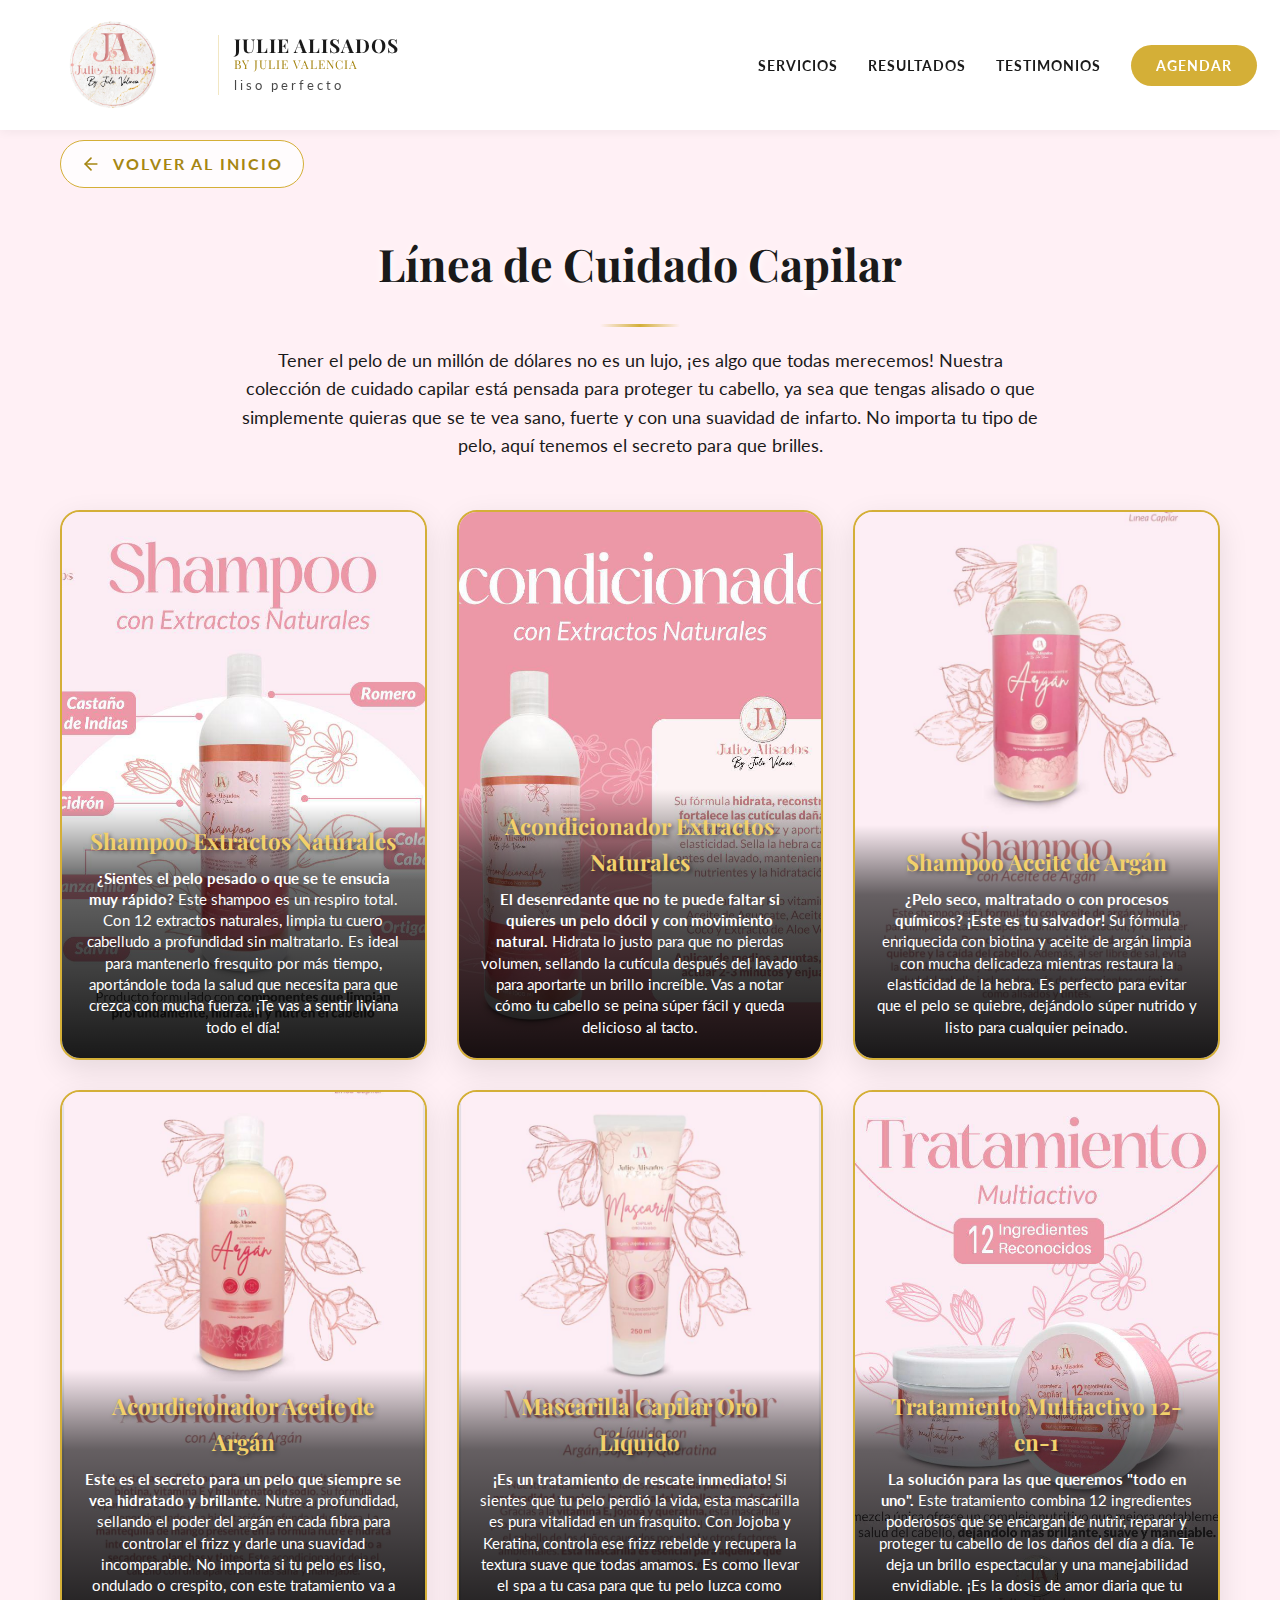
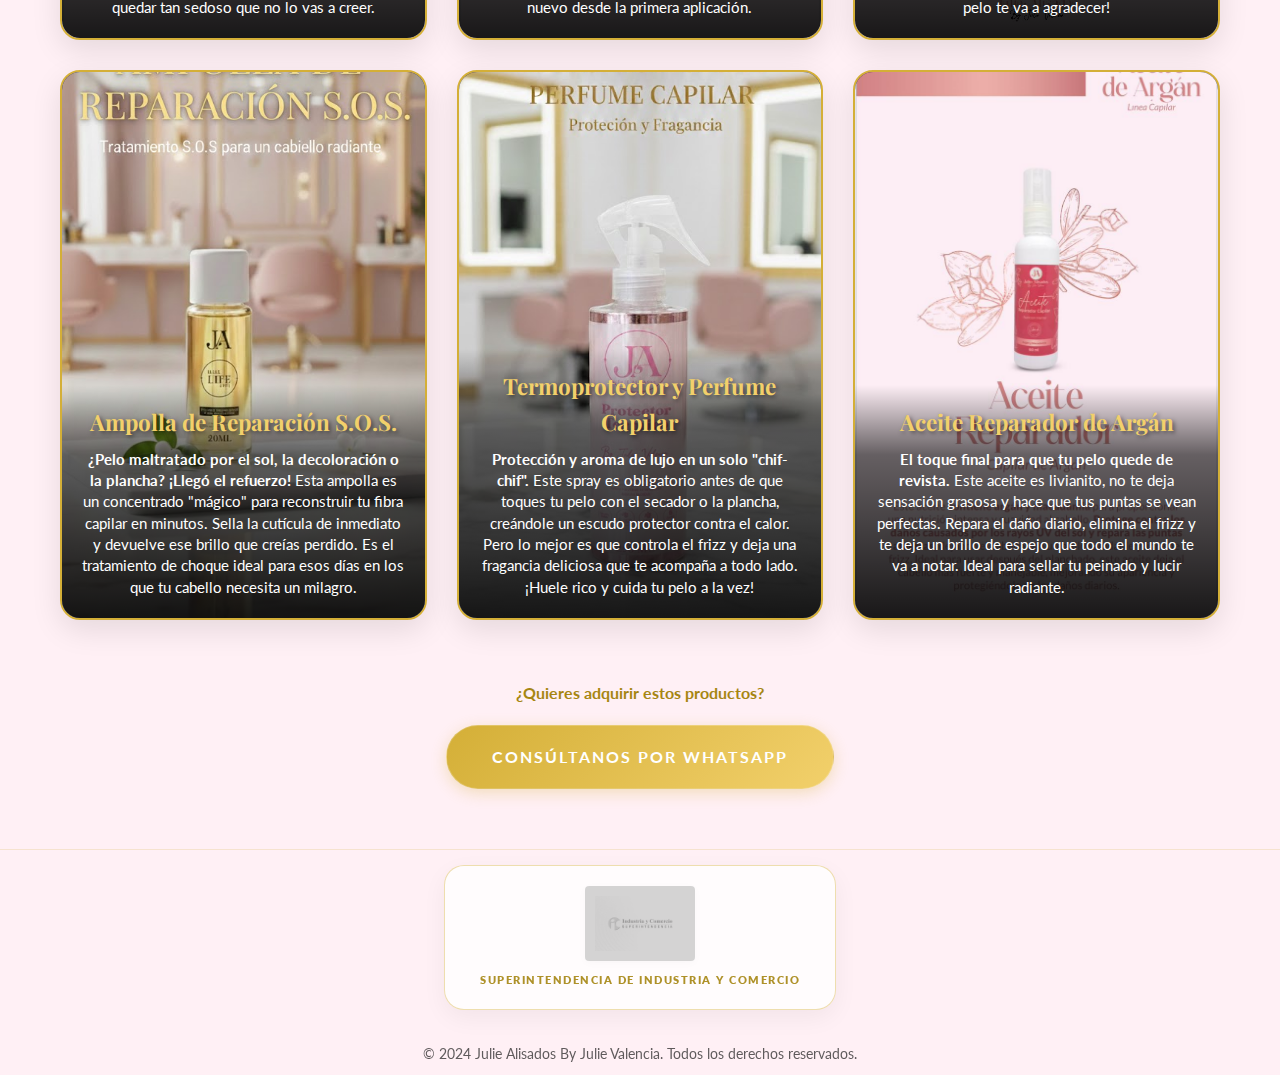
<file: linea-cuidado.html>
<!DOCTYPE html>
<html lang="es">

<head>
    <meta charset="UTF-8">
    <meta name="viewport" content="width=device-width, initial-scale=1.0">
    <link rel="icon" type="image/png" href="logo 1.png">
    <link rel="apple-touch-icon" href="logo 1.png">
    <meta name="description" content="Productos de cuidado capilar profesional Julie Alisados.">
    <!-- Metatags de Imagen -->
    <meta property="og:image" content="https://juliealisados.com/logo%201.png">
    <meta name="google-site-verification" content="jWDvmFZaIf2edq9obpK6RLJqt-ZG3Y25oqVUa__96fY" />
    <title>Línea de Cuidado Capilar | Julie Alisados</title>
    <link rel="preconnect" href="https://fonts.googleapis.com">
    <link rel="preconnect" href="https://fonts.gstatic.com" crossorigin>
    <link
        href="https://fonts.googleapis.com/css2?family=Playfair+Display:ital,wght@0,400;0,700;1,400&family=Lato:wght@300;400;700&display=swap"
        rel="stylesheet">
    <link rel="stylesheet" href="style.css">
    <style>
        .product-detail-section {
            padding: 140px 0 60px;
            background-color: var(--soft-cream);
            min-height: 100vh;
            position: relative;
            z-index: 1;
        }

        /* Títulos forzados para visibilidad */
        .product-detail-section .section-title {
            color: var(--dark-text) !important;
            text-shadow: 0 2px 10px rgba(255, 255, 255, 0.9);
            margin-bottom: 20px;
            font-size: 2.8rem;
        }

        .product-intro {
            text-align: center;
            max-width: 800px;
            margin: 0 auto 50px;
            color: var(--dark-text);
            font-size: 1.1rem;
            line-height: 1.6;
            font-weight: 400;
        }

        .product-grid {
            display: grid;
            grid-template-columns: repeat(auto-fit, minmax(320px, 1fr));
            gap: 30px;
            margin-top: 40px;
        }

        .product-card-large {
            background: transparent;
            border-radius: 20px;
            overflow: hidden;
            box-shadow: 0 10px 30px rgba(0, 0, 0, 0.1);
            border: 2px solid var(--gold);
            transition: all 0.4s ease;
            display: flex;
            flex-direction: column;
            cursor: pointer;
            position: relative;
            height: 550px;
            /* Altura de banner para que las imágenes se luzcan */
        }

        .product-card-large:hover {
            transform: translateY(-10px) scale(1.02);
            box-shadow: 0 20px 40px rgba(197, 160, 89, 0.3);
        }

        .product-image-container {
            width: 100%;
            height: 100%;
            overflow: hidden;
            background-color: #000;
        }

        .product-card-large img {
            width: 100%;
            height: 100%;
            object-fit: cover;
            /* Llena todo el espacio sin deformarse */
            display: block;
            transition: transform 0.8s ease;
        }

        .product-card-large:hover img {
            transform: scale(1.1);
        }

        .product-info {
            position: absolute;
            bottom: 0;
            left: 0;
            right: 0;
            padding: 20px;
            text-align: center;
            background: linear-gradient(to top, rgba(0, 0, 0, 0.9) 0%, rgba(0, 0, 0, 0.6) 70%, transparent 100%);
            border-top: none;
            color: #fff;
            transition: all 0.4s ease;
        }

        .product-info h3 {
            font-family: var(--font-heading);
            color: var(--gold-light) !important;
            font-size: 1.4rem;
            margin-bottom: 8px;
            text-shadow: 2px 2px 4px rgba(0, 0, 0, 0.5);
        }

        .product-info p {
            color: #ffffff;
            font-size: 0.95rem;
            line-height: 1.4;
            margin: 0;
            /* Ocultar descripción larga por defecto y mostrarla al pasar el mouse opcionalmente, 
               pero para posters a veces es mejor que sea corta */
        }

        .back-nav {
            margin-bottom: 40px;
        }

        .btn-back {
            display: inline-flex;
            align-items: center;
            gap: 12px;
            color: var(--gold-dark);
            text-decoration: none;
            font-weight: 700;
            text-transform: uppercase;
            letter-spacing: 2px;
            transition: all 0.3s ease;
            background: rgba(255, 255, 255, 0.8);
            padding: 10px 20px;
            border-radius: 50px;
            border: 1px solid var(--gold);
        }

        .btn-back:hover {
            color: var(--pearl-white);
            background: var(--gold);
            transform: translateX(-5px);
        }

        .btn-back svg {
            width: 20px;
            height: 20px;
        }

        @media (max-width: 768px) {
            .product-detail-section {
                padding-top: 120px;
            }

            .product-detail-section .section-title {
                font-size: 2rem;
            }

            .product-intro {
                font-size: 1rem;
                padding: 0 15px;
            }
        }

        /* Lightbox Modal */
        .modal {
            display: none;
            position: fixed;
            z-index: 2000;
            top: 0;
            left: 0;
            width: 100%;
            height: 100%;
            background-color: rgba(0, 0, 0, 0.9);
            backdrop-filter: blur(5px);
            justify-content: center;
            align-items: center;
            padding: 20px;
        }

        .modal-content {
            max-width: 90%;
            max-height: 90%;
            border: 2px solid var(--gold);
            border-radius: 10px;
            box-shadow: 0 0 30px rgba(212, 175, 55, 0.4);
        }

        .close-modal {
            position: absolute;
            top: 30px;
            right: 40px;
            color: #fff;
            font-size: 40px;
            font-weight: bold;
            cursor: pointer;
            transition: 0.3s;
        }

        .close-modal:hover {
            color: var(--gold);
            transform: scale(1.1);
        }
    </style>
</head>

<body>
    <header>
        <div class="header-container">
            <div class="header-brand">
                <a href="index.html" class="logo-link">
                    <img src="logo 1.png" alt="Julie Alisados Logo" class="logo-img">
                </a>
                <div class="header-titles">
                    <h1 class="header-title">JULIE ALISADOS <span>By Julie Valencia</span></h1>
                    <p class="header-subtitle">liso perfecto</p>
                </div>
            </div>

            <button class="hamburger" id="hamburger" aria-label="Abrir menú">
                <span></span>
                <span></span>
                <span></span>
            </button>

            <nav class="nav-menu" id="nav-menu">
                <ul>
                    <li><a href="index.html#servicios">Servicios</a></li>
                    <li><a href="index.html#resultados">Resultados</a></li>
                    <li><a href="index.html#testimonios">Testimonios</a></li>
                    <li><a href="https://wa.me/573043588180" class="btn-nav">Agendar</a></li>
                </ul>
            </nav>
        </div>
    </header>

    <div id="imageModal" class="modal">
        <span class="close-modal" id="closeModal">&times;</span>
        <img class="modal-content" id="imgFull">
    </div>

    <main class="product-detail-section">
        <div class="container">
            <div class="back-nav">
                <a href="index.html#cuidado-ja" class="btn-back">
                    <svg viewBox="0 0 24 24" fill="none" stroke="currentColor" stroke-width="2" stroke-linecap="round"
                        stroke-linejoin="round">
                        <line x1="19" y1="12" x2="5" y2="12"></line>
                        <polyline points="12 19 5 12 12 5"></polyline>
                    </svg>
                    Volver al Inicio
                </a>
            </div>

            <h2 class="section-title">Línea de Cuidado Capilar</h2>
            <p class="product-intro">
                Tener el pelo de un millón de dólares no es un lujo, ¡es algo que todas merecemos! Nuestra colección de
                cuidado capilar está pensada para proteger tu cabello, ya sea que tengas alisado o que simplemente
                quieras que se te vea sano, fuerte y con una suavidad de infarto. No importa tu tipo de pelo, aquí
                tenemos el secreto para que brilles.
            </p>

            <div class="product-grid">
                <!-- 1. SHAMPOO EXTRACTOS -->
                <div class="product-card-large" onclick="openModal('shampoo extractos.jpeg')">
                    <div class="product-image-container">
                        <img src="shampoo extractos.jpeg" alt="Shampoo Extractos Naturales">
                    </div>
                    <div class="product-info">
                        <h3>Shampoo Extractos Naturales</h3>
                        <p><strong>¿Sientes el pelo pesado o que se te ensucia muy rápido?</strong> Este shampoo es un
                            respiro total. Con 12 extractos naturales, limpia tu cuero cabelludo a profundidad sin
                            maltratarlo. Es ideal para mantenerlo fresquito por más tiempo, aportándole toda la salud
                            que necesita para que crezca con mucha fuerza. ¡Te vas a sentir liviana todo el día!</p>
                    </div>
                </div>

                <!-- 2. ACONDICIONADOR EXTRACTOS -->
                <div class="product-card-large" onclick="openModal('acondiconador extractos.jpeg')">
                    <div class="product-image-container">
                        <img src="acondiconador extractos.jpeg" alt="Acondicionador Extractos Naturales">
                    </div>
                    <div class="product-info">
                        <h3>Acondicionador Extractos Naturales</h3>
                        <p><strong>El desenredante que no te puede faltar si quieres un pelo dócil y con movimiento
                                natural.</strong> Hidrata lo justo para que no pierdas volumen, sellando la cutícula
                            después del lavado para aportarte un brillo increíble. Vas a notar cómo tu cabello se peina
                            súper fácil y queda delicioso al tacto.</p>
                    </div>
                </div>

                <!-- 3. SHAMPOO ARGÁN -->
                <div class="product-card-large" onclick="openModal('shampoo-argan.jpeg')">
                    <div class="product-image-container">
                        <img src="shampoo-argan.jpeg" alt="Shampoo Aceite de Argán">
                    </div>
                    <div class="product-info">
                        <h3>Shampoo Aceite de Argán</h3>
                        <p><strong>¿Pelo seco, maltratado o con procesos químicos? ¡Este es tu salvador!</strong> Su
                            fórmula enriquecida con biotina y aceite de argán limpia con mucha delicadeza mientras
                            restaura la elasticidad de la hebra. Es perfecto para evitar que el pelo se quiebre,
                            dejándolo súper nutrido y listo para cualquier peinado.</p>
                    </div>
                </div>

                <!-- 4. ACONDICIONADOR ARGÁN -->
                <div class="product-card-large" onclick="openModal('acondiconador argan.jpeg')">
                    <div class="product-image-container">
                        <img src="acondiconador argan.jpeg" alt="Acondicionador Aceite de Argán">
                    </div>
                    <div class="product-info">
                        <h3>Acondicionador Aceite de Argán</h3>
                        <p><strong>Este es el secreto para un pelo que siempre se vea hidratado y brillante.</strong>
                            Nutre a profundidad, sellando el poder del argán en cada fibra para controlar el frizz y
                            darle una suavidad incomparable. No importa si tu pelo es liso, ondulado o crespito, con
                            este tratamiento va a quedar tan sedoso que no lo vas a creer.</p>
                    </div>
                </div>

                <!-- 5. MASCARILLA ORO LÍQUIDO -->
                <div class="product-card-large" onclick="openModal('mascarilla-oro.jpeg')">
                    <div class="product-image-container">
                        <img src="mascarilla-oro.jpeg" alt="Mascarilla Capilar Oro Líquido">
                    </div>
                    <div class="product-info">
                        <h3>Mascarilla Capilar Oro Líquido</h3>
                        <p><strong>¡Es un tratamiento de rescate inmediato!</strong> Si sientes que tu pelo perdió la
                            vida, esta mascarilla es pura vitalidad en un frasquito. Con Jojoba y Keratina, controla ese
                            frizz rebelde y recupera la textura suave que todas amamos. Es como llevar el spa a tu casa
                            para que tu pelo luzca como nuevo desde la primera aplicación.</p>
                    </div>
                </div>

                <!-- 6. TRATAMIENTO MULTIACTIVO -->
                <div class="product-card-large" onclick="openModal('tratamiento-multiactivo.jpeg')">
                    <div class="product-image-container">
                        <img src="tratamiento-multiactivo.jpeg" alt="Tratamiento Multiactivo 12 Ingredientes">
                    </div>
                    <div class="product-info">
                        <h3>Tratamiento Multiactivo 12-en-1</h3>
                        <p><strong>La solución para las que queremos "todo en uno".</strong> Este tratamiento combina 12
                            ingredientes poderosos que se encargan de nutrir, reparar y proteger tu cabello de los daños
                            del día a día. Te deja un brillo espectacular y una manejabilidad envidiable. ¡Es la dosis
                            de amor diaria que tu pelo te va a agradecer!</p>
                    </div>
                </div>

                <!-- 7. AMPOLLA REPARACIÓN S.O.S. -->
                <div class="product-card-large" onclick="openModal('la ampolla.jpg')">
                    <div class="product-image-container">
                        <img src="la ampolla.jpg" alt="Ampolla de Reparación S.O.S.">
                    </div>
                    <div class="product-info">
                        <h3>Ampolla de Reparación S.O.S.</h3>
                        <p><strong>¿Pelo maltratado por el sol, la decoloración o la plancha? ¡Llegó el
                                refuerzo!</strong> Esta ampolla es un concentrado "mágico" para reconstruir tu fibra
                            capilar en minutos. Sella la cutícula de inmediato y devuelve ese brillo que creías perdido.
                            Es el tratamiento de choque ideal para esos días en los que tu cabello necesita un milagro.
                        </p>
                    </div>
                </div>

                <!-- 8. TERMOPROTECTOR Y PERFUME -->
                <div class="product-card-large" onclick="openModal('el termoprotector.jpg')">
                    <div class="product-image-container">
                        <img src="el termoprotector.jpg" alt="Termoprotector y Perfume Capilar">
                    </div>
                    <div class="product-info">
                        <h3>Termoprotector y Perfume Capilar</h3>
                        <p><strong>Protección y aroma de lujo en un solo "chif-chif".</strong> Este spray es obligatorio
                            antes de que toques tu pelo con el secador o la plancha, creándole un escudo protector
                            contra el calor. Pero lo mejor es que controla el frizz y deja una fragancia deliciosa que
                            te acompaña a todo lado. ¡Huele rico y cuida tu pelo a la vez!</p>
                    </div>
                </div>

                <!-- 9. ACEITE REPARADOR -->
                <div class="product-card-large" onclick="openModal('aceite-reparador.jpeg')">
                    <div class="product-image-container">
                        <img src="aceite-reparador.jpeg" alt="Aceite Reparador de Argán">
                    </div>
                    <div class="product-info">
                        <h3>Aceite Reparador de Argán</h3>
                        <p><strong>El toque final para que tu pelo quede de revista.</strong> Este aceite es livianito,
                            no te deja sensación grasosa y hace que tus puntas se vean perfectas. Repara el daño diario,
                            elimina el frizz y te deja un brillo de espejo que todo el mundo te va a notar. Ideal para
                            sellar tu peinado y lucir radiante.</p>
                    </div>
                </div>
            </div>

            <div style="margin-top: 60px; text-align: center;">
                <p style="color: var(--gold-dark); font-weight: 700; margin-bottom: 20px;">¿Quieres adquirir estos
                    productos?</p>
                <a href="https://wa.me/573043588180?text=Hola%20Julie%2C%20estoy%20interesada%20en%20adquirir%20los%20productos%20de%20la%20Línea%20de%20Cuidado%20Capilar"
                    class="btn-gold" target="_blank">Consúltanos por WhatsApp</a>
            </div>
        </div>
    </main>

    <footer>
        <div class="container footer-content">

            <div class="footer-sic">
                <a href="https://www.sic.gov.co" target="_blank" rel="noopener noreferrer">
                    <img src="logo sic.jpg" alt="Superintendencia de Industria y Comercio" class="sic-logo">
                </a>
                <p class="sic-text">Superintendencia de Industria y Comercio</p>
            </div>

            <p class="copyright">&copy; 2024 Julie Alisados By Julie Valencia. Todos los derechos reservados.</p>
        </div>
    </footer>

    <script>
        const hamburger = document.getElementById('hamburger');
        const navMenu = document.getElementById('nav-menu');

        hamburger.addEventListener('click', () => {
            hamburger.classList.toggle('active');
            navMenu.classList.toggle('active');
        });
    </script>
    <script>
        const modal = document.getElementById("imageModal");
        const modalImg = document.getElementById("imgFull");
        const span = document.getElementById("closeModal");

        function openModal(imgSrc) {
            modal.style.display = "flex";
            modalImg.src = imgSrc;
            document.body.style.overflow = "hidden"; // Bloquear scroll
        }

        span.onclick = function () {
            modal.style.display = "none";
            document.body.style.overflow = "auto";
        }

        window.onclick = function (event) {
            if (event.target == modal) {
                modal.style.display = "none";
                document.body.style.overflow = "auto";
            }
        }
    </script>
</body>

</html>
</file>
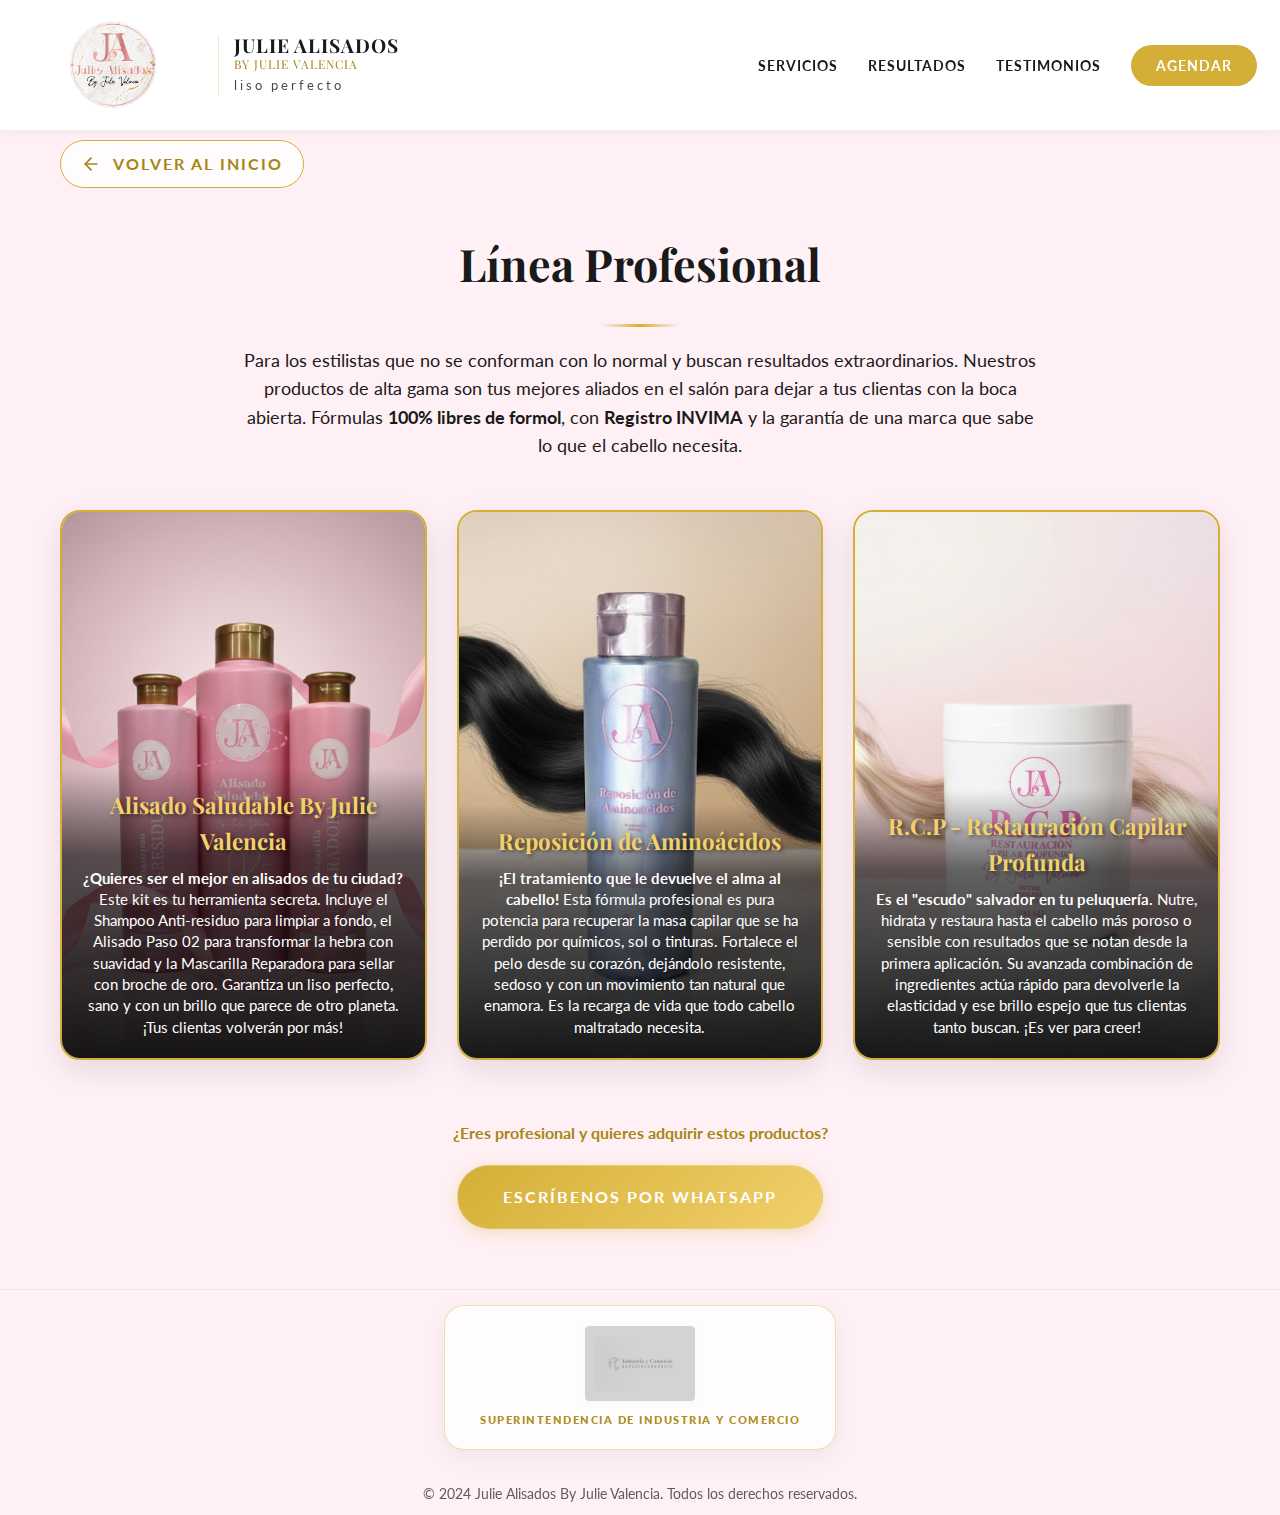
<file: linea-profesional.html>
<!DOCTYPE html>
<html lang="es">

<head>
    <meta charset="UTF-8">
    <link rel="icon" type="image/png" href="logo 1.png">
    <link rel="apple-touch-icon" href="logo 1.png">
    <!-- Metatags de Imagen -->
    <meta property="og:image" content="https://juliealisados.com/logo%201.png">
    <meta name="google-site-verification" content="jWDvmFZaIf2edq9obpK6RLJqt-ZG3Y25oqVUa__96fY" />
    <meta name="viewport" content="width=device-width, initial-scale=1.0">
    <title>Línea Profesional | Julie Alisados</title>
    <link rel="preconnect" href="https://fonts.googleapis.com">
    <link rel="preconnect" href="https://fonts.gstatic.com" crossorigin>
    <link
        href="https://fonts.googleapis.com/css2?family=Playfair+Display:ital,wght@0,400;0,700;1,400&family=Lato:wght@300;400;700&display=swap"
        rel="stylesheet">
    <link rel="stylesheet" href="style.css">
    <style>
        .product-detail-section {
            padding: 140px 0 60px;
            background-color: var(--soft-cream);
            min-height: 100vh;
            position: relative;
            z-index: 1;
        }

        .product-detail-section .section-title {
            color: var(--dark-text) !important;
            text-shadow: 0 2px 10px rgba(255, 255, 255, 0.9);
            margin-bottom: 20px;
            font-size: 2.8rem;
        }

        .product-intro {
            text-align: center;
            max-width: 800px;
            margin: 0 auto 50px;
            color: var(--dark-text);
            font-size: 1.1rem;
            line-height: 1.6;
            font-weight: 400;
        }

        .product-grid {
            display: grid;
            grid-template-columns: repeat(auto-fit, minmax(320px, 1fr));
            gap: 30px;
            margin-top: 40px;
        }

        .product-card-large {
            background: transparent;
            border-radius: 20px;
            overflow: hidden;
            box-shadow: 0 10px 30px rgba(0, 0, 0, 0.1);
            border: 2px solid var(--gold);
            transition: all 0.4s ease;
            display: flex;
            flex-direction: column;
            cursor: pointer;
            position: relative;
            height: 550px;
        }

        .product-card-large:hover {
            transform: translateY(-10px) scale(1.02);
            box-shadow: 0 20px 40px rgba(197, 160, 89, 0.3);
        }

        .product-image-container {
            width: 100%;
            height: 100%;
            overflow: hidden;
            background-color: #000;
        }

        .product-card-large img {
            width: 100%;
            height: 100%;
            object-fit: cover;
            display: block;
            transition: transform 0.8s ease;
        }

        .product-card-large:hover img {
            transform: scale(1.1);
        }

        .product-info {
            position: absolute;
            bottom: 0;
            left: 0;
            right: 0;
            padding: 20px;
            text-align: center;
            background: linear-gradient(to top, rgba(0, 0, 0, 0.9) 0%, rgba(0, 0, 0, 0.6) 70%, transparent 100%);
            color: #fff;
            transition: all 0.4s ease;
        }

        .product-info h3 {
            font-family: var(--font-heading);
            color: var(--gold-light) !important;
            font-size: 1.4rem;
            margin-bottom: 8px;
            text-shadow: 2px 2px 4px rgba(0, 0, 0, 0.5);
        }

        .product-info p {
            color: #ffffff;
            font-size: 0.95rem;
            line-height: 1.4;
            margin: 0;
        }

        .back-nav {
            margin-bottom: 40px;
        }

        .btn-back {
            display: inline-flex;
            align-items: center;
            gap: 12px;
            color: var(--gold-dark);
            text-decoration: none;
            font-weight: 700;
            text-transform: uppercase;
            letter-spacing: 2px;
            transition: all 0.3s ease;
            background: rgba(255, 255, 255, 0.8);
            padding: 10px 20px;
            border-radius: 50px;
            border: 1px solid var(--gold);
        }

        .btn-back:hover {
            color: var(--pearl-white);
            background: var(--gold);
            transform: translateX(-5px);
        }

        .btn-back svg {
            width: 20px;
            height: 20px;
        }

        @media (max-width: 768px) {
            .product-detail-section {
                padding-top: 120px;
            }

            .product-detail-section .section-title {
                font-size: 2rem;
            }

            .product-intro {
                font-size: 1rem;
                padding: 0 15px;
            }
        }

        /* Lightbox Modal */
        .modal {
            display: none;
            position: fixed;
            z-index: 2000;
            top: 0;
            left: 0;
            width: 100%;
            height: 100%;
            background-color: rgba(0, 0, 0, 0.9);
            backdrop-filter: blur(5px);
            justify-content: center;
            align-items: center;
            padding: 20px;
        }

        .modal-content {
            max-width: 90%;
            max-height: 90%;
            border: 2px solid var(--gold);
            border-radius: 10px;
            box-shadow: 0 0 30px rgba(212, 175, 55, 0.4);
        }

        .close-modal {
            position: absolute;
            top: 30px;
            right: 40px;
            color: #fff;
            font-size: 40px;
            font-weight: bold;
            cursor: pointer;
            transition: 0.3s;
        }

        .close-modal:hover {
            color: var(--gold);
            transform: scale(1.1);
        }
    </style>
</head>

<body>
    <header>
        <div class="header-container">
            <div class="header-brand">
                <a href="index.html" class="logo-link">
                    <img src="logo 1.png" alt="Julie Alisados Logo" class="logo-img">
                </a>
                <div class="header-titles">
                    <h1 class="header-title">JULIE ALISADOS <span>By Julie Valencia</span></h1>
                    <p class="header-subtitle">liso perfecto</p>
                </div>
            </div>

            <button class="hamburger" id="hamburger" aria-label="Abrir menú">
                <span></span>
                <span></span>
                <span></span>
            </button>

            <nav class="nav-menu" id="nav-menu">
                <ul>
                    <li><a href="index.html#servicios">Servicios</a></li>
                    <li><a href="index.html#resultados">Resultados</a></li>
                    <li><a href="index.html#testimonios">Testimonios</a></li>
                    <li><a href="https://wa.me/573043588180" class="btn-nav">Agendar</a></li>
                </ul>
            </nav>
        </div>
    </header>

    <div id="imageModal" class="modal">
        <span class="close-modal" id="closeModal">&times;</span>
        <img class="modal-content" id="imgFull">
    </div>

    <main class="product-detail-section">
        <div class="container">
            <div class="back-nav">
                <a href="index.html#cuidado-ja" class="btn-back">
                    <svg viewBox="0 0 24 24" fill="none" stroke="currentColor" stroke-width="2" stroke-linecap="round"
                        stroke-linejoin="round">
                        <line x1="19" y1="12" x2="5" y2="12"></line>
                        <polyline points="12 19 5 12 12 5"></polyline>
                    </svg>
                    Volver al Inicio
                </a>
            </div>

            <h2 class="section-title">Línea Profesional</h2>
            <p class="product-intro">
                Para los estilistas que no se conforman con lo normal y buscan resultados extraordinarios. Nuestros
                productos de alta gama son tus mejores aliados en el salón para dejar a tus clientas con la boca
                abierta. Fórmulas <strong>100% libres de formol</strong>, con <strong>Registro INVIMA</strong> y la
                garantía de una marca que sabe lo que el cabello necesita.
            </p>

            <div class="product-grid">
                <!-- 1. ALISADO SALUDABLE -->
                <div class="product-card-large" onclick="openModal('alisado-saludable-pro.jpg')">
                    <div class="product-image-container">
                        <img src="alisado-saludable-pro.jpg" alt="Alisado Saludable By Julie Valencia">
                    </div>
                    <div class="product-info">
                        <h3>Alisado Saludable By Julie Valencia</h3>
                        <p><strong>¿Quieres ser el mejor en alisados de tu ciudad?</strong> Este kit es tu herramienta
                            secreta. Incluye el Shampoo Anti-residuo para limpiar a fondo, el Alisado Paso 02 para
                            transformar la hebra con suavidad y la Mascarilla Reparadora para sellar con broche de oro.
                            Garantiza un liso perfecto, sano y con un brillo que parece de otro planeta. ¡Tus clientas
                            volverán por más!</p>
                    </div>
                </div>

                <!-- 2. REPOSICIÓN DE AMINOÁCIDOS -->
                <div class="product-card-large" onclick="openModal('reposicion-aminoacidos.jpg')">
                    <div class="product-image-container">
                        <img src="reposicion-aminoacidos.jpg" alt="Reposición de Aminoácidos">
                    </div>
                    <div class="product-info">
                        <h3>Reposición de Aminoácidos</h3>
                        <p><strong>¡El tratamiento que le devuelve el alma al cabello!</strong> Esta fórmula profesional
                            es pura potencia para recuperar la masa capilar que se ha perdido por químicos, sol o
                            tinturas. Fortalece el pelo desde su corazón, dejándolo resistente, sedoso y con un
                            movimiento tan natural que enamora. Es la recarga de vida que todo cabello maltratado
                            necesita.</p>
                    </div>
                </div>

                <!-- 3. R.C.P RESTAURACIÓN CAPILAR PROFUNDA -->
                <div class="product-card-large" onclick="openModal('rcp-restauracion.jpg')">
                    <div class="product-image-container">
                        <img src="rcp-restauracion.jpg" alt="R.C.P Restauración Capilar Profunda">
                    </div>
                    <div class="product-info">
                        <h3>R.C.P - Restauración Capilar Profunda</h3>
                        <p><strong>Es el "escudo" salvador en tu peluquería.</strong> Nutre, hidrata y restaura hasta el
                            cabello más poroso o sensible con resultados que se notan desde la primera aplicación. Su
                            avanzada combinación de ingredientes actúa rápido para devolverle la elasticidad y ese
                            brillo espejo que tus clientas tanto buscan. ¡Es ver para creer!</p>
                    </div>
                </div>
            </div>

            <div style="margin-top: 60px; text-align: center;">
                <p style="color: var(--gold-dark); font-weight: 700; margin-bottom: 20px;">¿Eres profesional y quieres
                    adquirir estos productos?</p>
                <a href="https://wa.me/573043588180?text=Hola%20Julie%2C%20soy%20profesional%20y%20estoy%20interesada%20en%20adquirir%20los%20productos%20de%20la%20Línea%20Profesional"
                    class="btn-gold" target="_blank">Escríbenos por WhatsApp</a>
            </div>
        </div>
    </main>

    <footer>
        <div class="container footer-content">
            <div class="footer-sic">
                <a href="https://www.sic.gov.co" target="_blank" rel="noopener noreferrer">
                    <img src="logo sic.jpg" alt="Superintendencia de Industria y Comercio" class="sic-logo">
                </a>
                <p class="sic-text">Superintendencia de Industria y Comercio</p>
            </div>
            <p class="copyright">&copy; 2024 Julie Alisados By Julie Valencia. Todos los derechos reservados.</p>
        </div>
    </footer>

    <script>
        const hamburger = document.getElementById('hamburger');
        const navMenu = document.getElementById('nav-menu');

        hamburger.addEventListener('click', () => {
            hamburger.classList.toggle('active');
            navMenu.classList.toggle('active');
        });

        const modal = document.getElementById("imageModal");
        const modalImg = document.getElementById("imgFull");
        const span = document.getElementById("closeModal");

        function openModal(imgSrc) {
            modal.style.display = "flex";
            modalImg.src = imgSrc;
            document.body.style.overflow = "hidden";
        }

        span.onclick = function () {
            modal.style.display = "none";
            document.body.style.overflow = "auto";
        }

        window.onclick = function (event) {
            if (event.target == modal) {
                modal.style.display = "none";
                document.body.style.overflow = "auto";
            }
        }
    </script>
</body>

</html>
</file>
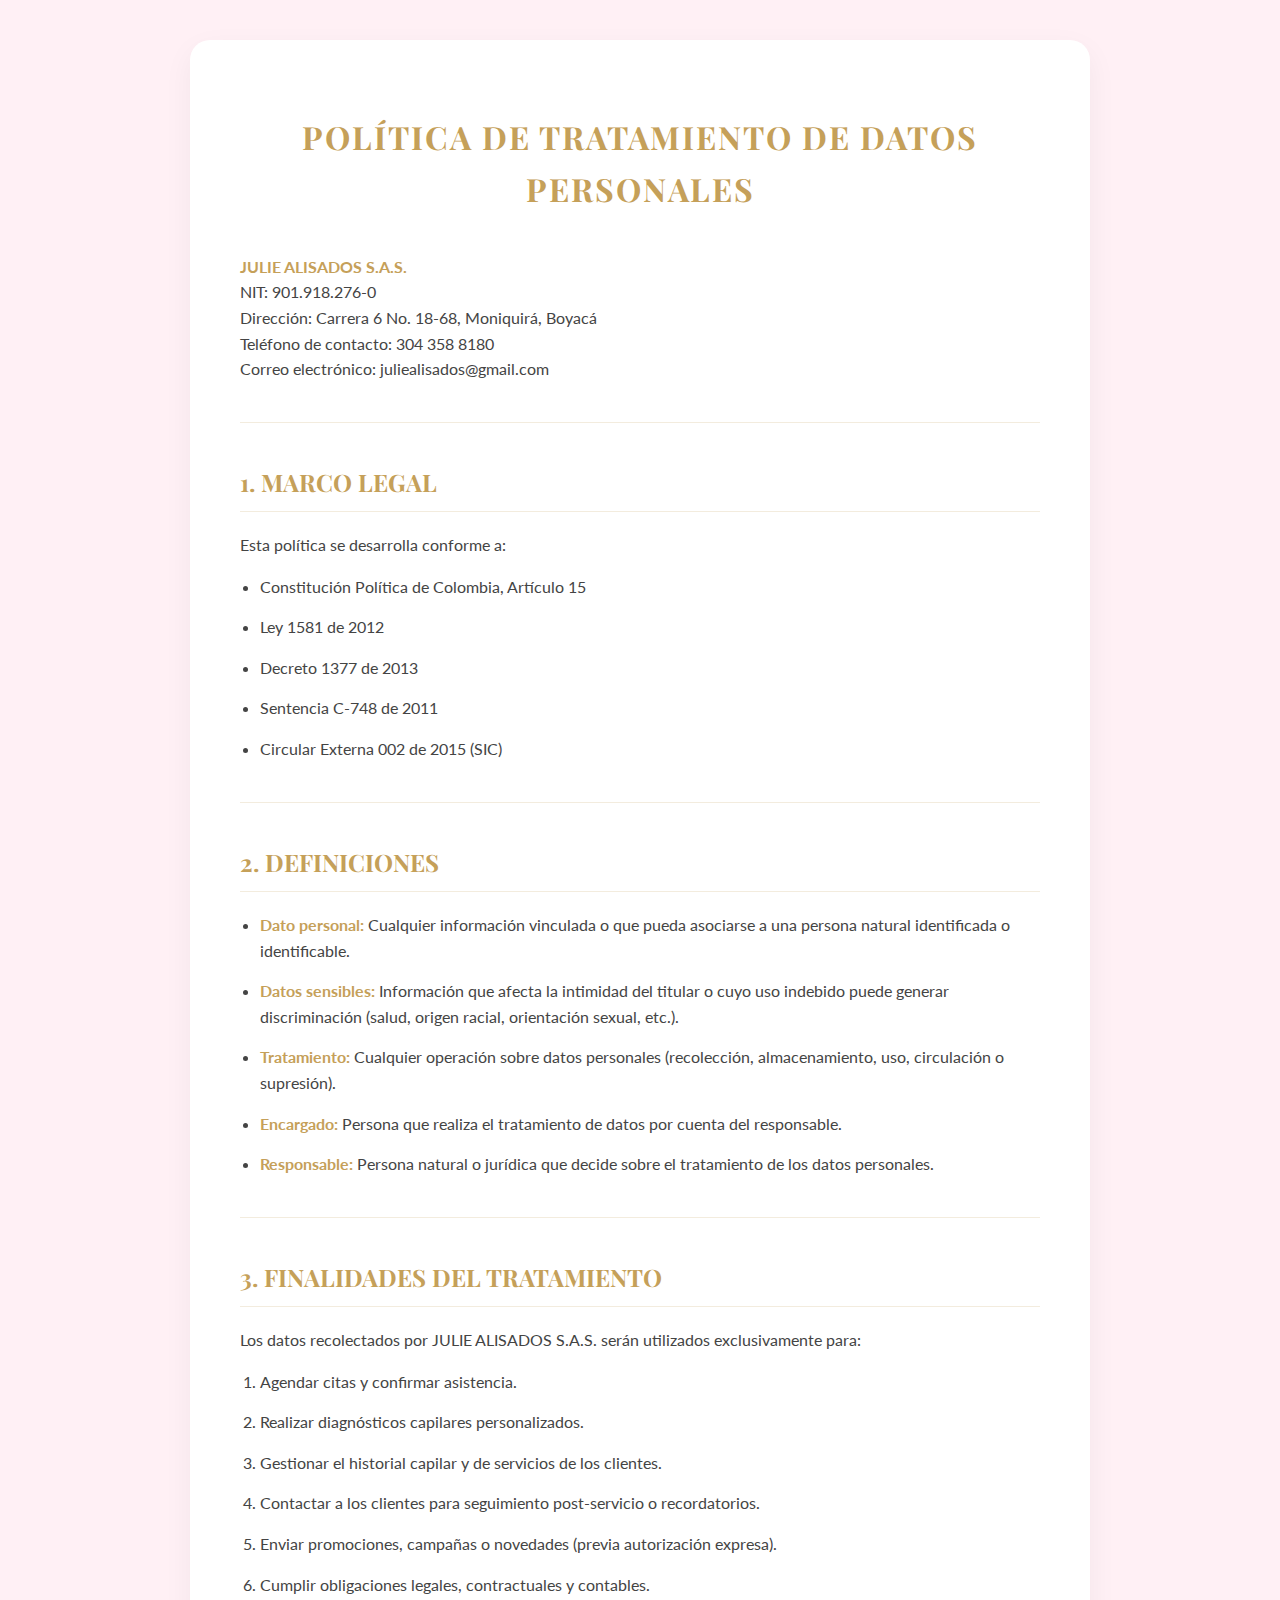
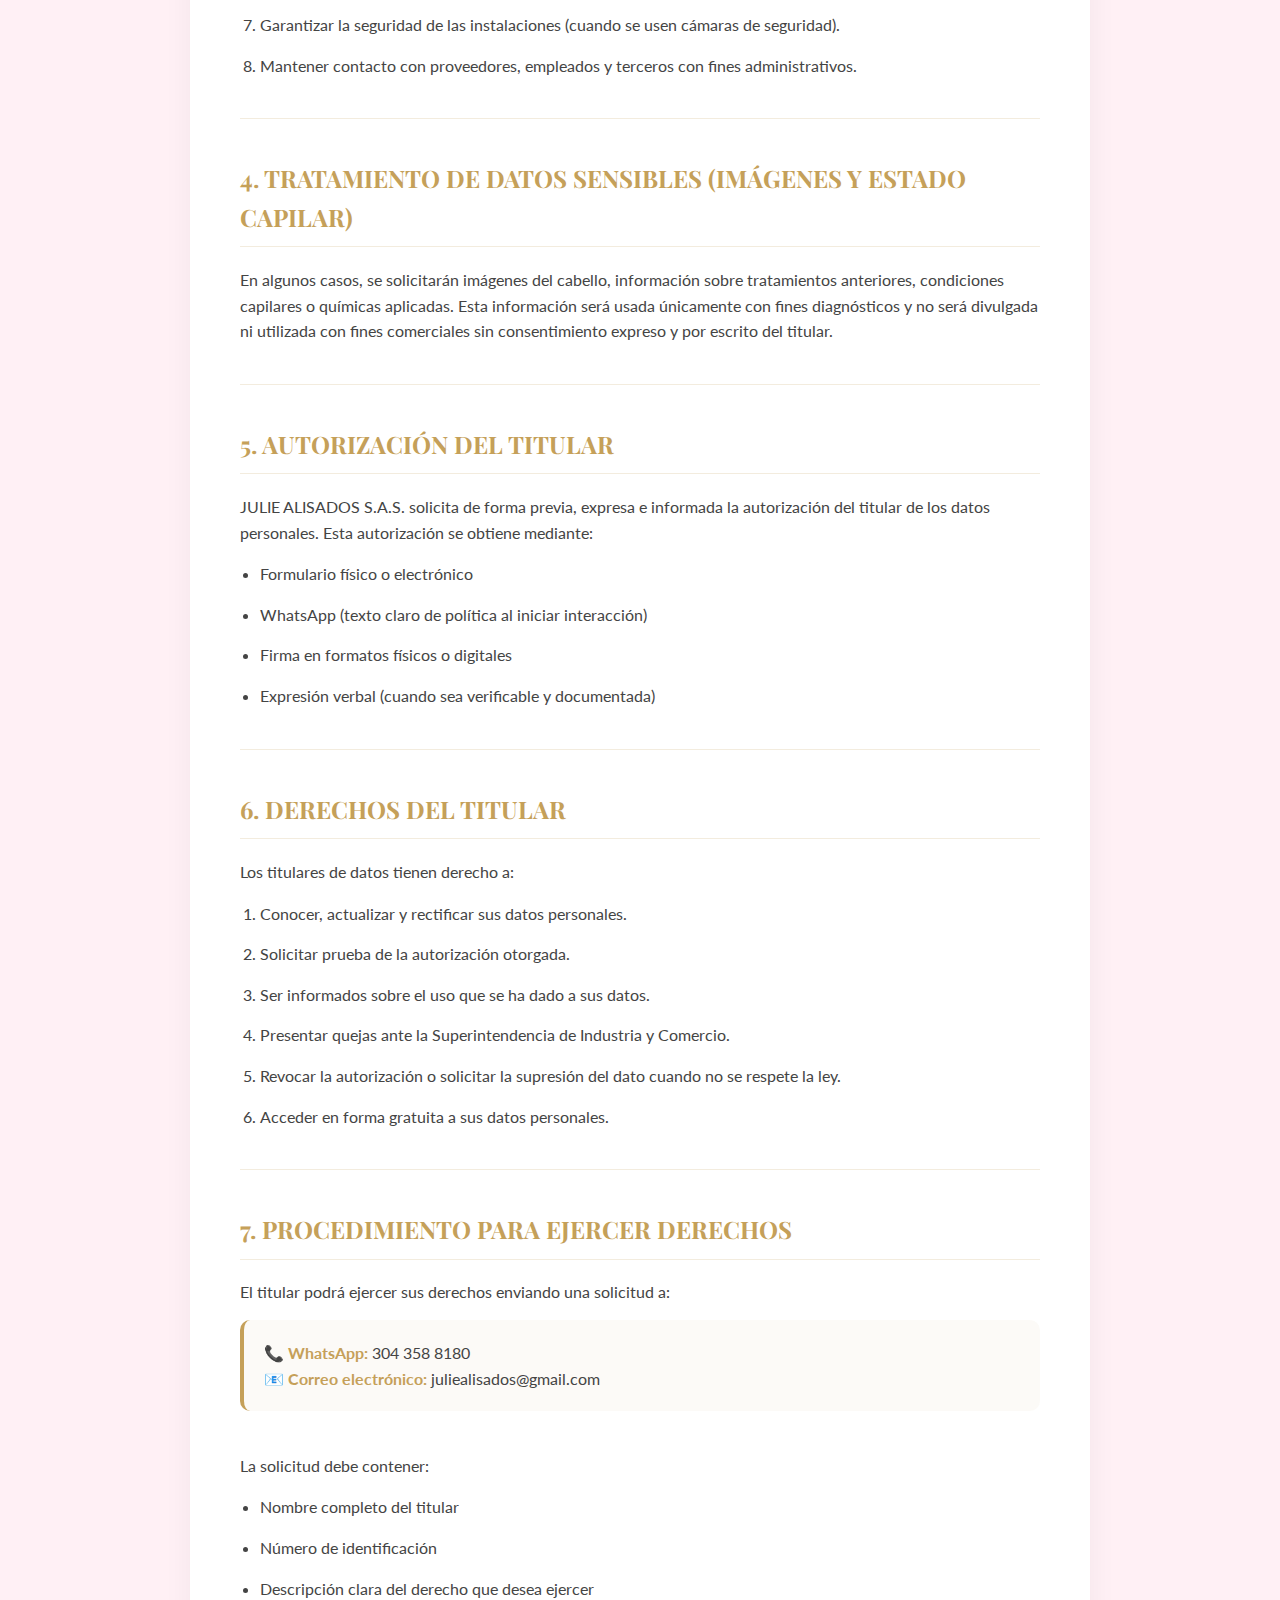
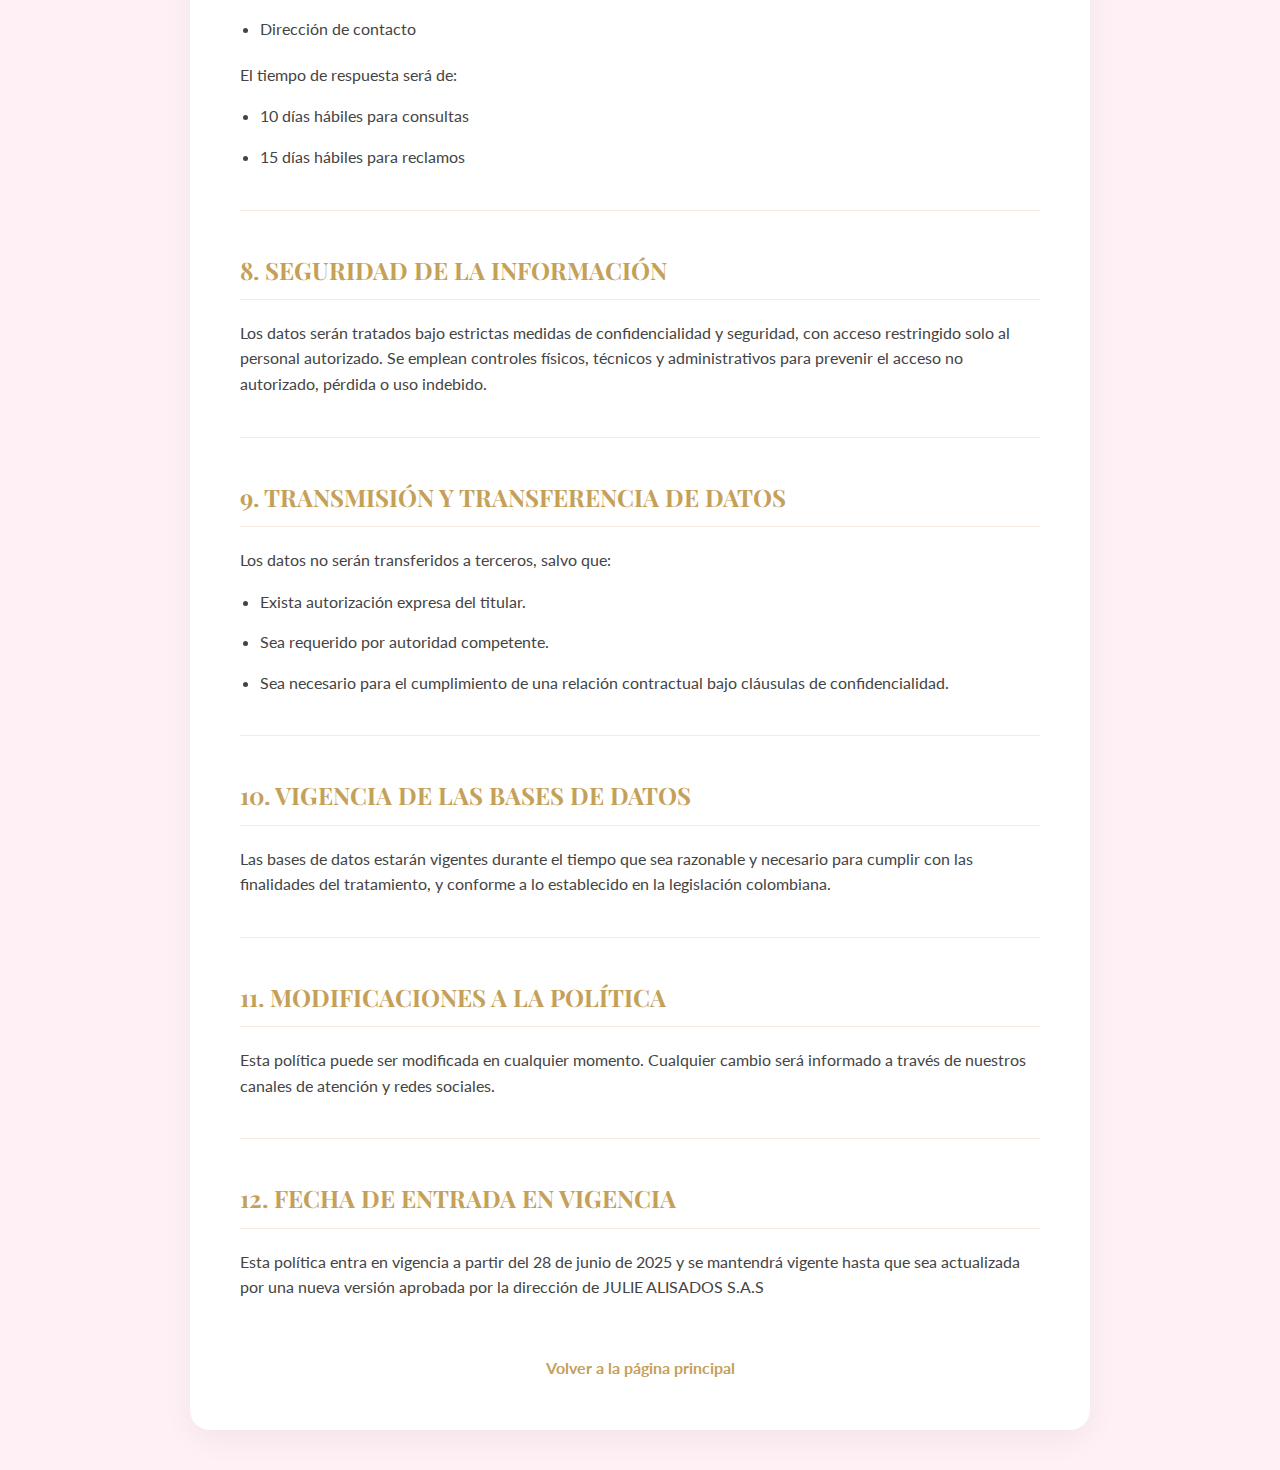
<file: politica-datos.html>
<!DOCTYPE html>
<html lang="es">

<head>
    <meta charset="UTF-8">
    <meta name="viewport" content="width=device-width, initial-scale=1.0">
    <title>Política de Tratamiento de Datos Personales | Julie Alisados</title>
    <link rel="preconnect" href="https://fonts.googleapis.com">
    <link rel="preconnect" href="https://fonts.gstatic.com" crossorigin>
    <link
        href="https://fonts.googleapis.com/css2?family=Playfair+Display:wght@700&family=Lato:wght@400;700&display=swap"
        rel="stylesheet">
    <style>
        :root {
            --light-pink: #FFF0F5;
            --dark-grey: #444444;
            --gold: #C5A059;
            --font-heading: 'Playfair Display', serif;
            --font-body: 'Lato', sans-serif;
        }

        body {
            background-color: var(--light-pink);
            color: var(--dark-grey);
            font-family: var(--font-body);
            line-height: 1.6;
            margin: 0;
            padding: 40px 20px;
        }

        .container {
            max-width: 800px;
            margin: 0 auto;
            background: white;
            padding: 50px;
            border-radius: 20px;
            box-shadow: 0 10px 30px rgba(0, 0, 0, 0.05);
        }

        h1 {
            font-family: var(--font-heading);
            color: var(--gold);
            text-align: center;
            font-size: 2rem;
            margin-bottom: 40px;
            text-transform: uppercase;
            letter-spacing: 2px;
        }

        h2 {
            font-family: var(--font-heading);
            color: var(--gold);
            font-size: 1.5rem;
            margin-top: 35px;
            border-bottom: 1px solid rgba(197, 160, 89, 0.2);
            padding-bottom: 10px;
        }

        p,
        li {
            margin-bottom: 15px;
        }

        ul,
        ol {
            margin-bottom: 20px;
            padding-left: 20px;
        }

        strong {
            color: var(--gold);
            font-weight: 700;
        }

        hr {
            border: 0;
            border-top: 1px solid rgba(197, 160, 89, 0.2);
            margin: 40px 0;
        }

        .back-link {
            display: inline-block;
            margin-top: 40px;
            color: var(--gold);
            text-decoration: none;
            font-weight: 700;
            transition: opacity 0.3s;
        }

        .back-link:hover {
            opacity: 0.7;
        }

        .contact-info {
            background: rgba(197, 160, 89, 0.05);
            padding: 20px;
            border-radius: 10px;
            border-left: 4px solid var(--gold);
        }

        @media (max-width: 600px) {
            body {
                padding: 20px 10px;
            }

            .container {
                padding: 25px;
            }

            h1 {
                font-size: 1.5rem;
            }

            h2 {
                font-size: 1.25rem;
            }
        }
    </style>
    <!-- Google tag (gtag.js) -->
    <script async src="https://www.googletagmanager.com/gtag/js?id=AW-17986280702"></script>
    <script>
      window.dataLayer = window.dataLayer || [];
      function gtag(){dataLayer.push(arguments);}
      gtag('js', new Date());

      gtag('config', 'AW-17986280702');
    </script>
    <!-- Event snippet for WhatsApp Contact conversion page -->
    <script>
      function gtag_report_conversion(url) {
        var callback = function () {
          if (typeof(url) != 'undefined') {
            window.location = url;
          }
        };
        gtag('event', 'conversion', {
            'send_to': 'AW-17986280702/NpjPCLC27J0cEP65w4BD',
            'event_callback': callback
        });
        return false;
      }
    </script>
</head>

<body>
    <div class="container">
        <h1>POLÍTICA DE TRATAMIENTO DE DATOS PERSONALES</h1>

        <p><strong>JULIE ALISADOS S.A.S.</strong><br>
            NIT: 901.918.276-0<br>
            Dirección: Carrera 6 No. 18-68, Moniquirá, Boyacá<br>
            Teléfono de contacto: 304 358 8180<br>
            Correo electrónico: juliealisados@gmail.com</p>

        <hr>

        <h2>1. MARCO LEGAL</h2>
        <p>Esta política se desarrolla conforme a:</p>
        <ul>
            <li>Constitución Política de Colombia, Artículo 15</li>
            <li>Ley 1581 de 2012</li>
            <li>Decreto 1377 de 2013</li>
            <li>Sentencia C-748 de 2011</li>
            <li>Circular Externa 002 de 2015 (SIC)</li>
        </ul>

        <hr>

        <h2>2. DEFINICIONES</h2>
        <ul>
            <li><strong>Dato personal:</strong> Cualquier información vinculada o que pueda asociarse a una persona
                natural identificada o identificable.</li>
            <li><strong>Datos sensibles:</strong> Información que afecta la intimidad del titular o cuyo uso indebido
                puede generar discriminación (salud, origen racial, orientación sexual, etc.).</li>
            <li><strong>Tratamiento:</strong> Cualquier operación sobre datos personales (recolección, almacenamiento,
                uso, circulación o supresión).</li>
            <li><strong>Encargado:</strong> Persona que realiza el tratamiento de datos por cuenta del responsable.</li>
            <li><strong>Responsable:</strong> Persona natural o jurídica que decide sobre el tratamiento de los datos
                personales.</li>
        </ul>

        <hr>

        <h2>3. FINALIDADES DEL TRATAMIENTO</h2>
        <p>Los datos recolectados por JULIE ALISADOS S.A.S. serán utilizados exclusivamente para:</p>
        <ol>
            <li>Agendar citas y confirmar asistencia.</li>
            <li>Realizar diagnósticos capilares personalizados.</li>
            <li>Gestionar el historial capilar y de servicios de los clientes.</li>
            <li>Contactar a los clientes para seguimiento post-servicio o recordatorios.</li>
            <li>Enviar promociones, campañas o novedades (previa autorización expresa).</li>
            <li>Cumplir obligaciones legales, contractuales y contables.</li>
            <li>Garantizar la seguridad de las instalaciones (cuando se usen cámaras de seguridad).</li>
            <li>Mantener contacto con proveedores, empleados y terceros con fines administrativos.</li>
        </ol>

        <hr>

        <h2>4. TRATAMIENTO DE DATOS SENSIBLES (IMÁGENES Y ESTADO CAPILAR)</h2>
        <p>En algunos casos, se solicitarán imágenes del cabello, información sobre tratamientos anteriores, condiciones
            capilares o químicas aplicadas. Esta información será usada únicamente con fines diagnósticos y no será
            divulgada ni utilizada con fines comerciales sin consentimiento expreso y por escrito del titular.</p>

        <hr>

        <h2>5. AUTORIZACIÓN DEL TITULAR</h2>
        <p>JULIE ALISADOS S.A.S. solicita de forma previa, expresa e informada la autorización del titular de los datos
            personales. Esta autorización se obtiene mediante:</p>
        <ul>
            <li>Formulario físico o electrónico</li>
            <li>WhatsApp (texto claro de política al iniciar interacción)</li>
            <li>Firma en formatos físicos o digitales</li>
            <li>Expresión verbal (cuando sea verificable y documentada)</li>
        </ul>

        <hr>

        <h2>6. DERECHOS DEL TITULAR</h2>
        <p>Los titulares de datos tienen derecho a:</p>
        <ol>
            <li>Conocer, actualizar y rectificar sus datos personales.</li>
            <li>Solicitar prueba de la autorización otorgada.</li>
            <li>Ser informados sobre el uso que se ha dado a sus datos.</li>
            <li>Presentar quejas ante la Superintendencia de Industria y Comercio.</li>
            <li>Revocar la autorización o solicitar la supresión del dato cuando no se respete la ley.</li>
            <li>Acceder en forma gratuita a sus datos personales.</li>
        </ol>

        <hr>

        <h2>7. PROCEDIMIENTO PARA EJERCER DERECHOS</h2>
        <p>El titular podrá ejercer sus derechos enviando una solicitud a:</p>
        <div class="contact-info">
            📞 <strong>WhatsApp:</strong> 304 358 8180<br>
            📧 <strong>Correo electrónico:</strong> juliealisados@gmail.com
        </div>
        <p><br>La solicitud debe contener:</p>
        <ul>
            <li>Nombre completo del titular</li>
            <li>Número de identificación</li>
            <li>Descripción clara del derecho que desea ejercer</li>
            <li>Dirección de contacto</li>
        </ul>
        <p>El tiempo de respuesta será de:</p>
        <ul>
            <li>10 días hábiles para consultas</li>
            <li>15 días hábiles para reclamos</li>
        </ul>

        <hr>

        <h2>8. SEGURIDAD DE LA INFORMACIÓN</h2>
        <p>Los datos serán tratados bajo estrictas medidas de confidencialidad y seguridad, con acceso restringido solo
            al personal autorizado. Se emplean controles físicos, técnicos y administrativos para prevenir el acceso no
            autorizado, pérdida o uso indebido.</p>

        <hr>

        <h2>9. TRANSMISIÓN Y TRANSFERENCIA DE DATOS</h2>
        <p>Los datos no serán transferidos a terceros, salvo que:</p>
        <ul>
            <li>Exista autorización expresa del titular.</li>
            <li>Sea requerido por autoridad competente.</li>
            <li>Sea necesario para el cumplimiento de una relación contractual bajo cláusulas de confidencialidad.</li>
        </ul>

        <hr>

        <h2>10. VIGENCIA DE LAS BASES DE DATOS</h2>
        <p>Las bases de datos estarán vigentes durante el tiempo que sea razonable y necesario para cumplir con las
            finalidades del tratamiento, y conforme a lo establecido en la legislación colombiana.</p>

        <hr>

        <h2>11. MODIFICACIONES A LA POLÍTICA</h2>
        <p>Esta política puede ser modificada en cualquier momento. Cualquier cambio será informado a través de nuestros
            canales de atención y redes sociales.</p>

        <hr>

        <h2>12. FECHA DE ENTRADA EN VIGENCIA</h2>
        <p>Esta política entra en vigencia a partir del 28 de junio de 2025 y se mantendrá vigente hasta que sea
            actualizada por una nueva versión aprobada por la dirección de JULIE ALISADOS S.A.S</p>

        <center><a href="index.html" class="back-link">Volver a la página principal</a></center>
    </div>
</body>

</html>
</file>
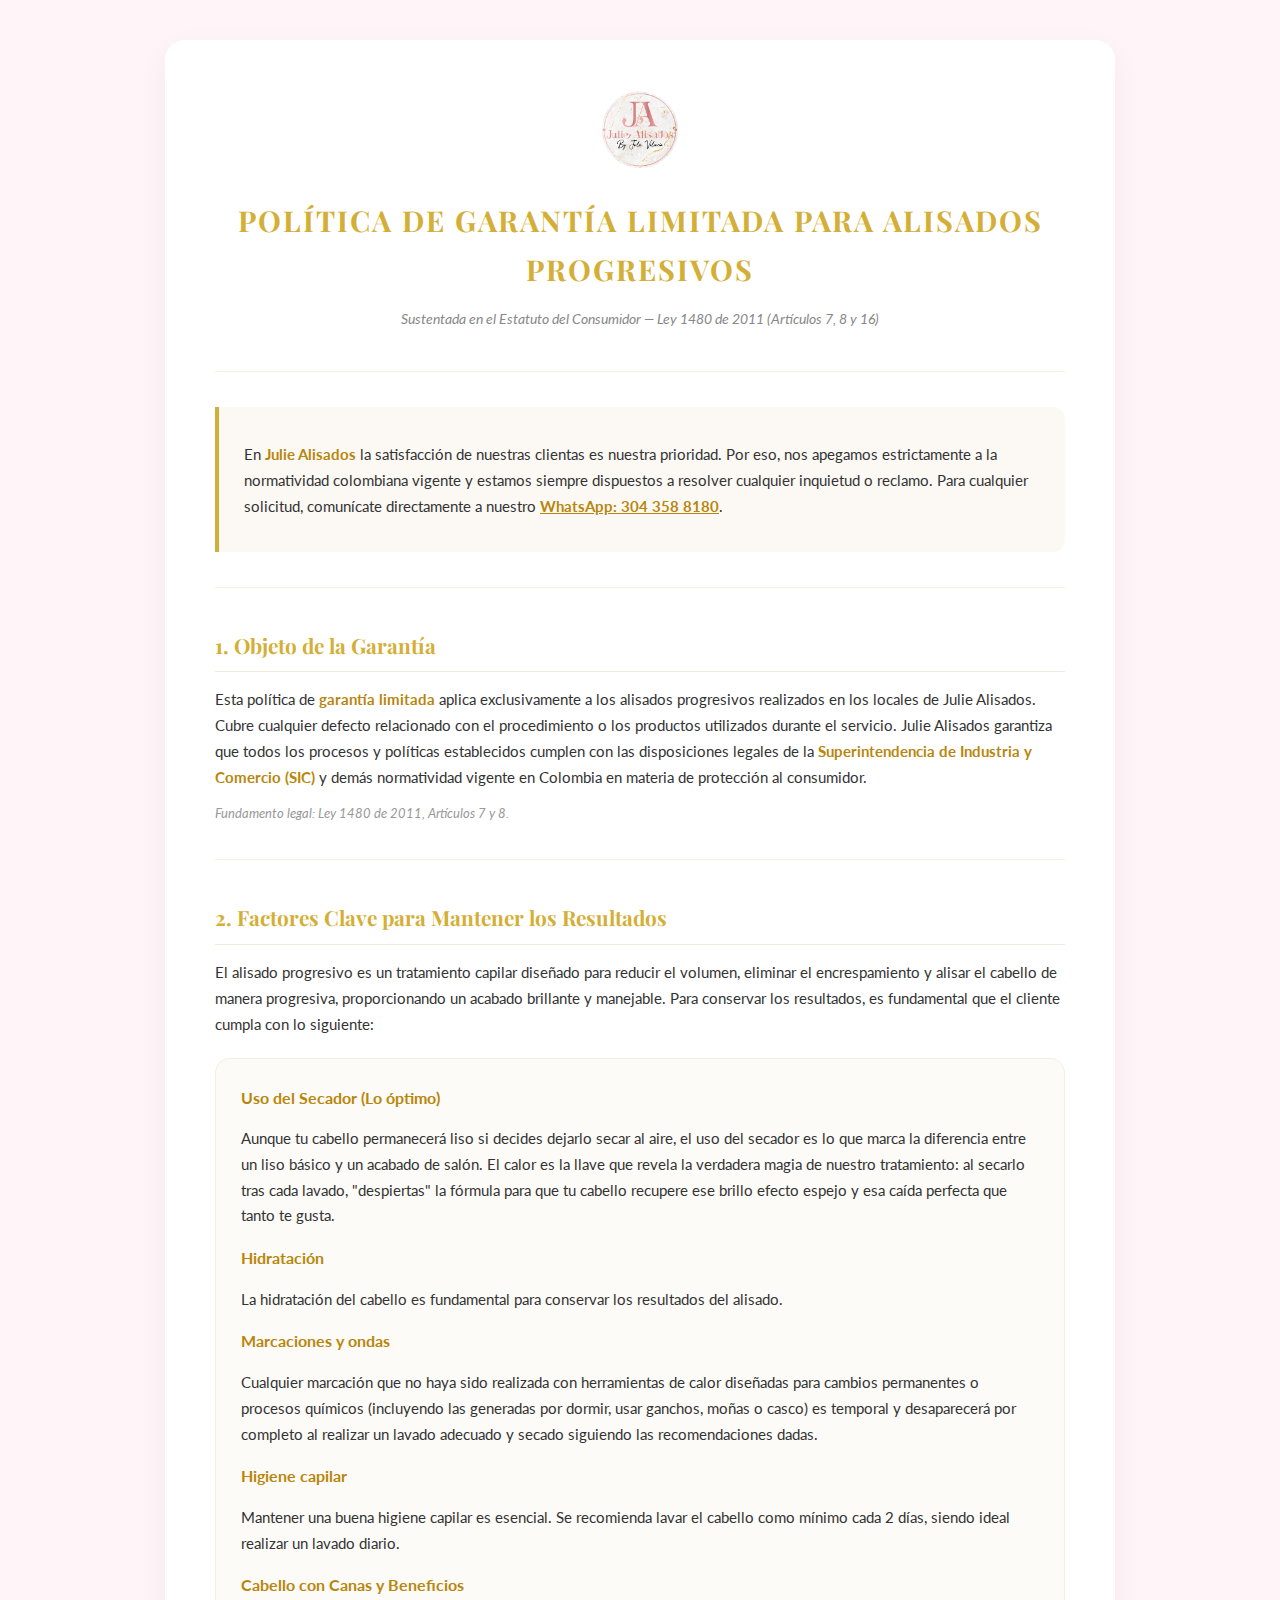
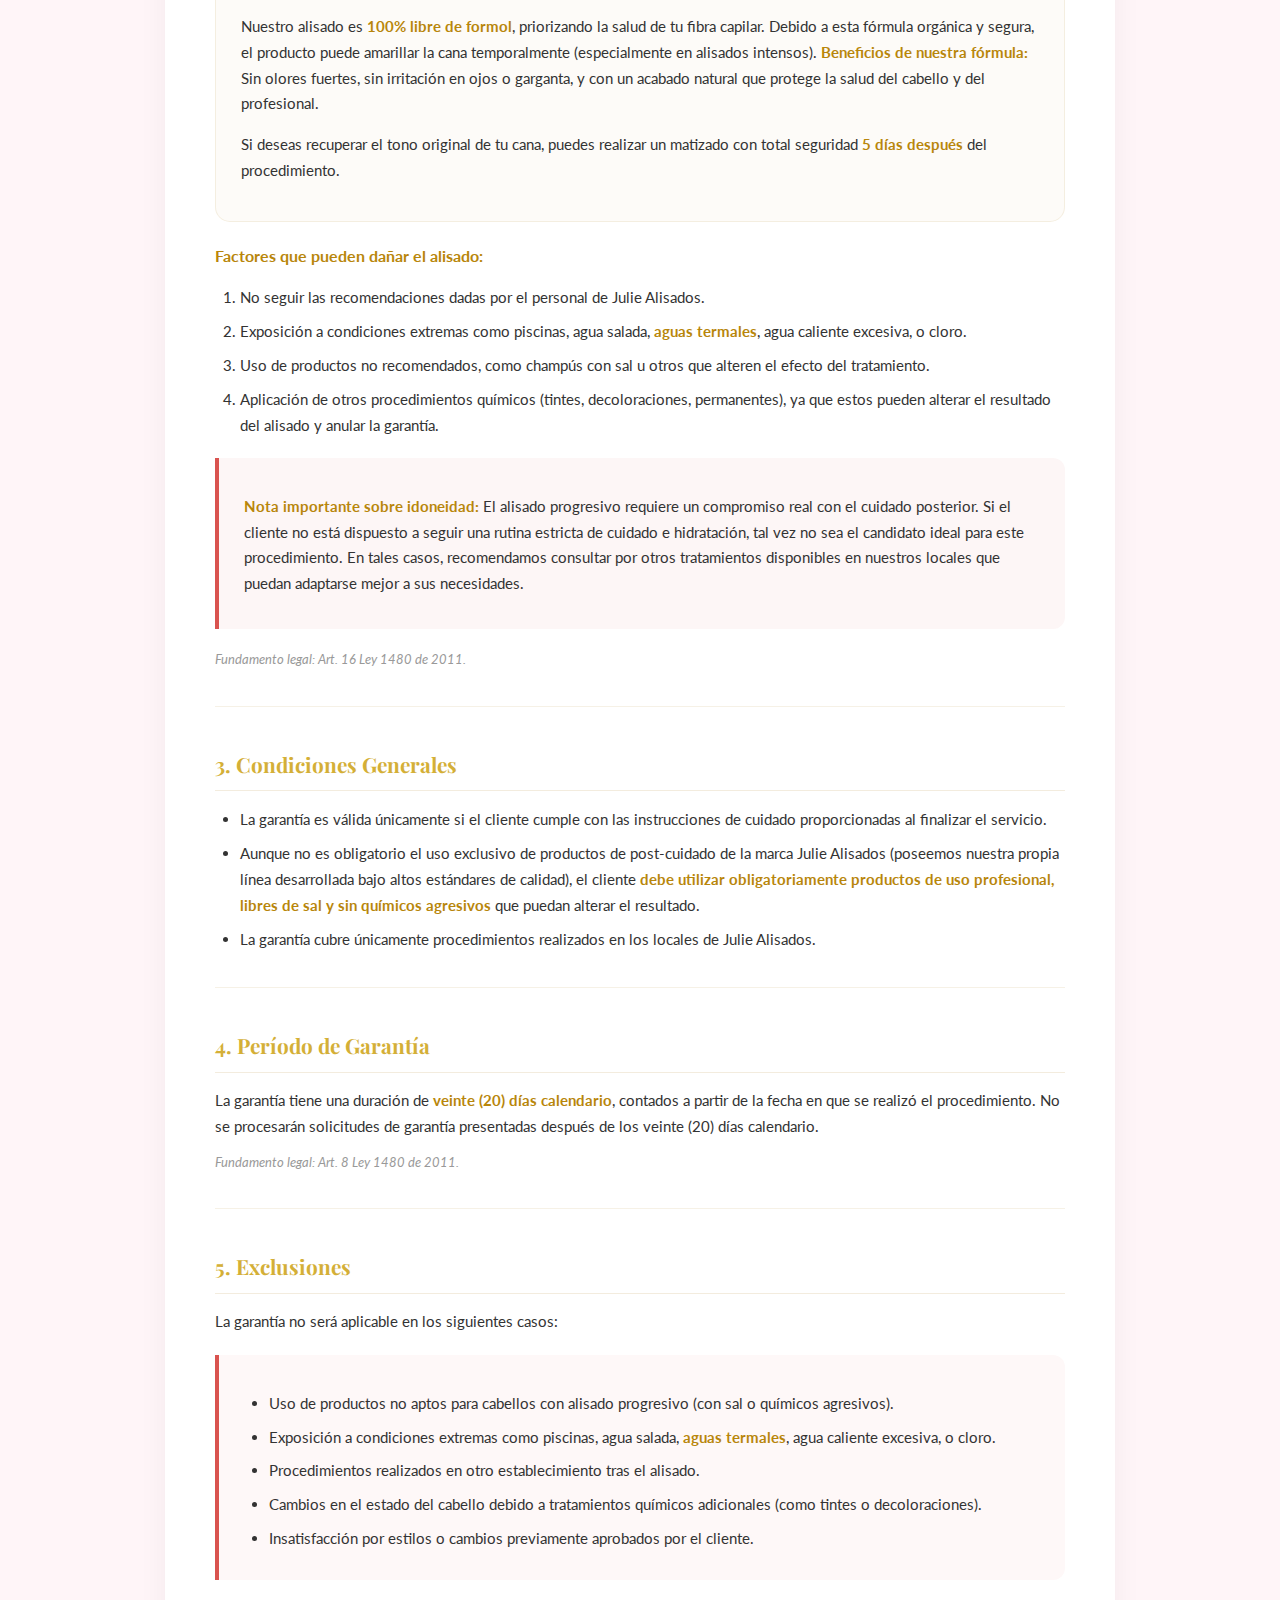
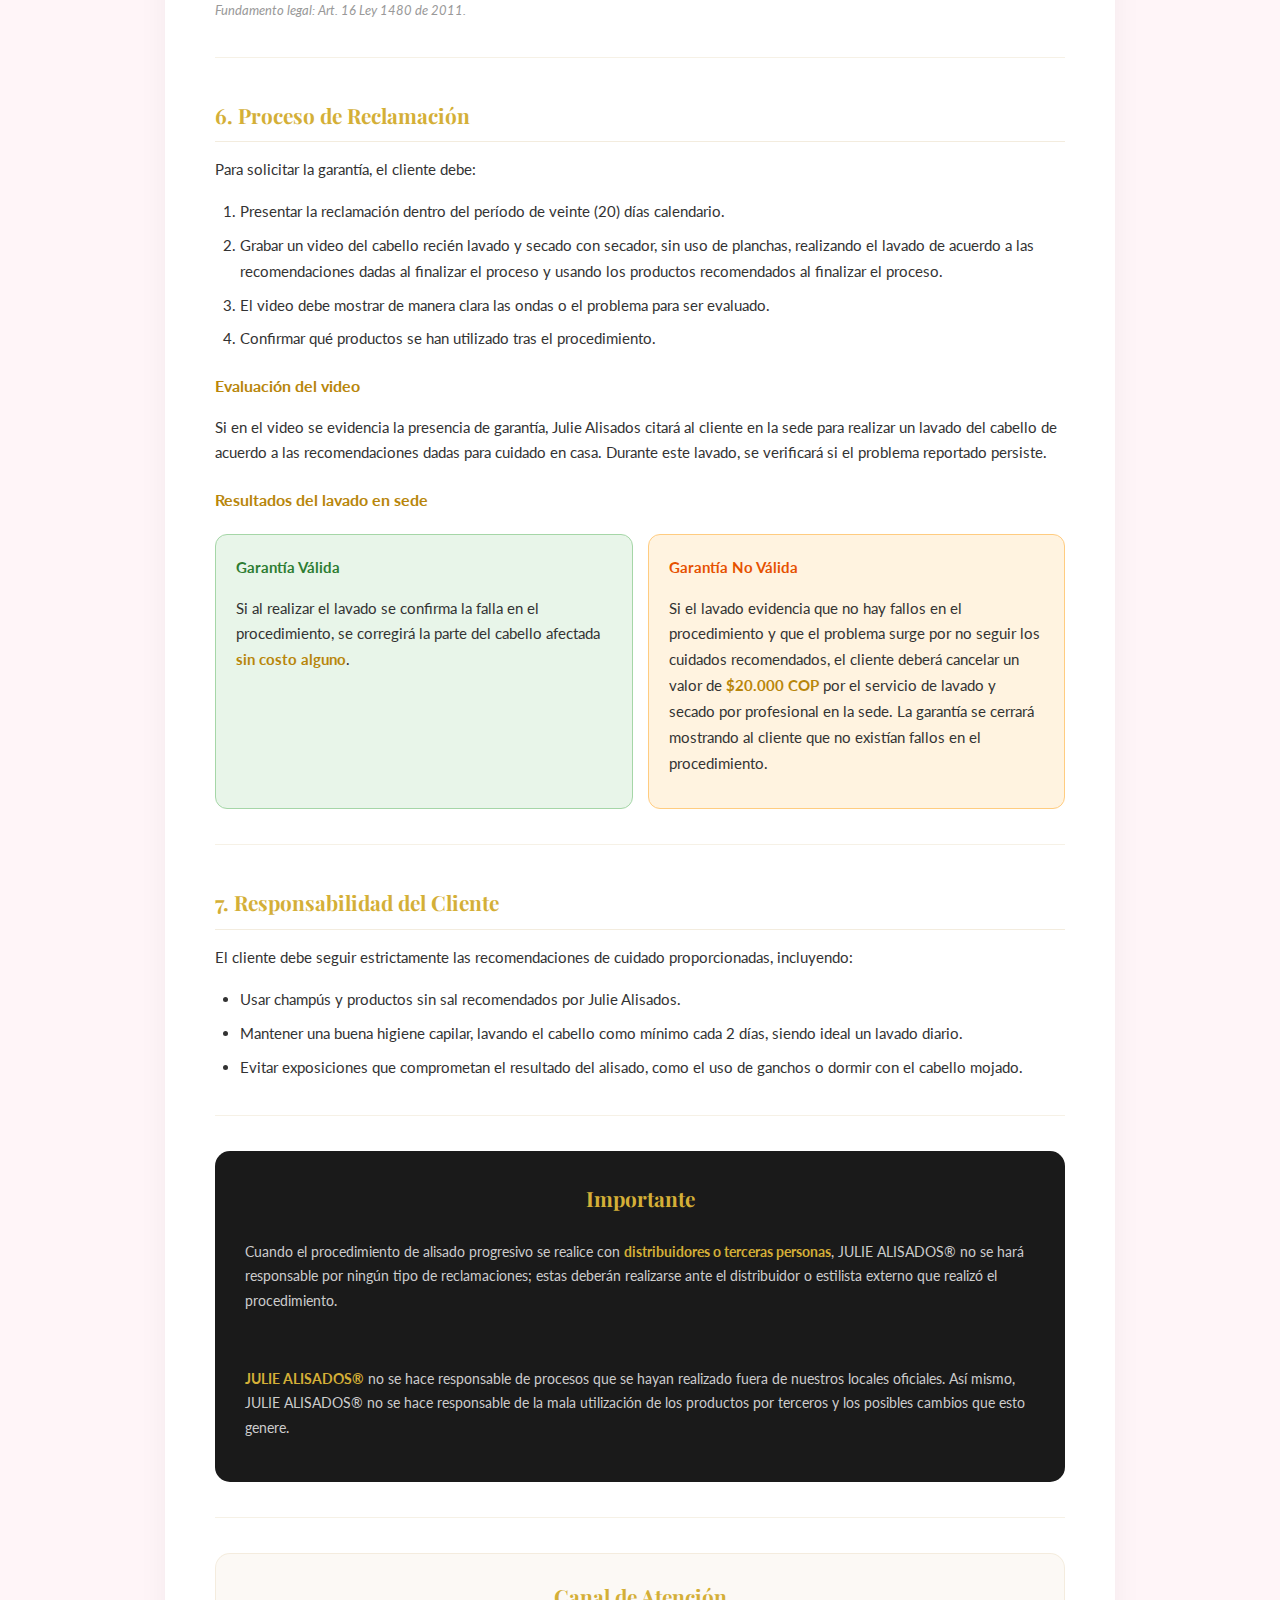
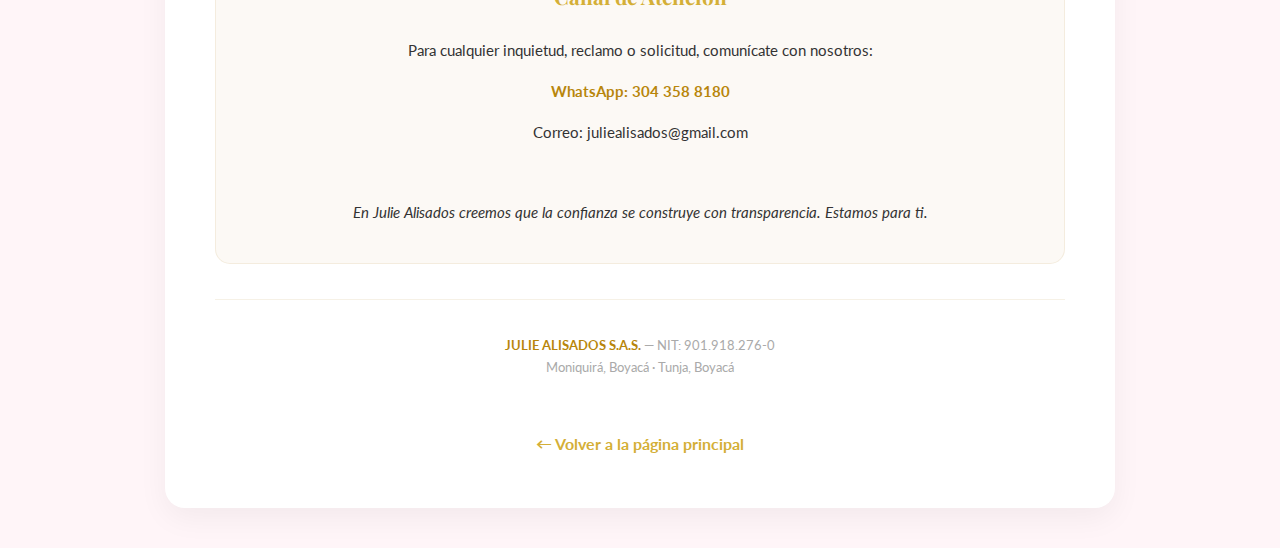
<file: politica-garantia.html>
<!DOCTYPE html>
<html lang="es">

<head>
    <meta charset="UTF-8">
    <meta name="viewport" content="width=device-width, initial-scale=1.0">
    <title>Política de Garantía Limitada | Julie Alisados</title>
    <link rel="preconnect" href="https://fonts.googleapis.com">
    <link rel="preconnect" href="https://fonts.gstatic.com" crossorigin>
    <link
        href="https://fonts.googleapis.com/css2?family=Playfair+Display:wght@700&family=Lato:wght@400;700&display=swap"
        rel="stylesheet">
    <link rel="icon" type="image/png" href="logo 1.png">
    <style>
        :root {
            --light-pink: #FFF5F8;
            --dark-grey: #333333;
            --gold: #D4AF37;
            --gold-dark: #B8860B;
            --font-heading: 'Playfair Display', serif;
            --font-body: 'Lato', sans-serif;
        }

        body {
            background-color: var(--light-pink);
            color: var(--dark-grey);
            font-family: var(--font-body);
            line-height: 1.7;
            margin: 0;
            padding: 40px 20px;
        }

        .container {
            max-width: 850px;
            margin: 0 auto;
            background: white;
            padding: 50px;
            border-radius: 20px;
            box-shadow: 0 10px 30px rgba(0, 0, 0, 0.05);
        }

        .header-logo {
            text-align: center;
            margin-bottom: 10px;
        }

        .header-logo img {
            height: 80px;
            width: auto;
        }

        h1 {
            font-family: var(--font-heading);
            color: var(--gold);
            text-align: center;
            font-size: 1.8rem;
            margin-bottom: 5px;
            text-transform: uppercase;
            letter-spacing: 2px;
        }

        .subtitle {
            text-align: center;
            font-size: 0.85rem;
            color: #888;
            margin-bottom: 40px;
            font-style: italic;
        }

        h2 {
            font-family: var(--font-heading);
            color: var(--gold);
            font-size: 1.3rem;
            margin-top: 40px;
            margin-bottom: 15px;
            padding-bottom: 8px;
            border-bottom: 1px solid rgba(197, 160, 89, 0.2);
        }

        h3 {
            font-family: var(--font-body);
            color: var(--gold-dark);
            font-size: 1rem;
            font-weight: 700;
            margin-top: 20px;
            margin-bottom: 8px;
        }

        p, li {
            margin-bottom: 12px;
            font-size: 0.95rem;
        }

        ul, ol {
            margin-bottom: 20px;
            padding-left: 25px;
        }

        li {
            margin-bottom: 8px;
        }

        strong {
            color: var(--gold-dark);
        }

        hr {
            border: 0;
            border-top: 1px solid rgba(197, 160, 89, 0.15);
            margin: 35px 0;
        }

        .commitment-box {
            background: rgba(197, 160, 89, 0.06);
            border-left: 4px solid var(--gold);
            padding: 20px 25px;
            border-radius: 0 12px 12px 0;
            margin: 20px 0;
        }

        .care-box {
            background: rgba(197, 160, 89, 0.04);
            padding: 25px;
            border-radius: 15px;
            border: 1px solid rgba(197, 160, 89, 0.15);
            margin: 20px 0;
        }

        .care-box h3 {
            margin-top: 15px;
        }

        .care-box h3:first-child {
            margin-top: 0;
        }

        .exclusion-box {
            background: #fef8f8;
            border-left: 4px solid #d9534f;
            padding: 20px 25px;
            border-radius: 0 12px 12px 0;
            margin: 20px 0;
        }

        .exclusion-box ul {
            margin-bottom: 0;
        }

        .result-grid {
            display: grid;
            grid-template-columns: 1fr 1fr;
            gap: 15px;
            margin: 20px 0;
        }

        .result-card {
            padding: 20px;
            border-radius: 12px;
            font-size: 0.9rem;
        }

        .result-card.valid {
            background: #e8f5e9;
            border: 1px solid #a5d6a7;
        }

        .result-card.invalid {
            background: #fff3e0;
            border: 1px solid #ffcc80;
        }

        .result-card h3 {
            margin-top: 0;
            font-size: 0.95rem;
        }

        .result-card.valid h3 { color: #2e7d32; }
        .result-card.invalid h3 { color: #e65100; }

        .important-box {
            background: #1a1a1a;
            color: #fff;
            padding: 30px;
            border-radius: 15px;
            margin: 30px 0;
        }

        .important-box h2 {
            color: var(--gold);
            border-bottom: none;
            margin-top: 0;
            text-align: center;
        }

        .important-box p {
            color: #ccc;
            font-size: 0.9rem;
        }

        .important-box strong {
            color: var(--gold);
        }

        .contact-box {
            background: rgba(197, 160, 89, 0.06);
            padding: 25px;
            border-radius: 15px;
            border: 1px solid rgba(197, 160, 89, 0.15);
            text-align: center;
            margin: 25px 0;
        }

        .contact-box a {
            color: var(--gold-dark);
            font-weight: 700;
            text-decoration: none;
        }

        .contact-box a:hover {
            text-decoration: underline;
        }

        .legal-note {
            font-size: 0.8rem;
            color: #999;
            font-style: italic;
            margin-top: 5px;
        }

        .back-link {
            display: inline-block;
            margin-top: 40px;
            color: var(--gold);
            text-decoration: none;
            font-weight: 700;
            transition: opacity 0.3s;
        }

        .back-link:hover {
            opacity: 0.7;
        }

        .company-info {
            text-align: center;
            font-size: 0.8rem;
            color: #aaa;
            margin-top: 30px;
        }

        @media (max-width: 600px) {
            body { padding: 15px 10px; }
            .container { padding: 25px 20px; }
            h1 { font-size: 1.4rem; }
            h2 { font-size: 1.15rem; }
            .result-grid { grid-template-columns: 1fr; }
        }
    </style>
</head>

<body>
    <div class="container">

        <div class="header-logo">
            <img src="logo 1.png" alt="Julie Alisados">
        </div>

        <h1>Política de Garantía Limitada para Alisados Progresivos</h1>
        <p class="subtitle">Sustentada en el Estatuto del Consumidor — Ley 1480 de 2011 (Artículos 7, 8 y 16)</p>

        <hr>

        <!-- Compromiso -->
        <div class="commitment-box">
            <p>En <strong>Julie Alisados</strong> la satisfacción de nuestras clientas es nuestra prioridad. Por eso, nos apegamos estrictamente a la normatividad colombiana vigente y estamos siempre dispuestos a resolver cualquier inquietud o reclamo. Para cualquier solicitud, comunícate directamente a nuestro <a href="https://wa.me/573043588180?text=Hola%20Julie,%20necesito%20iniciar%20mi%20proceso%20de%20garantía" target="_blank" style="color: var(--gold-dark); font-weight: 700;">WhatsApp: 304 358 8180</a>.</p>
        </div>

        <hr>

        <!-- Sección 1 -->
        <h2>1. Objeto de la Garantía</h2>
        <p>Esta política de <strong>garantía limitada</strong> aplica exclusivamente a los alisados progresivos realizados en los locales de Julie Alisados. Cubre cualquier defecto relacionado con el procedimiento o los productos utilizados durante el servicio. Julie Alisados garantiza que todos los procesos y políticas establecidos cumplen con las disposiciones legales de la <strong>Superintendencia de Industria y Comercio (SIC)</strong> y demás normatividad vigente en Colombia en materia de protección al consumidor.</p>
        <p class="legal-note">Fundamento legal: Ley 1480 de 2011, Artículos 7 y 8.</p>

        <hr>

        <!-- Sección 2 -->
        <h2>2. Factores Clave para Mantener los Resultados</h2>
        <p>El alisado progresivo es un tratamiento capilar diseñado para reducir el volumen, eliminar el encrespamiento y alisar el cabello de manera progresiva, proporcionando un acabado brillante y manejable. Para conservar los resultados, es fundamental que el cliente cumpla con lo siguiente:</p>

        <div class="care-box">
            <h3>Uso del Secador (Lo óptimo)</h3>
            <p>Aunque tu cabello permanecerá liso si decides dejarlo secar al aire, el uso del secador es lo que marca la diferencia entre un liso básico y un acabado de salón. El calor es la llave que revela la verdadera magia de nuestro tratamiento: al secarlo tras cada lavado, "despiertas" la fórmula para que tu cabello recupere ese brillo efecto espejo y esa caída perfecta que tanto te gusta.</p>

            <h3>Hidratación</h3>
            <p>La hidratación del cabello es fundamental para conservar los resultados del alisado.</p>

            <h3>Marcaciones y ondas</h3>
            <p>Cualquier marcación que no haya sido realizada con herramientas de calor diseñadas para cambios permanentes o procesos químicos (incluyendo las generadas por dormir, usar ganchos, moñas o casco) es temporal y desaparecerá por completo al realizar un lavado adecuado y secado siguiendo las recomendaciones dadas.</p>

            <h3>Higiene capilar</h3>
            <p>Mantener una buena higiene capilar es esencial. Se recomienda lavar el cabello como mínimo cada 2 días, siendo ideal realizar un lavado diario.</p>

            <h3>Cabello con Canas y Beneficios</h3>
            <p>Nuestro alisado es <strong>100% libre de formol</strong>, priorizando la salud de tu fibra capilar. Debido a esta fórmula orgánica y segura, el producto puede amarillar la cana temporalmente (especialmente en alisados intensos). <strong>Beneficios de nuestra fórmula:</strong> Sin olores fuertes, sin irritación en ojos o garganta, y con un acabado natural que protege la salud del cabello y del profesional.</p>
            <p>Si deseas recuperar el tono original de tu cana, puedes realizar un matizado con total seguridad <strong>5 días después</strong> del procedimiento.</p>
        </div>

        <h3>Factores que pueden dañar el alisado:</h3>
        <ol>
            <li>No seguir las recomendaciones dadas por el personal de Julie Alisados.</li>
            <li>Exposición a condiciones extremas como piscinas, agua salada, <strong>aguas termales</strong>, agua caliente excesiva, o cloro.</li>
            <li>Uso de productos no recomendados, como champús con sal u otros que alteren el efecto del tratamiento.</li>
            <li>Aplicación de otros procedimientos químicos (tintes, decoloraciones, permanentes), ya que estos pueden alterar el resultado del alisado y anular la garantía.</li>
        </ol>

        <div class="commitment-box" style="background: rgba(217, 83, 79, 0.05); border-left-color: #d9534f;">
            <p><strong>Nota importante sobre idoneidad:</strong> El alisado progresivo requiere un compromiso real con el cuidado posterior. Si el cliente no está dispuesto a seguir una rutina estricta de cuidado e hidratación, tal vez no sea el candidato ideal para este procedimiento. En tales casos, recomendamos consultar por otros tratamientos disponibles en nuestros locales que puedan adaptarse mejor a sus necesidades.</p>
        </div>
        <p class="legal-note">Fundamento legal: Art. 16 Ley 1480 de 2011.</p>

        <hr>

        <!-- Sección 3 -->
        <h2>3. Condiciones Generales</h2>
        <ul>
            <li>La garantía es válida únicamente si el cliente cumple con las instrucciones de cuidado proporcionadas al finalizar el servicio.</li>
            <li>Aunque no es obligatorio el uso exclusivo de productos de post-cuidado de la marca Julie Alisados (poseemos nuestra propia línea desarrollada bajo altos estándares de calidad), el cliente <strong>debe utilizar obligatoriamente productos de uso profesional, libres de sal y sin químicos agresivos</strong> que puedan alterar el resultado.</li>
            <li>La garantía cubre únicamente procedimientos realizados en los locales de Julie Alisados.</li>
        </ul>

        <hr>

        <!-- Sección 4 -->
        <h2>4. Período de Garantía</h2>
        <p>La garantía tiene una duración de <strong>veinte (20) días calendario</strong>, contados a partir de la fecha en que se realizó el procedimiento. No se procesarán solicitudes de garantía presentadas después de los veinte (20) días calendario.</p>
        <p class="legal-note">Fundamento legal: Art. 8 Ley 1480 de 2011.</p>

        <hr>

        <!-- Sección 5 -->
        <h2>5. Exclusiones</h2>
        <p>La garantía no será aplicable en los siguientes casos:</p>

        <div class="exclusion-box">
            <ul>
                <li>Uso de productos no aptos para cabellos con alisado progresivo (con sal o químicos agresivos).</li>
                <li>Exposición a condiciones extremas como piscinas, agua salada, <strong>aguas termales</strong>, agua caliente excesiva, o cloro.</li>
                <li>Procedimientos realizados en otro establecimiento tras el alisado.</li>
                <li>Cambios en el estado del cabello debido a tratamientos químicos adicionales (como tintes o decoloraciones).</li>
                <li>Insatisfacción por estilos o cambios previamente aprobados por el cliente.</li>
            </ul>
        </div>
        <p class="legal-note">Fundamento legal: Art. 16 Ley 1480 de 2011.</p>

        <hr>

        <!-- Sección 6 -->
        <h2>6. Proceso de Reclamación</h2>
        <p>Para solicitar la garantía, el cliente debe:</p>
        <ol>
            <li>Presentar la reclamación dentro del período de veinte (20) días calendario.</li>
            <li>Grabar un video del cabello recién lavado y secado con secador, sin uso de planchas, realizando el lavado de acuerdo a las recomendaciones dadas al finalizar el proceso y usando los productos recomendados al finalizar el proceso.</li>
            <li>El video debe mostrar de manera clara las ondas o el problema para ser evaluado.</li>
            <li>Confirmar qué productos se han utilizado tras el procedimiento.</li>
        </ol>

        <h3>Evaluación del video</h3>
        <p>Si en el video se evidencia la presencia de garantía, Julie Alisados citará al cliente en la sede para realizar un lavado del cabello de acuerdo a las recomendaciones dadas para cuidado en casa. Durante este lavado, se verificará si el problema reportado persiste.</p>

        <h3>Resultados del lavado en sede</h3>
        <div class="result-grid">
            <div class="result-card valid">
                <h3>Garantía Válida</h3>
                <p>Si al realizar el lavado se confirma la falla en el procedimiento, se corregirá la parte del cabello afectada <strong>sin costo alguno</strong>.</p>
            </div>
            <div class="result-card invalid">
                <h3>Garantía No Válida</h3>
                <p>Si el lavado evidencia que no hay fallos en el procedimiento y que el problema surge por no seguir los cuidados recomendados, el cliente deberá cancelar un valor de <strong>$20.000 COP</strong> por el servicio de lavado y secado por profesional en la sede. La garantía se cerrará mostrando al cliente que no existían fallos en el procedimiento.</p>
            </div>
        </div>

        <hr>

        <!-- Sección 7 -->
        <h2>7. Responsabilidad del Cliente</h2>
        <p>El cliente debe seguir estrictamente las recomendaciones de cuidado proporcionadas, incluyendo:</p>
        <ul>
            <li>Usar champús y productos sin sal recomendados por Julie Alisados.</li>
            <li>Mantener una buena higiene capilar, lavando el cabello como mínimo cada 2 días, siendo ideal un lavado diario.</li>
            <li>Evitar exposiciones que comprometan el resultado del alisado, como el uso de ganchos o dormir con el cabello mojado.</li>
        </ul>

        <hr>

        <!-- Importante -->
        <div class="important-box">
            <h2>Importante</h2>
            <p>Cuando el procedimiento de alisado progresivo se realice con <strong>distribuidores o terceras personas</strong>, JULIE ALISADOS® no se hará responsable por ningún tipo de reclamaciones; estas deberán realizarse ante el distribuidor o estilista externo que realizó el procedimiento.</p>
            <br>
            <p><strong>JULIE ALISADOS®</strong> no se hace responsable de procesos que se hayan realizado fuera de nuestros locales oficiales. Así mismo, JULIE ALISADOS® no se hace responsable de la mala utilización de los productos por terceros y los posibles cambios que esto genere.</p>
        </div>

        <hr>

        <!-- Canal de Atención -->
        <div class="contact-box">
            <h2 style="margin-top: 0; border: none;">Canal de Atención</h2>
            <p>Para cualquier inquietud, reclamo o solicitud, comunícate con nosotros:</p>
            <p><a href="https://wa.me/573043588180?text=Hola%20Julie,%20necesito%20iniciar%20mi%20proceso%20de%20garantía" target="_blank">WhatsApp: 304 358 8180</a></p>
            <p>Correo: juliealisados@gmail.com</p>
            <br>
            <p><em>En Julie Alisados creemos que la confianza se construye con transparencia. Estamos para ti.</em></p>
        </div>

        <hr>

        <p class="company-info">
            <strong>JULIE ALISADOS S.A.S.</strong> — NIT: 901.918.276-0<br>
            Moniquirá, Boyacá · Tunja, Boyacá
        </p>

        <center><a href="index.html" class="back-link">← Volver a la página principal</a></center>
    </div>
</body>

</html>
</file>
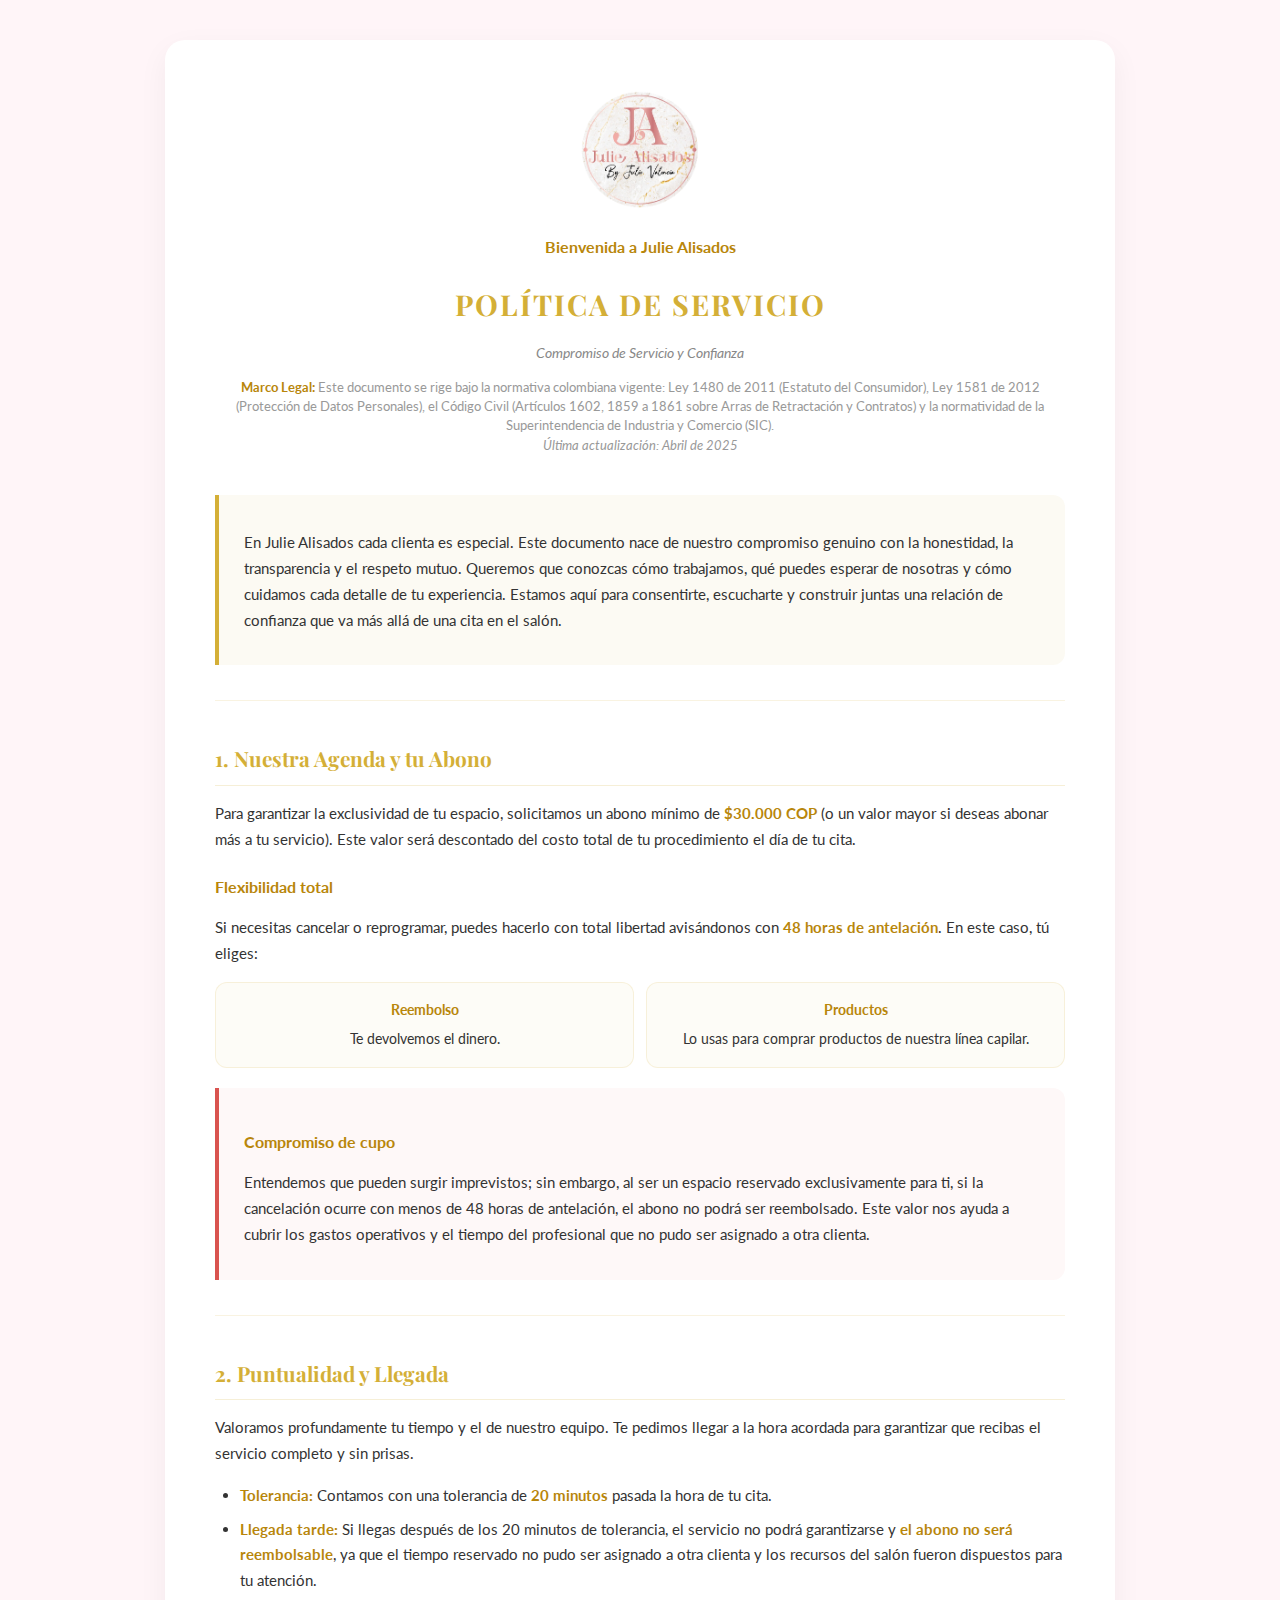
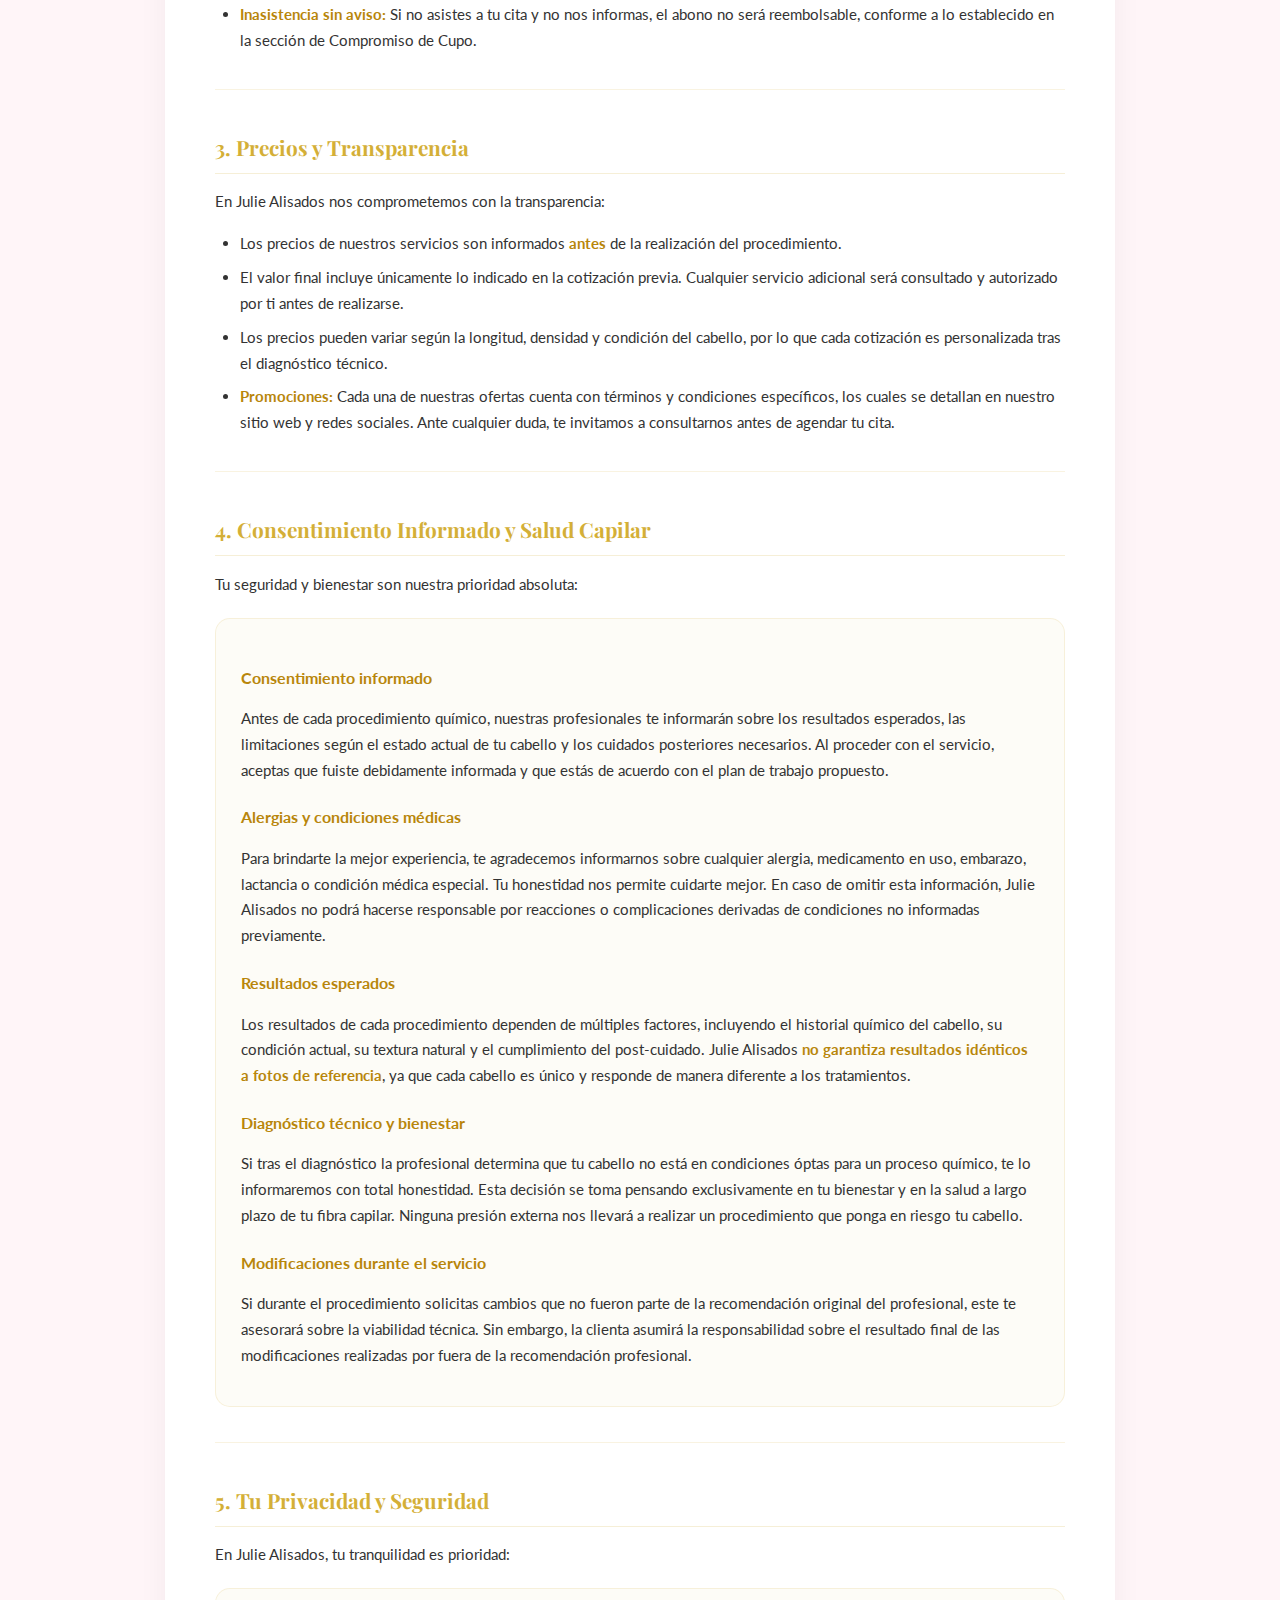
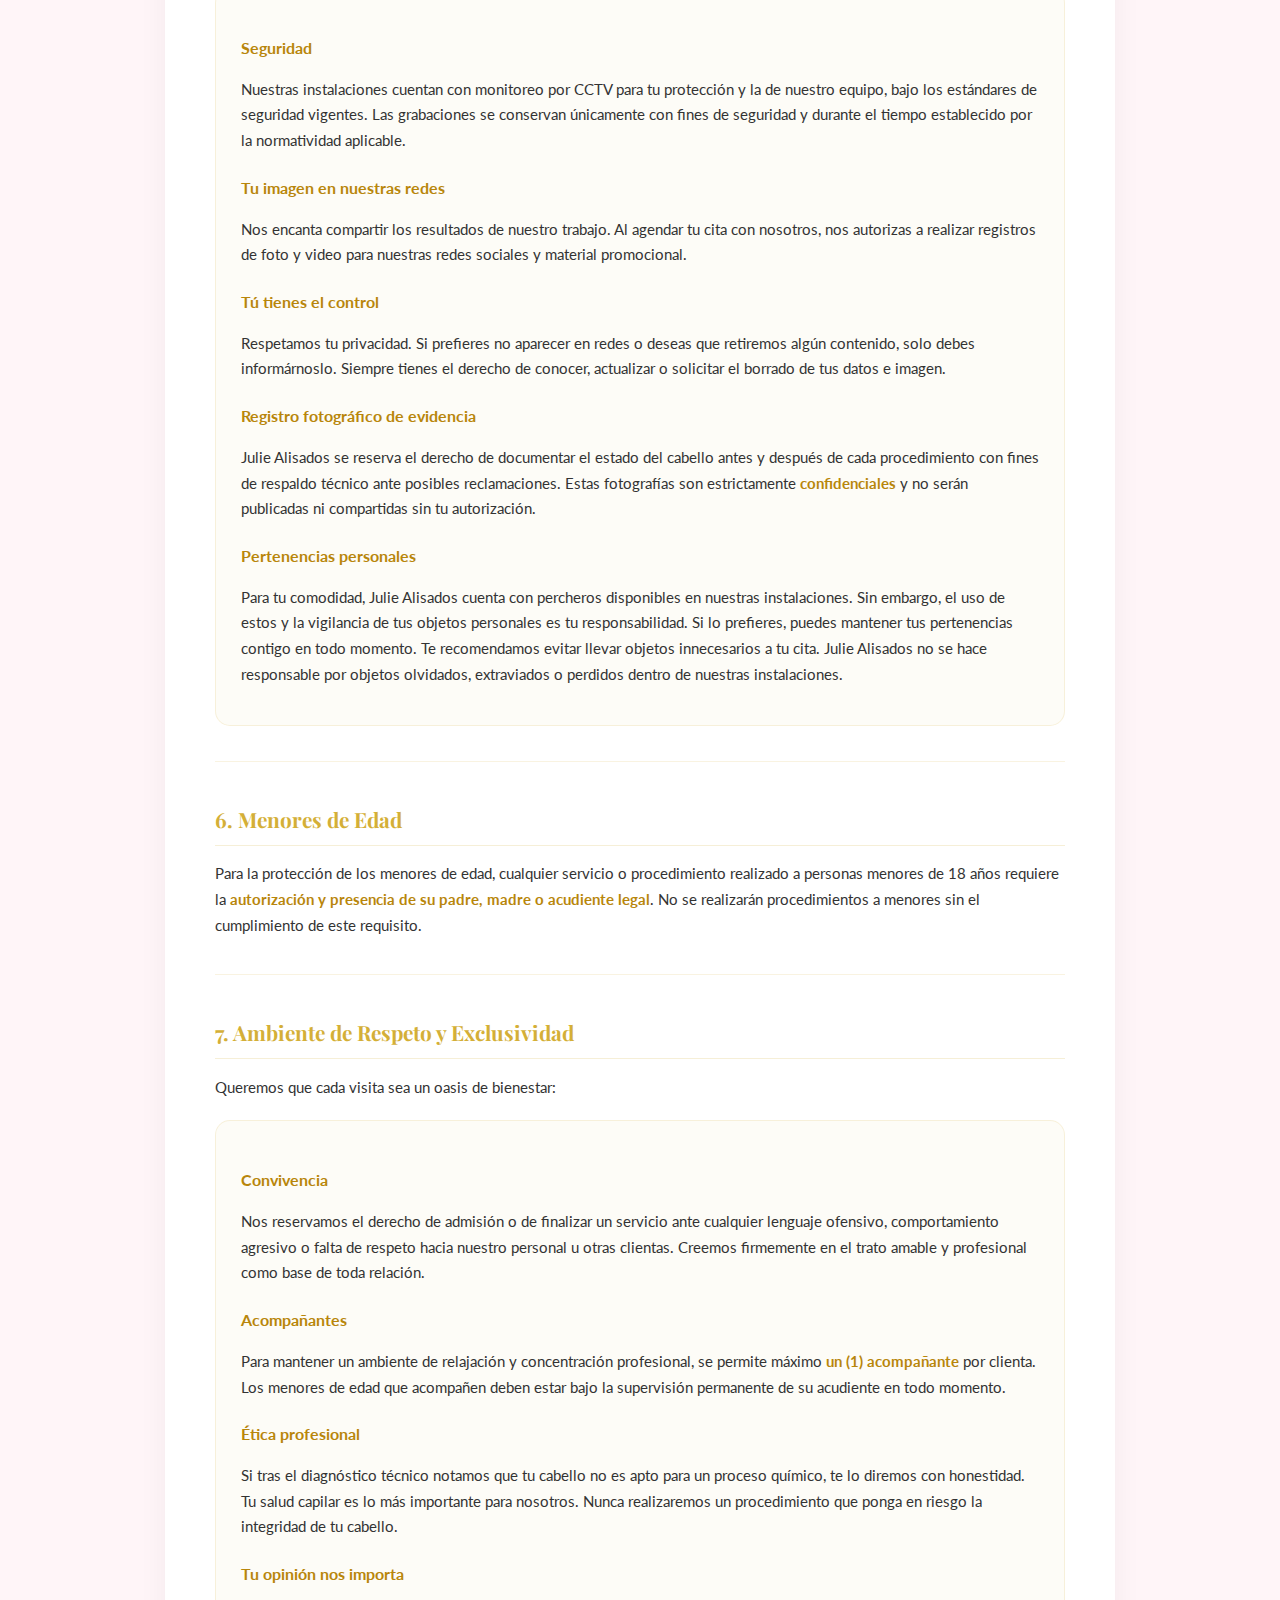
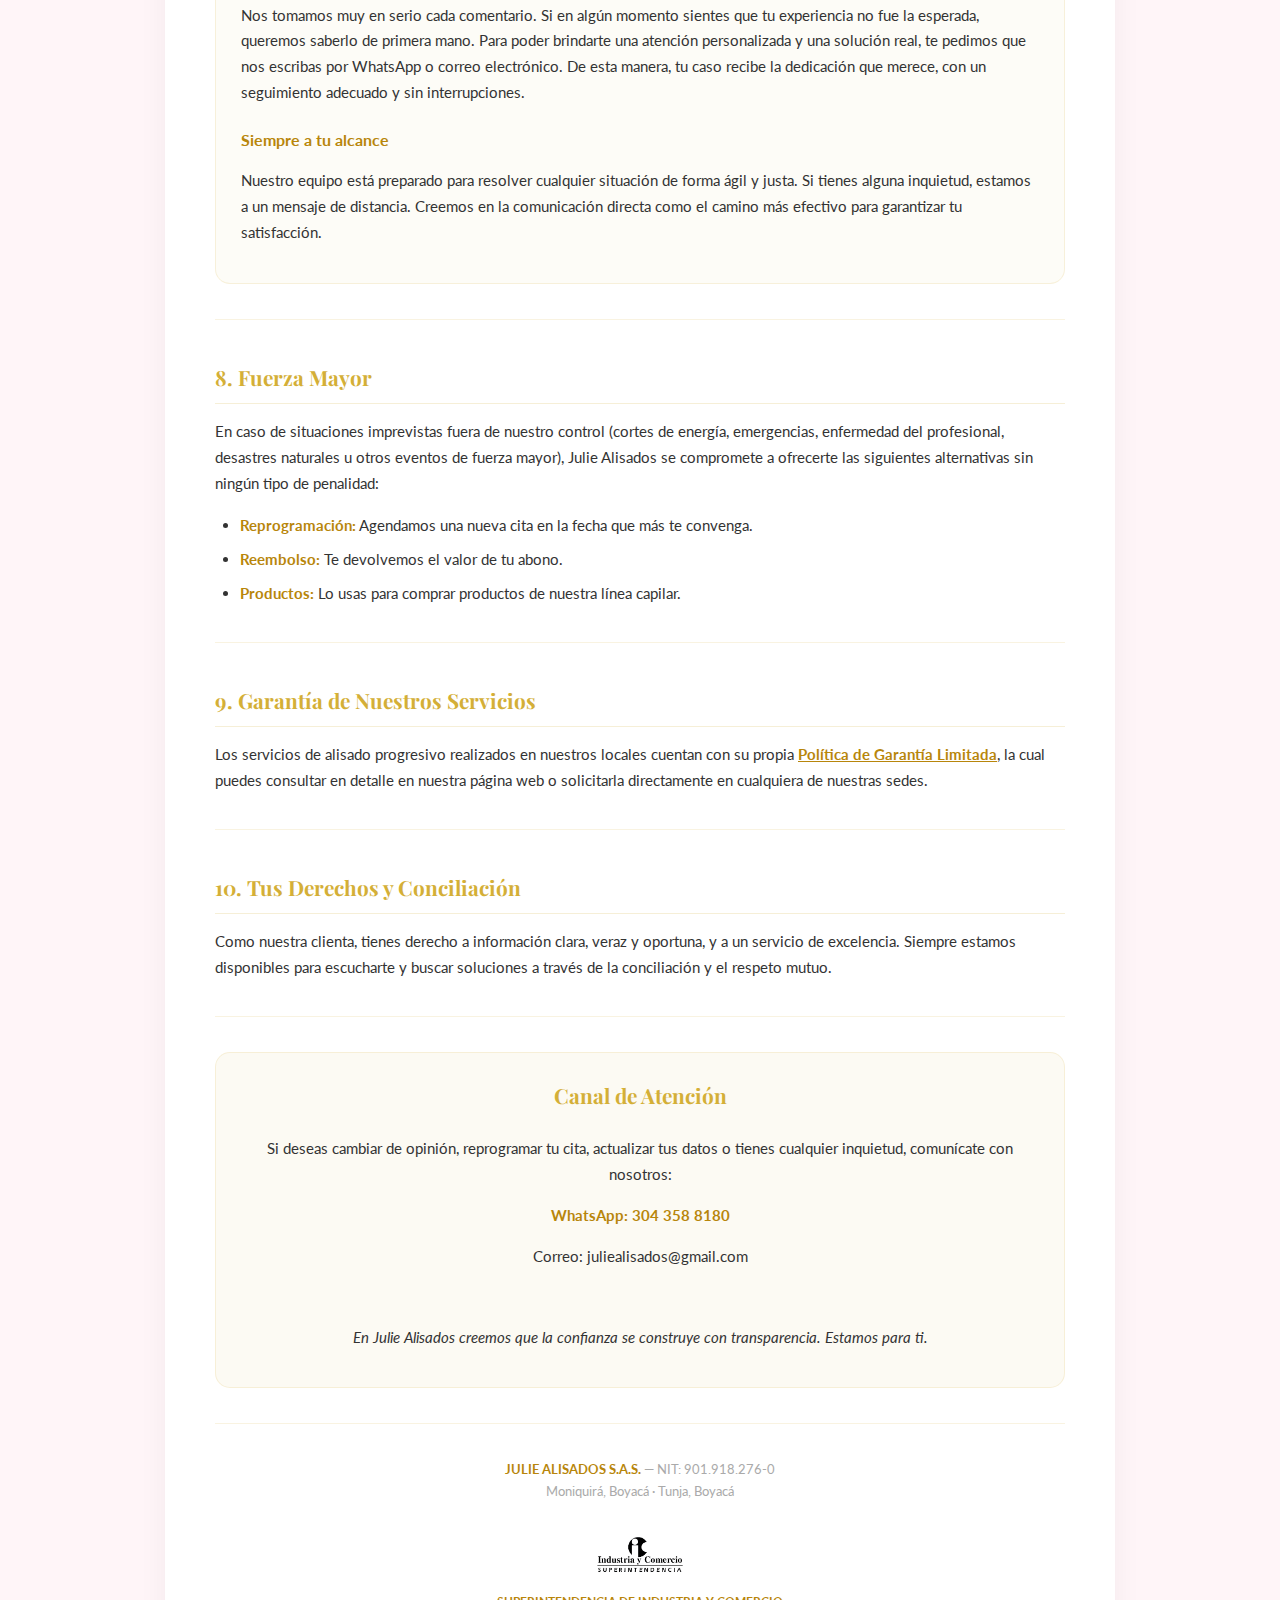
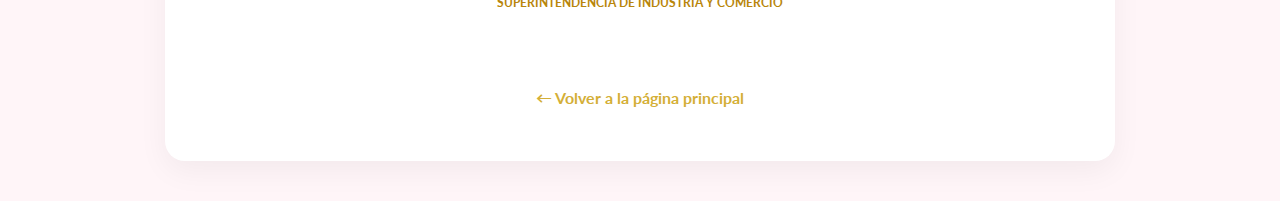
<file: politica-servicio.html>
<!DOCTYPE html>
<html lang="es">

<head>
    <meta charset="UTF-8">
    <meta name="viewport" content="width=device-width, initial-scale=1.0">
    <title>Política de Servicio | Julie Alisados</title>
    <link rel="preconnect" href="https://fonts.googleapis.com">
    <link rel="preconnect" href="https://fonts.gstatic.com" crossorigin>
    <link
        href="https://fonts.googleapis.com/css2?family=Playfair+Display:wght@700&family=Lato:wght@400;700&display=swap"
        rel="stylesheet">
    <link rel="icon" type="image/png" href="logo 1.png">
    <style>
        :root {
            --light-pink: #FFF5F8;
            --dark-grey: #333333;
            --gold: #D4AF37;
            --gold-dark: #B8860B;
            --font-heading: 'Playfair Display', serif;
            --font-body: 'Lato', sans-serif;
        }

        body {
            background-color: var(--light-pink);
            color: var(--dark-grey);
            font-family: var(--font-body);
            line-height: 1.7;
            margin: 0;
            padding: 40px 20px;
        }

        .container {
            max-width: 850px;
            margin: 0 auto;
            background: white;
            padding: 50px;
            border-radius: 20px;
            box-shadow: 0 10px 30px rgba(0, 0, 0, 0.05);
        }

        .header-logo {
            text-align: center;
            margin-bottom: 10px;
        }

        .header-logo img {
            height: 120px;
            width: auto;
        }

        h1 {
            font-family: var(--font-heading);
            color: var(--gold);
            text-align: center;
            font-size: 1.8rem;
            margin-bottom: 5px;
            text-transform: uppercase;
            letter-spacing: 2px;
        }

        .subtitle {
            text-align: center;
            font-size: 0.85rem;
            color: #888;
            margin-bottom: 10px;
            font-style: italic;
        }

        .welcome {
            text-align: center;
            font-size: 1rem;
            color: var(--gold-dark);
            font-weight: 700;
            margin-bottom: 5px;
        }

        .legal-frame {
            text-align: center;
            font-size: 0.8rem;
            color: #999;
            margin-bottom: 40px;
            line-height: 1.5;
        }

        h2 {
            font-family: var(--font-heading);
            color: var(--gold);
            font-size: 1.3rem;
            margin-top: 40px;
            margin-bottom: 15px;
            padding-bottom: 8px;
            border-bottom: 1px solid rgba(212, 175, 55, 0.2);
        }

        h3 {
            font-family: var(--font-body);
            color: var(--gold-dark);
            font-size: 1rem;
            font-weight: 700;
            margin-top: 20px;
            margin-bottom: 8px;
        }

        p, li {
            margin-bottom: 12px;
            font-size: 0.95rem;
        }

        ul, ol {
            margin-bottom: 20px;
            padding-left: 25px;
        }

        li {
            margin-bottom: 8px;
        }

        strong {
            color: var(--gold-dark);
        }

        hr {
            border: 0;
            border-top: 1px solid rgba(212, 175, 55, 0.15);
            margin: 35px 0;
        }

        .highlight-box {
            background: rgba(212, 175, 55, 0.06);
            border-left: 4px solid var(--gold);
            padding: 20px 25px;
            border-radius: 0 12px 12px 0;
            margin: 20px 0;
        }

        .options-grid {
            display: grid;
            grid-template-columns: 1fr 1fr;
            gap: 12px;
            margin: 15px 0;
        }

        .option-card {
            background: rgba(212, 175, 55, 0.04);
            border: 1px solid rgba(212, 175, 55, 0.15);
            border-radius: 12px;
            padding: 15px;
            text-align: center;
            font-size: 0.9rem;
        }

        .option-card strong {
            display: block;
            margin-bottom: 5px;
        }

        .warning-box {
            background: #fef8f8;
            border-left: 4px solid #d9534f;
            padding: 20px 25px;
            border-radius: 0 12px 12px 0;
            margin: 20px 0;
        }

        .info-box {
            background: rgba(212, 175, 55, 0.04);
            padding: 25px;
            border-radius: 15px;
            border: 1px solid rgba(212, 175, 55, 0.15);
            margin: 20px 0;
        }

        .important-box {
            background: #1a1a1a;
            color: #fff;
            padding: 30px;
            border-radius: 15px;
            margin: 30px 0;
        }

        .important-box h2 {
            color: var(--gold);
            border-bottom: none;
            margin-top: 0;
            text-align: center;
        }

        .important-box p {
            color: #ccc;
            font-size: 0.9rem;
        }

        .important-box strong {
            color: var(--gold);
        }

        .contact-box {
            background: rgba(212, 175, 55, 0.06);
            padding: 25px;
            border-radius: 15px;
            border: 1px solid rgba(212, 175, 55, 0.15);
            text-align: center;
            margin: 25px 0;
        }

        .contact-box a {
            color: var(--gold-dark);
            font-weight: 700;
            text-decoration: none;
        }

        .contact-box a:hover {
            text-decoration: underline;
        }

        .legal-note {
            font-size: 0.8rem;
            color: #999;
            font-style: italic;
            margin-top: 5px;
        }

        .back-link {
            display: inline-block;
            margin-top: 40px;
            color: var(--gold);
            text-decoration: none;
            font-weight: 700;
            transition: opacity 0.3s;
        }

        .back-link:hover {
            opacity: 0.7;
        }

        .company-info {
            text-align: center;
            font-size: 0.8rem;
            color: #aaa;
            margin-top: 30px;
        }

        .footer-sic {
            margin: 30px auto;
            text-align: center;
            display: flex;
            flex-direction: column;
            align-items: center;
            gap: 8px;
        }

        .footer-sic img {
            height: 45px;
            width: auto;
        }

        .footer-sic p {
            font-size: 0.75rem;
            font-weight: 700;
            color: var(--gold-dark);
            text-transform: uppercase;
            margin: 0;
        }

        @media (max-width: 600px) {
            body { padding: 15px 10px; }
            .container { padding: 25px 20px; }
            h1 { font-size: 1.4rem; }
            h2 { font-size: 1.15rem; }
            .options-grid { grid-template-columns: 1fr; }
        }
    </style>
</head>

<body>
    <div class="container">

        <div class="header-logo">
            <img src="logo 1.png" alt="Julie Alisados">
        </div>

        <p class="welcome">Bienvenida a Julie Alisados</p>
        <h1>Política de Servicio</h1>
        <p class="subtitle">Compromiso de Servicio y Confianza</p>
        <p class="legal-frame">
            <strong>Marco Legal:</strong> Este documento se rige bajo la normativa colombiana vigente: Ley 1480 de 2011 (Estatuto del Consumidor), Ley 1581 de 2012 (Protección de Datos Personales), el Código Civil (Artículos 1602, 1859 a 1861 sobre Arras de Retractación y Contratos) y la normatividad de la Superintendencia de Industria y Comercio (SIC).<br>
            <em>Última actualización: Abril de 2025</em>
        </p>

        <div class="highlight-box">
            <p>En Julie Alisados cada clienta es especial. Este documento nace de nuestro compromiso genuino con la honestidad, la transparencia y el respeto mutuo. Queremos que conozcas cómo trabajamos, qué puedes esperar de nosotras y cómo cuidamos cada detalle de tu experiencia. Estamos aquí para consentirte, escucharte y construir juntas una relación de confianza que va más allá de una cita en el salón.</p>
        </div>

        <hr>

        <!-- Sección 1 -->
        <h2>1. Nuestra Agenda y tu Abono</h2>
        <p>Para garantizar la exclusividad de tu espacio, solicitamos un abono mínimo de <strong>$30.000 COP</strong> (o un valor mayor si deseas abonar más a tu servicio). Este valor será descontado del costo total de tu procedimiento el día de tu cita.</p>

        <h3>Flexibilidad total</h3>
        <p>Si necesitas cancelar o reprogramar, puedes hacerlo con total libertad avisándonos con <strong>48 horas de antelación</strong>. En este caso, tú eliges:</p>

        <div class="options-grid">
            <div class="option-card">
                <strong>Reembolso</strong>
                Te devolvemos el dinero.
            </div>
            <div class="option-card">
                <strong>Productos</strong>
                Lo usas para comprar productos de nuestra línea capilar.
            </div>
        </div>

        <div class="warning-box">
            <h3>Compromiso de cupo</h3>
            <p>Entendemos que pueden surgir imprevistos; sin embargo, al ser un espacio reservado exclusivamente para ti, si la cancelación ocurre con menos de 48 horas de antelación, el abono no podrá ser reembolsado. Este valor nos ayuda a cubrir los gastos operativos y el tiempo del profesional que no pudo ser asignado a otra clienta.</p>
        </div>

        <hr>

        <!-- Sección 2 -->
        <h2>2. Puntualidad y Llegada</h2>
        <p>Valoramos profundamente tu tiempo y el de nuestro equipo. Te pedimos llegar a la hora acordada para garantizar que recibas el servicio completo y sin prisas.</p>
        <ul>
            <li><strong>Tolerancia:</strong> Contamos con una tolerancia de <strong>20 minutos</strong> pasada la hora de tu cita.</li>
            <li><strong>Llegada tarde:</strong> Si llegas después de los 20 minutos de tolerancia, el servicio no podrá garantizarse y <strong>el abono no será reembolsable</strong>, ya que el tiempo reservado no pudo ser asignado a otra clienta y los recursos del salón fueron dispuestos para tu atención.</li>
            <li><strong>Inasistencia sin aviso:</strong> Si no asistes a tu cita y no nos informas, el abono no será reembolsable, conforme a lo establecido en la sección de Compromiso de Cupo.</li>
        </ul>

        <hr>

        <!-- Sección 3 -->
        <h2>3. Precios y Transparencia</h2>
        <p>En Julie Alisados nos comprometemos con la transparencia:</p>
        <ul>
            <li>Los precios de nuestros servicios son informados <strong>antes</strong> de la realización del procedimiento.</li>
            <li>El valor final incluye únicamente lo indicado en la cotización previa. Cualquier servicio adicional será consultado y autorizado por ti antes de realizarse.</li>
            <li>Los precios pueden variar según la longitud, densidad y condición del cabello, por lo que cada cotización es personalizada tras el diagnóstico técnico.</li>
            <li><strong>Promociones:</strong> Cada una de nuestras ofertas cuenta con términos y condiciones específicos, los cuales se detallan en nuestro sitio web y redes sociales. Ante cualquier duda, te invitamos a consultarnos antes de agendar tu cita.</li>
        </ul>

        <hr>

        <!-- Sección 4 -->
        <h2>4. Consentimiento Informado y Salud Capilar</h2>
        <p>Tu seguridad y bienestar son nuestra prioridad absoluta:</p>

        <div class="info-box">
            <h3>Consentimiento informado</h3>
            <p>Antes de cada procedimiento químico, nuestras profesionales te informarán sobre los resultados esperados, las limitaciones según el estado actual de tu cabello y los cuidados posteriores necesarios. Al proceder con el servicio, aceptas que fuiste debidamente informada y que estás de acuerdo con el plan de trabajo propuesto.</p>

            <h3>Alergias y condiciones médicas</h3>
            <p>Para brindarte la mejor experiencia, te agradecemos informarnos sobre cualquier alergia, medicamento en uso, embarazo, lactancia o condición médica especial. Tu honestidad nos permite cuidarte mejor. En caso de omitir esta información, Julie Alisados no podrá hacerse responsable por reacciones o complicaciones derivadas de condiciones no informadas previamente.</p>

            <h3>Resultados esperados</h3>
            <p>Los resultados de cada procedimiento dependen de múltiples factores, incluyendo el historial químico del cabello, su condición actual, su textura natural y el cumplimiento del post-cuidado. Julie Alisados <strong>no garantiza resultados idénticos a fotos de referencia</strong>, ya que cada cabello es único y responde de manera diferente a los tratamientos.</p>

            <h3>Diagnóstico técnico y bienestar</h3>
            <p>Si tras el diagnóstico la profesional determina que tu cabello no está en condiciones óptas para un proceso químico, te lo informaremos con total honestidad. Esta decisión se toma pensando exclusivamente en tu bienestar y en la salud a largo plazo de tu fibra capilar. Ninguna presión externa nos llevará a realizar un procedimiento que ponga en riesgo tu cabello.</p>

            <h3>Modificaciones durante el servicio</h3>
            <p>Si durante el procedimiento solicitas cambios que no fueron parte de la recomendación original del profesional, este te asesorará sobre la viabilidad técnica. Sin embargo, la clienta asumirá la responsabilidad sobre el resultado final de las modificaciones realizadas por fuera de la recomendación profesional.</p>
        </div>

        <hr>

        <!-- Sección 5 -->
        <h2>5. Tu Privacidad y Seguridad</h2>
        <p>En Julie Alisados, tu tranquilidad es prioridad:</p>

        <div class="info-box">
            <h3>Seguridad</h3>
            <p>Nuestras instalaciones cuentan con monitoreo por CCTV para tu protección y la de nuestro equipo, bajo los estándares de seguridad vigentes. Las grabaciones se conservan únicamente con fines de seguridad y durante el tiempo establecido por la normatividad aplicable.</p>

            <h3>Tu imagen en nuestras redes</h3>
            <p>Nos encanta compartir los resultados de nuestro trabajo. Al agendar tu cita con nosotros, nos autorizas a realizar registros de foto y video para nuestras redes sociales y material promocional.</p>

            <h3>Tú tienes el control</h3>
            <p>Respetamos tu privacidad. Si prefieres no aparecer en redes o deseas que retiremos algún contenido, solo debes informárnoslo. Siempre tienes el derecho de conocer, actualizar o solicitar el borrado de tus datos e imagen.</p>

            <h3>Registro fotográfico de evidencia</h3>
            <p>Julie Alisados se reserva el derecho de documentar el estado del cabello antes y después de cada procedimiento con fines de respaldo técnico ante posibles reclamaciones. Estas fotografías son estrictamente <strong>confidenciales</strong> y no serán publicadas ni compartidas sin tu autorización.</p>

            <h3>Pertenencias personales</h3>
            <p>Para tu comodidad, Julie Alisados cuenta con percheros disponibles en nuestras instalaciones. Sin embargo, el uso de estos y la vigilancia de tus objetos personales es tu responsabilidad. Si lo prefieres, puedes mantener tus pertenencias contigo en todo momento. Te recomendamos evitar llevar objetos innecesarios a tu cita. Julie Alisados no se hace responsable por objetos olvidados, extraviados o perdidos dentro de nuestras instalaciones.</p>
        </div>

        <hr>

        <!-- Sección 6 -->
        <h2>6. Menores de Edad</h2>
        <p>Para la protección de los menores de edad, cualquier servicio o procedimiento realizado a personas menores de 18 años requiere la <strong>autorización y presencia de su padre, madre o acudiente legal</strong>. No se realizarán procedimientos a menores sin el cumplimiento de este requisito.</p>

        <hr>

        <!-- Sección 7 -->
        <h2>7. Ambiente de Respeto y Exclusividad</h2>
        <p>Queremos que cada visita sea un oasis de bienestar:</p>

        <div class="info-box">
            <h3>Convivencia</h3>
            <p>Nos reservamos el derecho de admisión o de finalizar un servicio ante cualquier lenguaje ofensivo, comportamiento agresivo o falta de respeto hacia nuestro personal u otras clientas. Creemos firmemente en el trato amable y profesional como base de toda relación.</p>

            <h3>Acompañantes</h3>
            <p>Para mantener un ambiente de relajación y concentración profesional, se permite máximo <strong>un (1) acompañante</strong> por clienta. Los menores de edad que acompañen deben estar bajo la supervisión permanente de su acudiente en todo momento.</p>

            <h3>Ética profesional</h3>
            <p>Si tras el diagnóstico técnico notamos que tu cabello no es apto para un proceso químico, te lo diremos con honestidad. Tu salud capilar es lo más importante para nosotros. Nunca realizaremos un procedimiento que ponga en riesgo la integridad de tu cabello.</p>

            <h3>Tu opinión nos importa</h3>
            <p>Nos tomamos muy en serio cada comentario. Si en algún momento sientes que tu experiencia no fue la esperada, queremos saberlo de primera mano. Para poder brindarte una atención personalizada y una solución real, te pedimos que nos escribas por WhatsApp o correo electrónico. De esta manera, tu caso recibe la dedicación que merece, con un seguimiento adecuado y sin interrupciones.</p>

            <h3>Siempre a tu alcance</h3>
            <p>Nuestro equipo está preparado para resolver cualquier situación de forma ágil y justa. Si tienes alguna inquietud, estamos a un mensaje de distancia. Creemos en la comunicación directa como el camino más efectivo para garantizar tu satisfacción.</p>
        </div>

        <hr>

        <!-- Sección 8 -->
        <h2>8. Fuerza Mayor</h2>
        <p>En caso de situaciones imprevistas fuera de nuestro control (cortes de energía, emergencias, enfermedad del profesional, desastres naturales u otros eventos de fuerza mayor), Julie Alisados se compromete a ofrecerte las siguientes alternativas sin ningún tipo de penalidad:</p>
        <ul>
            <li><strong>Reprogramación:</strong> Agendamos una nueva cita en la fecha que más te convenga.</li>
            <li><strong>Reembolso:</strong> Te devolvemos el valor de tu abono.</li>
            <li><strong>Productos:</strong> Lo usas para comprar productos de nuestra línea capilar.</li>
        </ul>

        <hr>

        <!-- Sección 9 -->
        <h2>9. Garantía de Nuestros Servicios</h2>
        <p>Los servicios de alisado progresivo realizados en nuestros locales cuentan con su propia <a href="politica-garantia.html" target="_blank" style="color: var(--gold-dark); font-weight: 700;">Política de Garantía Limitada</a>, la cual puedes consultar en detalle en nuestra página web o solicitarla directamente en cualquiera de nuestras sedes.</p>

        <hr>

        <!-- Sección 10 -->
        <h2>10. Tus Derechos y Conciliación</h2>
        <p>Como nuestra clienta, tienes derecho a información clara, veraz y oportuna, y a un servicio de excelencia. Siempre estamos disponibles para escucharte y buscar soluciones a través de la conciliación y el respeto mutuo.</p>

        <hr>

        <!-- Canal de Atención -->
        <div class="contact-box">
            <h2 style="margin-top: 0; border: none;">Canal de Atención</h2>
            <p>Si deseas cambiar de opinión, reprogramar tu cita, actualizar tus datos o tienes cualquier inquietud, comunícate con nosotros:</p>
            <p><a href="https://wa.me/573043588180?text=Hola%20Julie,%20tengo%20una%20consulta%20sobre%20mi%20cita" target="_blank">WhatsApp: 304 358 8180</a></p>
            <p>Correo: juliealisados@gmail.com</p>
            <br>
            <p><em>En Julie Alisados creemos que la confianza se construye con transparencia. Estamos para ti.</em></p>
        </div>

        <hr>

        <p class="company-info">
            <strong>JULIE ALISADOS S.A.S.</strong> — NIT: 901.918.276-0<br>
            Moniquirá, Boyacá · Tunja, Boyacá
        </p>

        <div class="footer-sic">
            <a href="https://www.sic.gov.co" target="_blank" rel="noopener noreferrer">
                <img src="LOGO%20SIC%20NUEVO.png" alt="Superintendencia de Industria y Comercio">
            </a>
            <p>Superintendencia de Industria y Comercio</p>
        </div>

        <center><a href="index.html" class="back-link">← Volver a la página principal</a></center>
    </div>
</body>

</html>
</file>
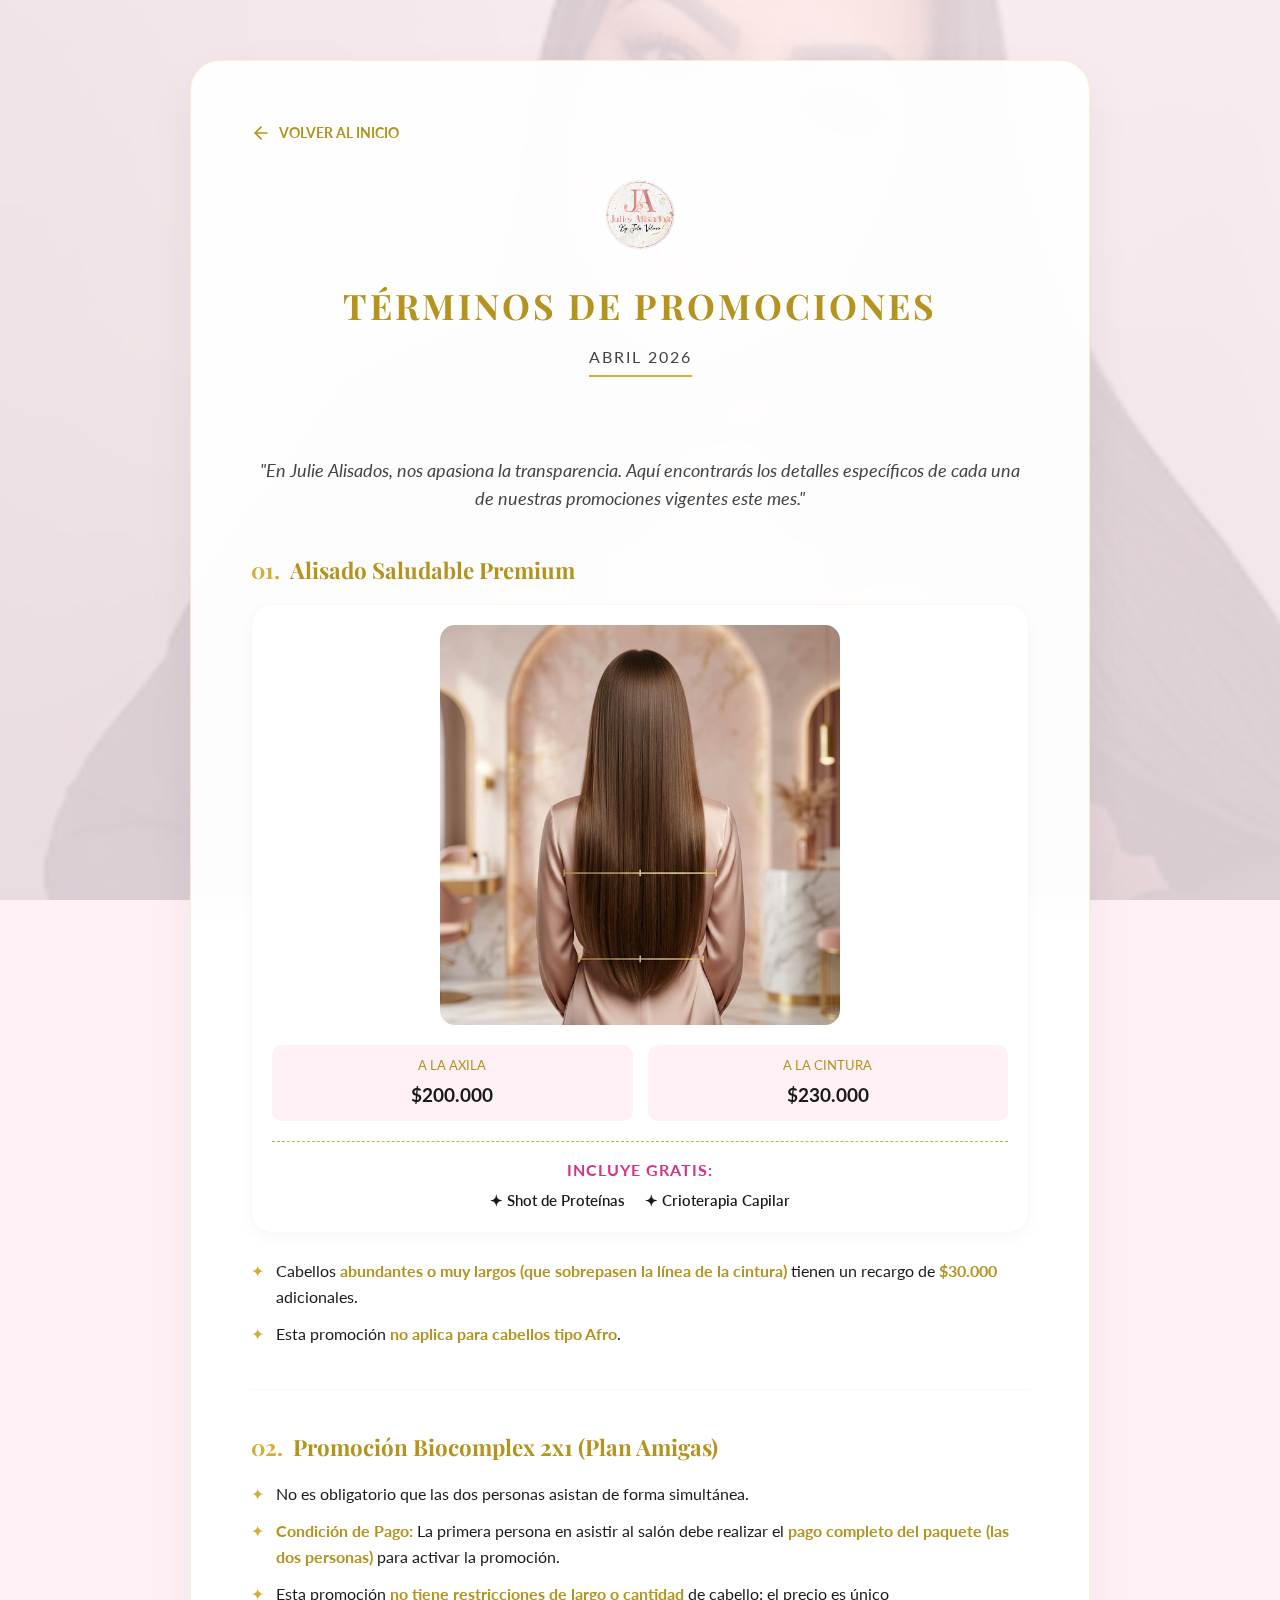
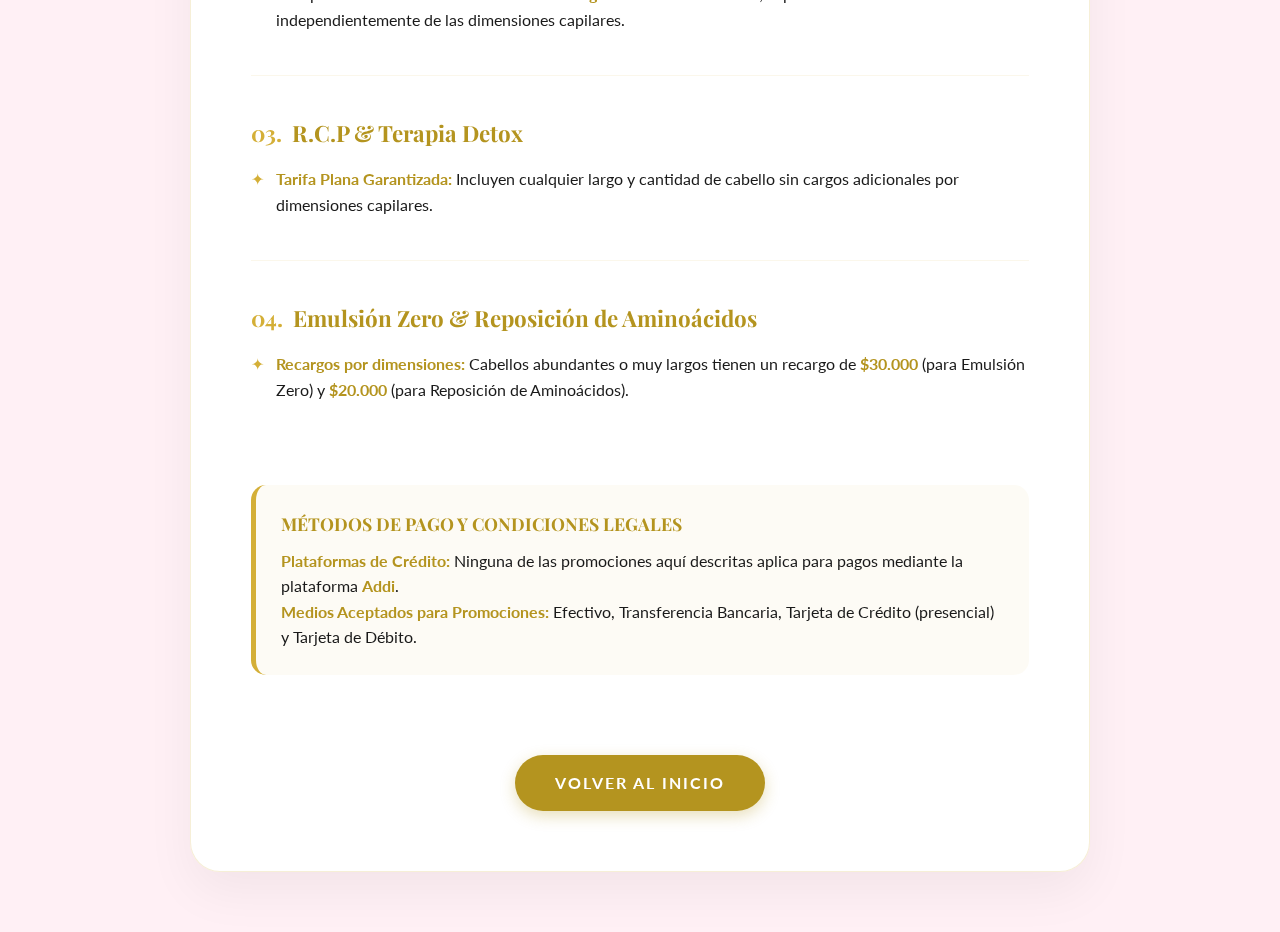
<file: promociones-condiciones.html>
<!DOCTYPE html>
<html lang="es">

<head>
    <meta charset="UTF-8">
    <meta name="viewport" content="width=device-width, initial-scale=1.0">
    <title>Condiciones de Promociones Mensuales | Julie Alisados</title>
    <link rel="preconnect" href="https://fonts.googleapis.com">
    <link rel="preconnect" href="https://fonts.gstatic.com" crossorigin>
    <link
        href="https://fonts.googleapis.com/css2?family=Playfair+Display:ital,wght@0,400;0,700;1,400&family=Lato:wght@300;400;700&display=swap"
        rel="stylesheet">
    <style>
        :root {
            --pearl-white: #FFFFFF;
            --soft-cream: #FFF0F5;
            --gold: #D4AF37;
            --gold-light: #F2D06B;
            --gold-dark: #B4941F;
            --dark-text: #1A1A1A;
            --light-text: #444444;
            --font-heading: 'Playfair Display', serif;
            --font-body: 'Lato', sans-serif;
        }

        * {
            margin: 0;
            padding: 0;
            box-sizing: border-box;
        }

        body {
            font-family: var(--font-body);
            background: var(--soft-cream);
            color: var(--dark-text);
            line-height: 1.6;
            padding: 60px 20px;
        }

        body::before {
            content: '';
            position: fixed;
            top: 0;
            left: 0;
            width: 100%;
            height: 100%;
            background-image: url('FONDO WEB.jpg');
            background-size: cover;
            background-position: center;
            opacity: 0.15;
            z-index: -1;
        }

        .container {
            max-width: 900px;
            margin: 0 auto;
            background: rgba(255, 255, 255, 0.95);
            padding: 60px;
            border-radius: 30px;
            box-shadow: 0 20px 50px rgba(0, 0, 0, 0.05);
            border: 1px solid rgba(212, 175, 55, 0.2);
            backdrop-filter: blur(10px);
        }

        .header {
            text-align: center;
            margin-bottom: 50px;
        }

        .logo-small {
            width: 80px;
            margin-bottom: 20px;
        }

        h1 {
            font-family: var(--font-heading);
            color: var(--gold-dark);
            font-size: 2.2rem;
            text-transform: uppercase;
            letter-spacing: 3px;
            margin-bottom: 10px;
        }

        .subtitle {
            font-size: 1rem;
            color: var(--light-text);
            text-transform: uppercase;
            letter-spacing: 2px;
            border-bottom: 2px solid var(--gold);
            display: inline-block;
            padding-bottom: 5px;
            margin-bottom: 30px;
        }

        .intro-text {
            text-align: center;
            font-style: italic;
            color: var(--light-text);
            margin-bottom: 40px;
            font-size: 1.1rem;
        }

        .terms-grid {
            display: grid;
            grid-template-columns: 1fr;
            gap: 40px;
        }

        .service-category {
            padding-bottom: 30px;
            border-bottom: 1px solid rgba(212, 175, 55, 0.1);
        }

        .service-category:last-child {
            border-bottom: none;
        }

        h2 {
            font-family: var(--font-heading);
            color: var(--gold-dark);
            font-size: 1.4rem;
            margin-bottom: 15px;
            display: flex;
            align-items: center;
            gap: 10px;
        }

        h2 i {
            color: var(--gold);
            font-style: normal;
        }

        ul {
            list-style: none;
        }

        li {
            margin-bottom: 12px;
            padding-left: 25px;
            position: relative;
        }

        li::before {
            content: '✦';
            position: absolute;
            left: 0;
            color: var(--gold);
        }

        strong {
            color: var(--gold-dark);
            font-weight: 700;
        }

        .important-box {
            background: rgba(212, 175, 55, 0.05);
            padding: 25px;
            border-radius: 15px;
            border-left: 5px solid var(--gold);
            margin: 40px 0;
        }

        .important-box h3 {
            font-family: var(--font-heading);
            font-size: 1.1rem;
            margin-bottom: 10px;
            color: var(--gold-dark);
        }

        .back-btn {
            display: inline-block;
            margin-top: 40px;
            padding: 15px 40px;
            background: var(--gold-dark);
            color: white;
            text-decoration: none;
            border-radius: 50px;
            font-weight: 700;
            text-transform: uppercase;
            letter-spacing: 2px;
            transition: all 0.3s ease;
            box-shadow: 0 5px 15px rgba(180, 148, 31, 0.3);
        }

        .back-btn:hover {
            background: var(--gold);
            transform: translateY(-3px);
            box-shadow: 0 8px 20px rgba(180, 148, 31, 0.4);
        }

        @media (max-width: 768px) {
            .container {
                padding: 40px 20px;
            }
            h1 {
                font-size: 1.6rem;
            }
            h2 {
                font-size: 1.2rem;
            }
        }
    </style>
    <!-- Google tag (gtag.js) -->
    <script async src="https://www.googletagmanager.com/gtag/js?id=AW-17986280702"></script>
    <script>
      window.dataLayer = window.dataLayer || [];
      function gtag(){dataLayer.push(arguments);}
      gtag('js', new Date());

      gtag('config', 'AW-17986280702', { 'allow_enhanced_conversions': true });
    </script>
    <!-- Event snippet for WhatsApp Contact conversion page -->
    <script>
      function gtag_report_conversion(url) {
        var callback = function () {
          if (typeof(url) != 'undefined') {
            window.location = url;
          }
        };
        gtag('event', 'conversion', {
            'send_to': 'AW-17986280702/NpjPCLC27J0cEP65w4BD',
            'event_callback': callback
        });
        return false;
      }
    </script>
</head>

<body>
    <div class="container">
        <div class="back-nav" style="margin-bottom: 30px;">
            <a href="index.html" class="back-link" style="display: inline-flex; align-items: center; gap: 8px; color: var(--gold-dark); text-decoration: none; font-weight: 700; text-transform: uppercase; font-size: 0.9rem;">
                <svg width="20" height="20" viewBox="0 0 24 24" fill="none" stroke="currentColor" stroke-width="2" stroke-linecap="round" stroke-linejoin="round"><line x1="19" y1="12" x2="5" y2="12"></line><polyline points="12 19 5 12 12 5"></polyline></svg>
                Volver al Inicio
            </a>
        </div>
        <div class="header">
            <img src="logo 1.png" alt="Julie Alisados Logo" class="logo-small">
            <h1>Términos de Promociones</h1>
            <span class="subtitle">Abril 2026</span>
        </div>

        <p class="intro-text">"En Julie Alisados, nos apasiona la transparencia. Aquí encontrarás los detalles específicos de cada una de nuestras promociones vigentes este mes."</p>

        <div class="terms-grid">
            <!-- ALISADOS -->
            <div class="service-category">
                <h2><i>01.</i> Alisado Saludable Premium</h2>
                
                <div style="display: flex; flex-direction: column; align-items: center; background: #fff; padding: 20px; border-radius: 20px; margin-bottom: 25px; box-shadow: 0 5px 15px rgba(0,0,0,0.03); border: 1px solid rgba(212, 175, 55, 0.1);">
                    <img src="guia-largos.png" alt="Guía de Largos Alisado" style="width: 100%; max-width: 400px; border-radius: 15px; margin-bottom: 20px;">
                    
                    <div style="width: 100%; display: grid; grid-template-columns: 1fr 1fr; gap: 15px; text-align: center;">
                        <div style="padding: 10px; background: var(--soft-cream); border-radius: 10px;">
                            <p style="font-size: 0.8rem; text-transform: uppercase; color: var(--gold-dark); margin-bottom: 5px;">A LA AXILA</p>
                            <p style="font-size: 1.2rem; font-weight: 700;">$200.000</p>
                        </div>
                        <div style="padding: 10px; background: var(--soft-cream); border-radius: 10px;">
                            <p style="font-size: 0.8rem; text-transform: uppercase; color: var(--gold-dark); margin-bottom: 5px;">A LA CINTURA</p>
                            <p style="font-size: 1.2rem; font-weight: 700;">$230.000</p>
                        </div>
                    </div>

                    <div style="margin-top: 20px; width: 100%; text-align: center; border-top: 1px dashed var(--gold); padding-top: 15px;">
                        <p style="font-weight: 700; color: #d63384; text-transform: uppercase; letter-spacing: 1px; margin-bottom: 5px;">Incluye GRATIS:</p>
                        <p style="font-size: 0.95rem; font-weight: 600;">✦ Shot de Proteínas &nbsp; &nbsp; ✦ Crioterapia Capilar</p>
                    </div>
                </div>

                <ul>
                    <li>Cabellos <strong>abundantes o muy largos (que sobrepasen la línea de la cintura)</strong> tienen un recargo de <strong>$30.000</strong> adicionales.</li>
                    <li>Esta promoción <strong>no aplica para cabellos tipo Afro</strong>.</li>
                </ul>
            </div>

            <!-- BIOCOMPLEX -->
            <div class="service-category">
                <h2><i>02.</i> Promoción Biocomplex 2x1 (Plan Amigas)</h2>
                <ul>
                    <li>No es obligatorio que las dos personas asistan de forma simultánea.</li>
                    <li><strong>Condición de Pago:</strong> La primera persona en asistir al salón debe realizar el <strong>pago completo del paquete (las dos personas)</strong> para activar la promoción.</li>
                    <li>Esta promoción <strong>no tiene restricciones de largo o cantidad</strong> de cabello; el precio es único independientemente de las dimensiones capilares.</li>
                </ul>
            </div>

            <!-- R.C.P Y DETOX -->
            <div class="service-category">
                <h2><i>03.</i> R.C.P & Terapia Detox</h2>
                <ul>
                    <li><strong>Tarifa Plana Garantizada:</strong> Incluyen cualquier largo y cantidad de cabello sin cargos adicionales por dimensiones capilares.</li>
                </ul>
            </div>

            <!-- EMULSIÓN / REPOSICIÓN -->
            <div class="service-category">
                <h2><i>04.</i> Emulsión Zero & Reposición de Aminoácidos</h2>
                <ul>
                    <li><strong>Recargos por dimensiones:</strong> Cabellos abundantes o muy largos tienen un recargo de <strong>$30.000</strong> (para Emulsión Zero) y <strong>$20.000</strong> (para Reposición de Aminoácidos).</li>
                </ul>
            </div>
        </div>

        <div class="important-box">
            <h3>MÉTODOS DE PAGO Y CONDICIONES LEGALES</h3>
            <p><strong>Plataformas de Crédito:</strong> Ninguna de las promociones aquí descritas aplica para pagos mediante la plataforma <strong>Addi</strong>.</p>
            <p><strong>Medios Aceptados para Promociones:</strong> Efectivo, Transferencia Bancaria, Tarjeta de Crédito (presencial) y Tarjeta de Débito.</p>
        </div>

        <center>
            <a href="index.html" class="back-btn">Volver al Inicio</a>
        </center>
    </div>
</body>

</html>
</file>
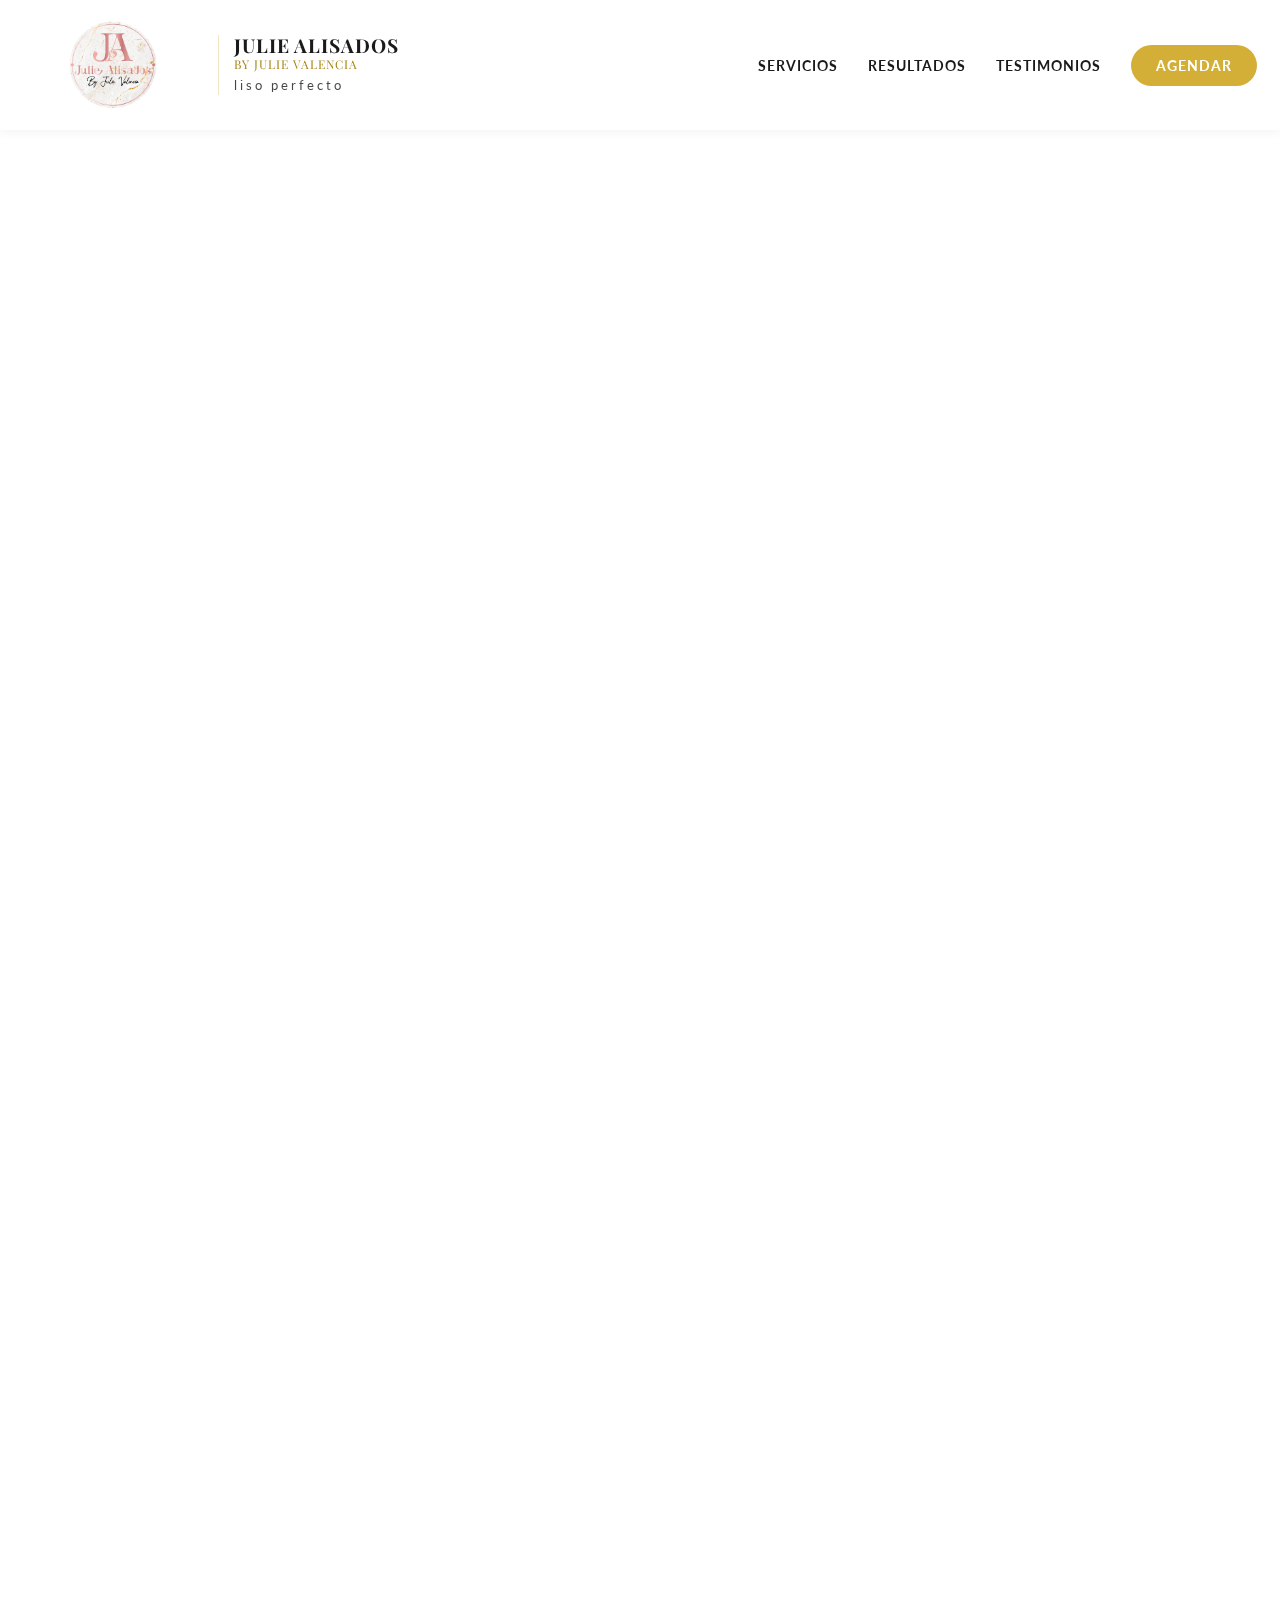
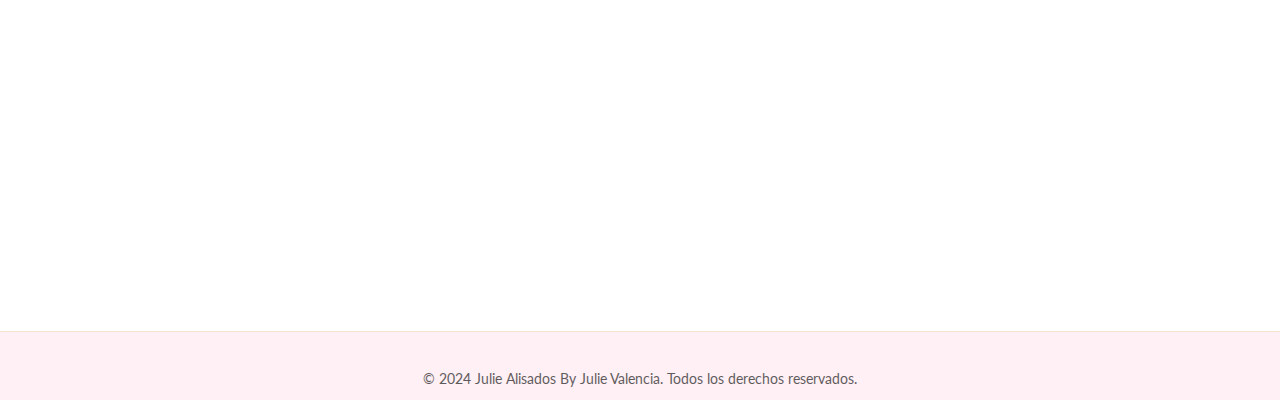
<file: terapias-disciplinantes.html>
<!DOCTYPE html>
<html lang="es">

<head>
    <!-- Google tag (gtag.js) -->
    <script async src="https://www.googletagmanager.com/gtag/js?id=AW-17986280702"></script>
    <script>
        window.dataLayer = window.dataLayer || [];
        function gtag() { dataLayer.push(arguments); }
        gtag('js', new Date());

        gtag('config', 'AW-17986280702', { 'allow_enhanced_conversions': true });
    </script>
    <meta charset="UTF-8">
    <meta name="viewport" content="width=device-width, initial-scale=1.0">
    <link rel="icon" type="image/png" href="logo 1.png">
    <link rel="apple-touch-icon" href="logo 1.png">
    <meta name="description" content="Terapias Disciplinantes Capilares en Julie Alisados. Control de frizz y reposición de aminoácidos para un cabello manejable.">
    <meta property="og:image" content="https://juliealisados.com/logo%201.png">
    <title>Terapias Disciplinantes | Julie Alisados</title>
    <link rel="preconnect" href="https://fonts.googleapis.com">
    <link rel="preconnect" href="https://fonts.gstatic.com" crossorigin>
    <link href="https://fonts.googleapis.com/css2?family=Playfair+Display:ital,wght@0,400;0,700;1,400&family=Lato:wght@300;400;700&display=swap" rel="stylesheet">
    <link rel="stylesheet" href="style.css">
    <style>
        .service-detail-page {
            padding-top: 100px;
            background: var(--pearl-white);
        }

        .service-hero {
            position: relative;
            height: 400px;
            display: flex;
            align-items: center;
            justify-content: center;
            text-align: center;
            color: #fff;
            overflow: hidden;
            background: #1a1a1a;
        }

        .service-hero::after {
            content: '';
            position: absolute;
            top: 0;
            left: 0;
            width: 100%;
            height: 100%;
            background: linear-gradient(to bottom, rgba(0,0,0,0.3), rgba(0,0,0,0.7));
            z-index: 1;
        }

        .hero-placeholder {
            position: absolute;
            top: 0;
            left: 0;
            width: 100%;
            height: 100%;
            background-image: url('reposicion-aminoacidos.jpg');
            background-size: cover;
            background-position: center;
            opacity: 0.6;
            z-index: 0;
        }

        .service-hero-content {
            position: relative;
            z-index: 2;
            max-width: 800px;
            padding: 0 20px;
        }

        .service-hero h1 {
            font-family: var(--font-heading);
            font-size: 3.5rem;
            margin-bottom: 20px;
            text-transform: uppercase;
            letter-spacing: 4px;
            color: var(--gold-light);
        }

        .service-hero p {
            font-size: 1.2rem;
            letter-spacing: 2px;
            font-weight: 300;
        }

        .content-section {
            padding: 80px 0;
        }

        .description-grid {
            display: grid;
            grid-template-columns: 1fr 1fr;
            gap: 60px;
            align-items: center;
        }

        .description-text h2 {
            font-family: var(--font-heading);
            color: var(--gold-dark);
            font-size: 2.5rem;
            margin-bottom: 30px;
        }

        .description-text p {
            font-size: 1.1rem;
            color: var(--light-text);
            margin-bottom: 20px;
            line-height: 1.8;
        }

        .media-placeholder {
            background: #f4f4f4;
            border: 2px dashed var(--gold);
            border-radius: 20px;
            height: 500px;
            display: flex;
            flex-direction: column;
            align-items: center;
            justify-content: center;
            color: var(--gold-dark);
            text-align: center;
            padding: 40px;
            position: relative;
            overflow: hidden;
        }

        .media-placeholder.video::before {
            content: '▶';
            font-size: 4rem;
            margin-bottom: 20px;
            opacity: 0.5;
        }

        .feature-box {
            background: #fff;
            padding: 40px;
            border-radius: 20px;
            box-shadow: var(--shadow-soft);
            border-left: 5px solid var(--gold);
            margin-bottom: 30px;
            transition: transform 0.3s ease;
        }

        .feature-box:hover {
            transform: scale(1.02);
        }

        .feature-box h3 {
            color: var(--gold-dark);
            margin-bottom: 15px;
            font-family: var(--font-heading);
        }

        .results-preview {
            background-color: var(--soft-cream);
            padding: 80px 0;
        }

        .results-grid-desc {
            display: grid;
            grid-template-columns: repeat(3, 1fr);
            gap: 20px;
            margin-top: 40px;
        }

        .result-placeholder {
            aspect-ratio: 9/16;
            background: #eee;
            border-radius: 15px;
            display: flex;
            align-items: center;
            justify-content: center;
            color: #999;
            font-weight: 700;
            border: 1px solid #ddd;
        }

        .cta-section {
            padding: 100px 0;
            text-align: center;
            background: linear-gradient(rgba(255,255,255,0.9), rgba(255,255,255,0.9)), url('FONDO WEB.jpg');
            background-size: cover;
            background-position: center;
        }

        .back-link {
            display: inline-flex;
            align-items: center;
            gap: 10px;
            color: var(--gold-dark);
            text-decoration: none;
            font-weight: 700;
            margin-bottom: 40px;
            text-transform: uppercase;
            letter-spacing: 1px;
            transition: 0.3s;
        }

        .back-link:hover {
            transform: translateX(-5px);
            color: var(--gold);
        }

        @keyframes fadeInUp {
            from {
                opacity: 0;
                transform: translateY(30px);
            }
            to {
                opacity: 1;
                transform: translateY(0);
            }
        }

        .fade-in-up {
            opacity: 0;
            animation: fadeInUp 1s ease-out forwards;
        }

        @media (max-width: 768px) {
            .description-grid {
                grid-template-columns: 1fr;
            }

            .service-hero h1 {
                font-size: 2.2rem;
            }

            .media-placeholder {
                height: 350px;
            }

            .results-grid-desc {
                grid-template-columns: 1fr;
            }
        }
    </style>
</head>

<body>
    <header>
        <div class="header-container">
            <div class="header-brand">
                <a href="index.html" class="logo-link">
                    <img src="logo 1.png" alt="Julie Alisados Logo" class="logo-img">
                </a>
                <div class="header-titles">
                    <h1 class="header-title">JULIE ALISADOS <span>By Julie Valencia</span></h1>
                    <p class="header-subtitle">liso perfecto</p>
                </div>
            </div>

            <button class="hamburger" id="hamburger" aria-label="Abrir menú">
                <span></span>
                <span></span>
                <span></span>
            </button>

            <nav class="nav-menu" id="nav-menu">
                <ul>
                    <li><a href="index.html#servicios">Servicios</a></li>
                    <li><a href="index.html#resultados">Resultados</a></li>
                    <li><a href="index.html#testimonios">Testimonios</a></li>
                    <li><a href="https://wa.me/573043588180" class="btn-nav"
                            onclick="return gtag_report_conversion(this.href);">Agendar</a>
                    </li>
                </ul>
            </nav>
        </div>
    </header>

    <main class="service-detail-page">
        <section class="service-hero fade-in-up">
            <div class="hero-placeholder"></div>
            <div class="service-hero-content">
                <h1>Terapias Disciplinantes</h1>
                <p>El control definitivo del volumen y el frizz</p>
            </div>
        </section>

        <section class="content-section fade-in-up" style="animation-delay: 0.2s;">
            <div class="container">
                <a href="index.html#servicios" class="back-link">
                    <svg width="20" height="20" viewBox="0 0 24 24" fill="none" stroke="currentColor" stroke-width="2" stroke-linecap="round" stroke-linejoin="round"><line x1="19" y1="12" x2="5" y2="12"></line><polyline points="12 19 5 12 12 5"></polyline></svg>
                    Volver a Servicios
                </a>

                <div class="description-grid">
                    <div class="description-text">
                        <h2>Control y suavidad sin perder tu esencia</h2>
                        <p>Nuestras terapias disciplinantes están diseñadas para aquellas mujeres que aman su cabello con movimiento pero desean eliminar el encrespamiento y el volumen excesivo.</p>
                        
                        <div class="feature-box">
                            <h3>Reposición de Aminoácidos</h3>
                            <p>¡Atención, chicas! Esta es una terapia de disciplina intensa, pero OJO: <strong>NO ES ALISADO</strong>. Es la opción número uno si amas tus ondas o tus rizos pero odias ese frizz rebelde que hace que tu pelo se vea desordenado o "esponjado".</p>
                            <p>Nuestra fórmula exclusiva inyecta aminoácidos y lípidos directamente en la fibra. ¿Qué significa esto? Que tu cabello recupera su peso natural, la cutícula se sella y el brillo se dispara. Vas a notar tu melena mucho más suave, sedosa y, sobre todo, bajo control, pero manteniendo ese movimiento natural que te encanta. ¡Es el secreto para un pelo disciplinado sin perder tu esencia!</p>
                            <ul style="margin-top: 10px; color: var(--light-text); padding-left: 20px;">
                                <li>Control total del frizz (incluso en días de lluvia).</li>
                                <li>Volumen controlado y manejabilidad extrema.</li>
                                <li>Pelo con tacto de seda y brillo de alto nivel.</li>
                            </ul>
                        </div>
                        
                        <div class="feature-box">
                            <h3>RE - CODE</h3>
                            <p>¿Sientes que tu pelo se ve "cansado" o envejecido? El <strong>RE-CODE</strong> es como un tratamiento de rejuvenecimiento facial pero para tu melena. <strong>TAMPOCO ES ALISADO</strong>, es pura nutrición hidrolípida de alta tecnología.</p>
                            <p>Esta terapia está diseñada para "recodificar" la hebra capilar, devolviéndole la hidratación y el brillo de espejo que se pierde con los años o el sol. Es increíble cómo quita la opacidad y deja el cabello con una suavidad que no vas a parar de tocar. Ideal si buscas un pelo que se vea joven, radiante y con un tacto de lujo.</p>
                        </div>
                    </div>

                    <div class="video-container" style="border-radius: 15px; overflow: hidden; box-shadow: 0 10px 30px rgba(0,0,0,0.3);">
                        <video width="100%" height="auto" controls>
                            <source src="REPOSICION.mp4" type="video/mp4">
                            Tu navegador no soporta el formato de video.
                        </video>
                    </div>
                </div>
            </div>
        </section>

        <section class="results-preview fade-in-up" style="animation-delay: 0.4s;">
            <div class="container">
                <h2 class="section-title" style="text-align: center;">Resultados en Control de Frizz</h2>
                <div class="results-grid-desc">
                    <div class="result-placeholder"><span>Resultado 1</span></div>
                    <div class="result-placeholder"><span>Resultado 2</span></div>
                    <div class="result-placeholder"><span>Resultado 3</span></div>
                </div>
            </div>
        </section>

        <section class="cta-section fade-in-up" style="animation-delay: 0.6s;">
            <div class="container">
                <h2 style="font-family: var(--font-heading); font-size: 2.5rem; margin-bottom: 30px;">¿Necesitas controlar el frizz de tu cabello?</h2>
                <a href="https://wa.me/573043588180?text=Hola%20Julie,%20vi%20la%20info%20de%20Terapias%20Disciplinantes%20y%20quiero%20agendar" 
                   class="btn-gold" 
                   onclick="return gtag_report_conversion(this.href);">Agendar mi Terapia</a>
            </div>
        </section>
    </main>

    <footer>
        <div class="container footer-content">
            <p class="copyright">&copy; 2024 Julie Alisados By Julie Valencia. Todos los derechos reservados.</p>
        </div>
    </footer>

    <script>
        const hamburger = document.getElementById('hamburger');
        const navMenu = document.getElementById('nav-menu');

        hamburger.addEventListener('click', () => {
            hamburger.classList.toggle('active');
            navMenu.classList.toggle('active');
        });
    </script>
</body>

</html>
</file>
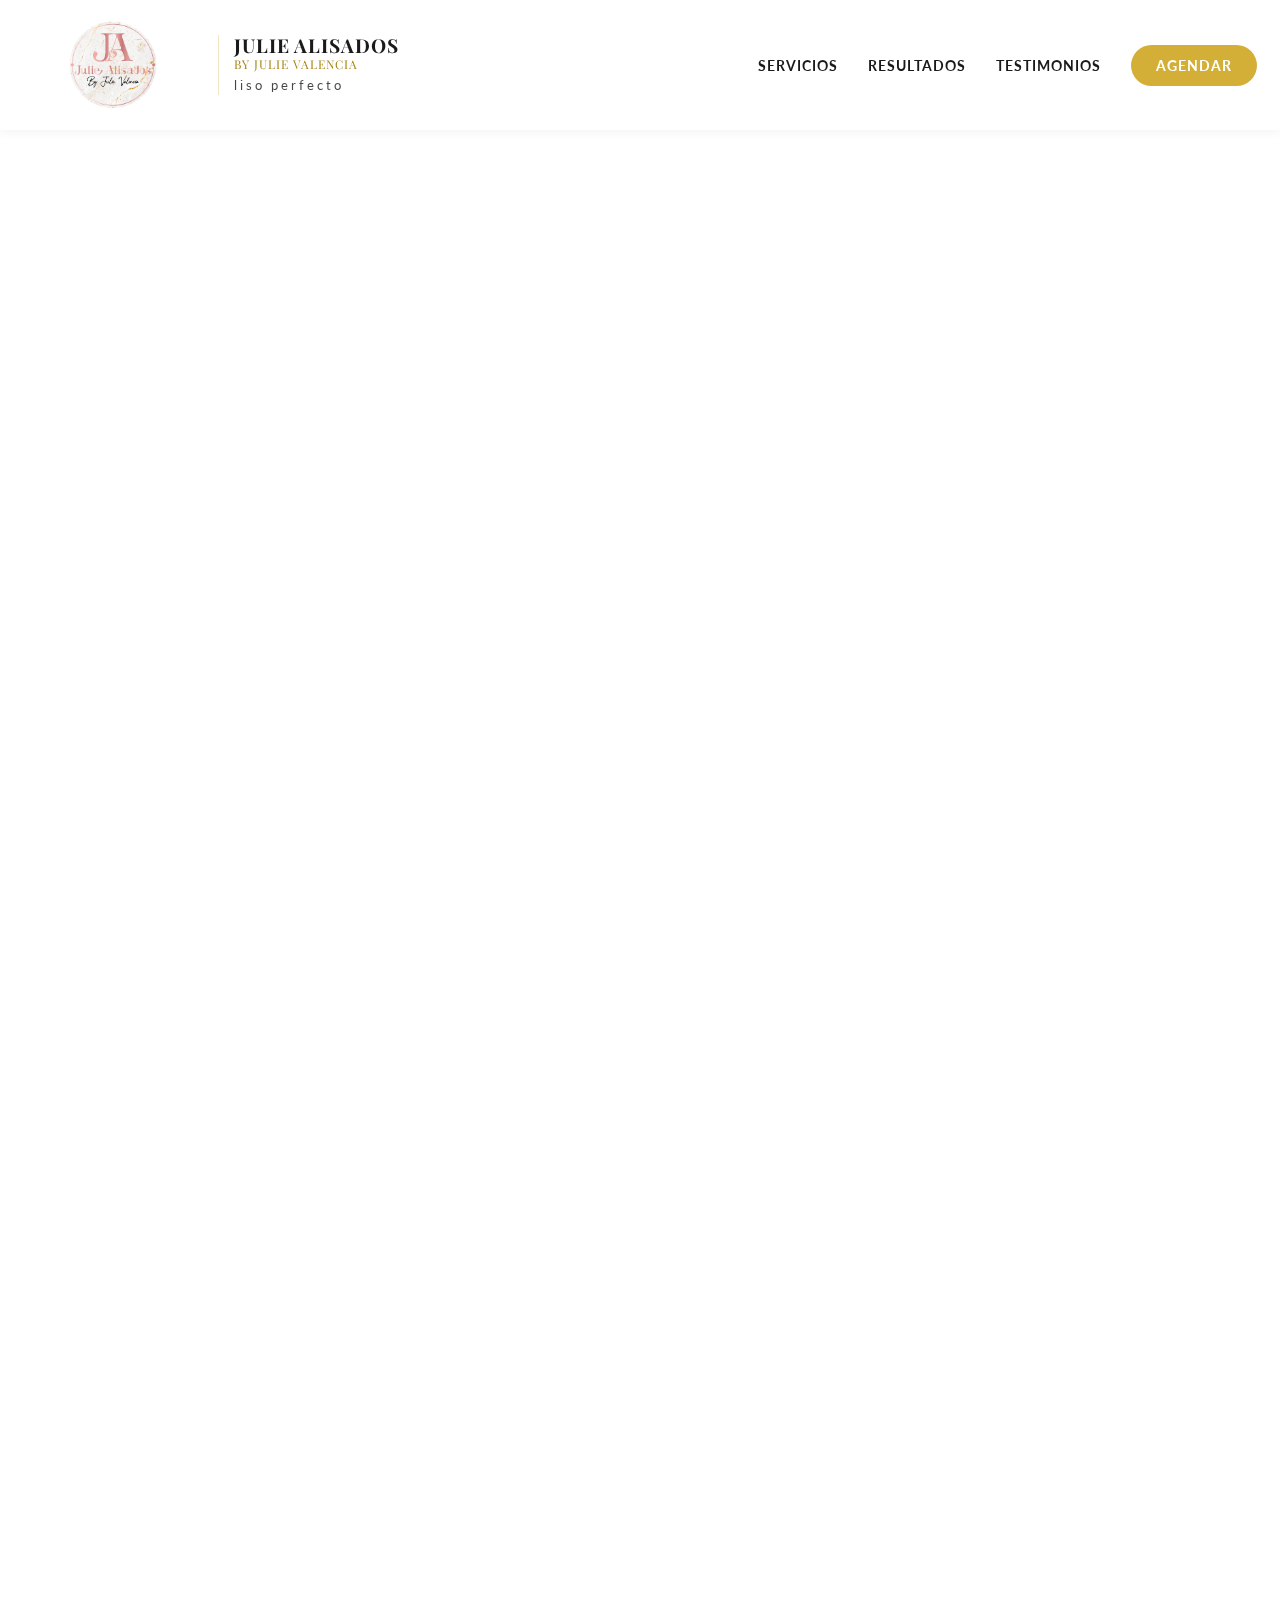
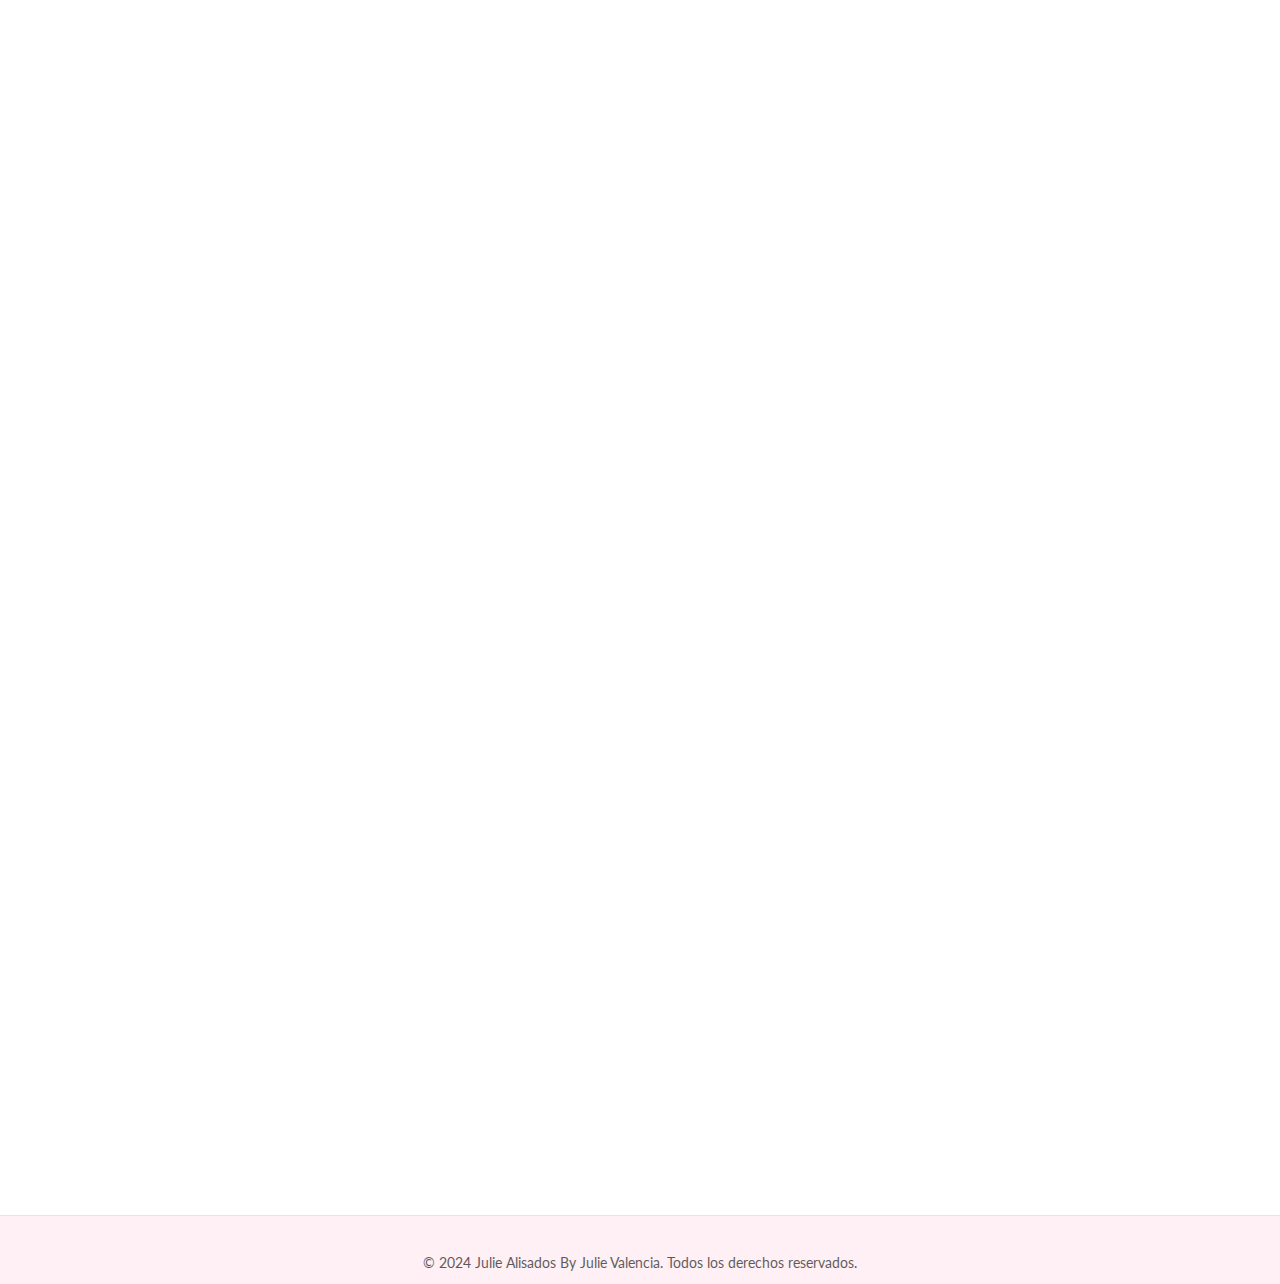
<file: terapias-hidratantes.html>
<!DOCTYPE html>
<html lang="es">

<head>
    <!-- Google tag (gtag.js) -->
    <script async src="https://www.googletagmanager.com/gtag/js?id=AW-17986280702"></script>
    <script>
        window.dataLayer = window.dataLayer || [];
        function gtag() { dataLayer.push(arguments); }
        gtag('js', new Date());

        gtag('config', 'AW-17986280702', { 'allow_enhanced_conversions': true });
    </script>
    <meta charset="UTF-8">
    <meta name="viewport" content="width=device-width, initial-scale=1.0">
    <link rel="icon" type="image/png" href="logo 1.png">
    <link rel="apple-touch-icon" href="logo 1.png">
    <meta name="description" content="Terapias de Hidratación Capilar Julie Alisados. Biocomplex, Choco Fix, Hidra-Complex y más para un cabello sedoso.">
    <meta property="og:image" content="https://juliealisados.com/logo%201.png">
    <title>Terapias de Hidratación | Julie Alisados</title>
    <link rel="preconnect" href="https://fonts.googleapis.com">
    <link rel="preconnect" href="https://fonts.gstatic.com" crossorigin>
    <link href="https://fonts.googleapis.com/css2?family=Playfair+Display:ital,wght@0,400;0,700;1,400&family=Lato:wght@300;400;700&display=swap" rel="stylesheet">
    <link rel="stylesheet" href="style.css">
    <style>
        .service-detail-page {
            padding-top: 100px;
            background: var(--pearl-white);
        }

        .service-hero {
            position: relative;
            height: 400px;
            display: flex;
            align-items: center;
            justify-content: center;
            text-align: center;
            color: #fff;
            overflow: hidden;
            background: #1a1a1a;
        }

        .service-hero::after {
            content: '';
            position: absolute;
            top: 0;
            left: 0;
            width: 100%;
            height: 100%;
            background: linear-gradient(to bottom, rgba(0,0,0,0.3), rgba(0,0,0,0.7));
            z-index: 1;
        }

        .hero-placeholder {
            position: absolute;
            top: 0;
            left: 0;
            width: 100%;
            height: 100%;
            background-image: url('HIDRA - HAIR.mp4'); /* Usando video thumb o imagen */
            background-size: cover;
            background-position: center;
            opacity: 0.6;
            z-index: 0;
        }

        .service-hero-content {
            position: relative;
            z-index: 2;
            max-width: 800px;
            padding: 0 20px;
        }

        .service-hero h1 {
            font-family: var(--font-heading);
            font-size: 3.5rem;
            margin-bottom: 20px;
            text-transform: uppercase;
            letter-spacing: 4px;
            color: var(--gold-light);
        }

        .content-section {
            padding: 80px 0;
        }

        .description-text h2 {
            font-family: var(--font-heading);
            color: var(--gold-dark);
            font-size: 2.5rem;
            margin-bottom: 30px;
            text-align: center;
        }

        .therapy-grid {
            display: grid;
            grid-template-columns: repeat(auto-fit, minmax(300px, 1fr));
            gap: 30px;
            margin-top: 40px;
        }

        .feature-box {
            background: #fff;
            padding: 30px;
            border-radius: 20px;
            box-shadow: var(--shadow-soft);
            border-top: 4px solid var(--gold);
            height: 100%;
            transition: transform 0.3s ease;
        }

        .feature-box:hover {
            transform: translateY(-5px);
            box-shadow: 0 15px 40px rgba(197,160,89,0.1);
        }

        .feature-box h3 {
            color: var(--gold-dark);
            margin-bottom: 15px;
            font-family: var(--font-heading);
            font-size: 1.4rem;
        }

        .feature-box p {
            font-size: 1rem;
            color: var(--light-text);
            line-height: 1.6;
        }

        .back-link {
            display: inline-flex;
            align-items: center;
            gap: 10px;
            color: var(--gold-dark);
            text-decoration: none;
            font-weight: 700;
            margin-bottom: 40px;
            text-transform: uppercase;
            letter-spacing: 1px;
            transition: 0.3s;
        }

        @keyframes fadeInUp {
            from { opacity: 0; transform: translateY(30px); }
            to { opacity: 1; transform: translateY(0); }
        }

        .fade-in-up {
            opacity: 0;
            animation: fadeInUp 1s ease-out forwards;
        }

        .cta-section {
            padding: 80px 0;
            text-align: center;
            background-color: var(--soft-cream);
        }

        @media (max-width: 768px) {
            .service-hero h1 { font-size: 2.2rem; }
        }
    </style>
</head>

<body>
    <header>
        <div class="header-container">
            <div class="header-brand">
                <a href="index.html" class="logo-link">
                    <img src="logo 1.png" alt="Julie Alisados Logo" class="logo-img">
                </a>
                <div class="header-titles">
                    <h1 class="header-title">JULIE ALISADOS <span>By Julie Valencia</span></h1>
                    <p class="header-subtitle">liso perfecto</p>
                </div>
            </div>
            <button class="hamburger" id="hamburger" aria-label="Abrir menú">
                <span></span><span></span><span></span>
            </button>
            <nav class="nav-menu" id="nav-menu">
                <ul>
                    <li><a href="index.html#servicios">Servicios</a></li>
                    <li><a href="index.html#resultados">Resultados</a></li>
                    <li><a href="index.html#testimonios">Testimonios</a></li>
                    <li><a href="https://wa.me/573043588180" class="btn-nav" onclick="return gtag_report_conversion(this.href);">Agendar</a></li>
                </ul>
            </nav>
        </div>
    </header>

    <main class="service-detail-page">
        <section class="service-hero fade-in-up">
            <div class="hero-placeholder"></div>
            <div class="service-hero-content">
                <h1>Terapias de Hidratación</h1>
                <p>Devuelve el brillo y la sedosidad a tu melena</p>
            </div>
        </section>

        <section class="content-section fade-in-up" style="animation-delay: 0.2s;">
            <div class="container">
                <a href="index.html#servicios" class="back-link">
                    <svg width="20" height="20" viewBox="0 0 24 24" fill="none" stroke="currentColor" stroke-width="2" stroke-linecap="round" stroke-linejoin="round"><line x1="19" y1="12" x2="5" y2="12"></line><polyline points="12 19 5 12 12 5"></polyline></svg>
                    Volver a Servicios
                </a>

                <div class="services-list">
                    <!-- Servicio 1 & 2 -->
                    <div class="description-grid" style="margin-bottom: 80px;">
                        <div class="feature-box" style="margin-bottom: 0;">
                            <h3>BIOCOMPLEX & CHOCO FIX</h3>
                            <p><strong>Biocomplex:</strong> Un complejo biológico que mezcla extractos vegetales y proteínas para despertar folículos dormidos y fortalecer la hebra desde la raíz. Ideal para crecimiento y Vitalidad.</p>
                            <p><strong>Choco Fix:</strong> Reparación intensiva a base de chocolate real. Alimenta tu pelo con antioxidantes, repara puntas y devuelve un movimiento sedoso irresistible.</p>
                        </div>
                        <div class="video-container" style="border-radius: 15px; overflow: hidden; box-shadow: 0 10px 30px rgba(0,0,0,0.3);">
                            <video width="100%" height="auto" controls>
                                <source src="marzo 1.mp4" type="video/mp4">
                                Tu navegador no soporta el formato de video.
                            </video>
                        </div>
                    </div>

                    <!-- Servicio 3 & 4 -->
                    <div class="description-grid" style="margin-bottom: 80px;">
                        <div class="video-container" style="border-radius: 15px; overflow: hidden; box-shadow: 0 10px 30px rgba(0,0,0,0.3);">
                            <video width="100%" height="auto" controls>
                                <source src="HIDRA - HAIR.mp4" type="video/mp4">
                                Tu navegador no soporta el formato de video.
                            </video>
                        </div>
                        <div class="feature-box" style="margin-bottom: 0;">
                            <h3>HIDRA-COMPLEX & HIDRA-HAIR</h3>
                            <p><strong>Hidra-Complex:</strong> El poder del aguacate y aloe vera para cabellos sedientos. Inyecta agua directamente en la fibra capilar eliminando la resequedad extrema.</p>
                            <p><strong>Hidra-Hair:</strong> El encendido de luz para melenas opacas. Diseñado para combatir la opacidad rebelde y aportar una suavidad que se nota al primer minuto.</p>
                        </div>
                    </div>

                    <!-- Servicio 5 & 6 -->
                    <div class="description-grid" style="margin-bottom: 80px;">
                        <div class="feature-box" style="margin-bottom: 0;">
                            <h3>OZONOTERAPIA & RELLENO MOLECULAR</h3>
                            <p><strong>Ozonoterapia:</strong> Limpieza profunda y oxigenación celular. Mejora la salud capilar y estimula la circulación para un nacimiento sano y brillante.</p>
                            <p><strong>Relleno Molecular:</strong> Reconstrucción interna con ácido hialurónico y colágeno. Rellena huecos microscópicos dejando el cabello con cuerpo y resistencia.</p>
                        </div>
                        <div class="video-container" style="border-radius: 15px; overflow: hidden; box-shadow: 0 10px 30px rgba(0,0,0,0.3);">
                            <video width="100%" height="auto" controls>
                                <source src="marzo 3.mp4" type="video/mp4">
                                Tu navegador no soporta el formato de video.
                            </video>
                        </div>
                    </div>

                    <!-- Servicio 7 -->
                    <div class="description-grid">
                        <div class="video-container" style="border-radius: 15px; overflow: hidden; box-shadow: 0 10px 30px rgba(0,0,0,0.3);">
                            <video width="100%" height="auto" controls>
                                <source src="marzo 4.mp4" type="video/mp4">
                                Tu navegador no soporta el formato de video.
                            </video>
                        </div>
                        <div class="feature-box" style="margin-bottom: 0;">
                            <h3>HIDRATACIÓN S.O.S</h3>
                            <p>¡Alerta roja capilar! Rescate intensivo para casos extremos de rotura o elasticidad. Repone la humedad y nutrientes perdidos evitando el uso de la tijera.</p>
                        </div>
                    </div>
                </div>
            </div>
        </section>

        <section class="cta-section fade-in-up" style="animation-delay: 0.4s;">
            <div class="container">
                <h2 style="font-family: var(--font-heading); font-size: 2.2rem; margin-bottom: 30px;">¿Cabello opaco o reseco?</h2>
                <a href="https://wa.me/573043588180?text=Hola%20Julie,%20vengo%20por%20una%20Terapia%20de%20Hidratación.%20Mi%20cabello%20está%20opaco" 
                   class="btn-gold" 
                   onclick="return gtag_report_conversion(this.href);">Agendar mi Hidratación</a>
            </div>
        </section>
    </main>

    <footer>
        <div class="container footer-content">
            <p class="copyright">&copy; 2024 Julie Alisados By Julie Valencia. Todos los derechos reservados.</p>
        </div>
    </footer>

    <script>
        const hamburger = document.getElementById('hamburger');
        const navMenu = document.getElementById('nav-menu');
        hamburger.addEventListener('click', () => {
            hamburger.classList.toggle('active');
            navMenu.classList.toggle('active');
        });
    </script>
</body>

</html>
</file>
<file: style.css>
/* Julie Alisados - Estilos Premium v1.1 */
:root {
    --pearl-white: #FFFFFF;
    --soft-cream: #FFF0F5;
    --gold: #D4AF37;
    --gold-light: #F2D06B;
    --gold-dark: #A68612; /* Un poco más oscuro para mejor contraste en móvil */
    --dark-text: #1A1A1A;
    --light-text: #444444;
    --shadow-soft: 0 10px 30px rgba(0, 0, 0, 0.05);
    --shadow-gold: 0 4px 15px rgba(212, 175, 55, 0.3);
    --font-heading: 'Playfair Display', serif;
    --font-body: 'Lato', sans-serif;
}

* {
    margin: 0;
    padding: 0;
    box-sizing: border-box;
}

body {
    font-family: var(--font-body);
    background: var(--pearl-white);
    color: var(--dark-text);
    line-height: 1.6;
    min-height: 100vh;
    position: relative;
    /* Para el fondo translúcido */
}

body::before {
    content: '';
    position: fixed;
    top: 0;
    left: 0;
    width: 100%;
    height: 100%;
    background-image: url('FONDO WEB.jpg');
    background-size: cover;
    background-position: center 20%;
    background-attachment: fixed;
    opacity: 0.3;
    filter: blur(0px);
    z-index: -1;
    /* Detrás de todo */
}

.container {
    max-width: 1200px;
    margin: 0 auto;
    padding: 0 20px;
}

/* Header */
header {
    background-color: var(--pearl-white);
    padding: 5px 0;
    position: fixed;
    width: 100%;
    top: 0;
    z-index: 1001;
    box-shadow: 0 2px 10px rgba(0, 0, 0, 0.05);
}

.header-container {
    display: flex;
    justify-content: space-between;
    align-items: center;
    height: 90px;
    max-width: 98%;
    margin: 0 auto;
    padding: 0 10px;
}

.header-brand {
    display: flex;
    align-items: center;
    gap: 15px;
}

.logo-link {
    display: flex;
    align-items: center;
    height: 100%;
}

.logo-img {
    height: 90px;
    width: auto;
    object-fit: contain;
    display: block;
}

.header-titles {
    display: flex;
    flex-direction: column;
    justify-content: center;
    border-left: 1px solid rgba(212, 175, 55, 0.3);
    padding-left: 15px;
}

.header-title {
    font-family: var(--font-heading);
    font-size: 1.2rem;
    font-weight: 700;
    margin: 0;
    line-height: 1.1;
    color: var(--dark-text);
    text-transform: uppercase;
    letter-spacing: 1px;
}

.header-title span {
    display: block;
    font-size: 0.75rem;
    font-weight: 400;
    color: var(--gold-dark);
    margin-top: 2px;
}

.header-subtitle {
    font-size: 0.8rem;
    font-weight: 400;
    margin: 4px 0 0;
    color: var(--dark-text);
    text-transform: lowercase;
    letter-spacing: 3px;
    opacity: 0.8;
}

/* Navigation - Mobile First */
.hamburger {
    display: none;
    /* Oculto por defecto en escritorio */
}

@media (max-width: 768px) {
    header {
        background-color: var(--pearl-white);
        padding: 5px 0;
    }

    .header-container {
        height: 80px;
        padding: 0 10px;
    }

    .logo-img {
        height: 60px;
    }

    .header-titles {
        padding-left: 10px;
    }

    .header-title {
        font-size: 0.85rem;
    }

    .header-title span {
        font-size: 0.6rem;
    }

    .header-subtitle {
        font-size: 0.65rem;
        letter-spacing: 1px;
    }


    .hamburger {
        display: block;
        background: rgba(255, 255, 255, 0.8);
        border: 1px solid var(--gold);
        border-radius: 8px;
        cursor: pointer;
        padding: 8px;
        z-index: 1100;
        transition: all 0.3s ease;
    }

    .hamburger span {
        display: block;
        width: 28px;
        height: 2px;
        background-color: var(--gold);
        margin: 6px 0;
        transition: all 0.4s cubic-bezier(0.175, 0.885, 0.32, 1.275);
    }

    .hamburger.active {
        background: var(--gold);
    }

    .hamburger.active span {
        background-color: #fff;
    }

    .hamburger.active span:nth-child(1) {
        transform: translateY(8px) rotate(45deg);
    }

    .hamburger.active span:nth-child(2) {
        opacity: 0;
        transform: translateX(-20px);
    }

    .hamburger.active span:nth-child(3) {
        transform: translateY(-9px) rotate(-45deg);
    }

    .hamburger {
        position: relative;
        z-index: 2000;
        /* Asegurar que el botón esté por encima de todo */
    }

    .nav-menu {
        position: fixed;
        top: 0;
        right: -100%;
        width: 80%;
        max-width: 350px;
        height: 100vh;
        background: rgba(255, 255, 255, 0.95);
        backdrop-filter: blur(15px);
        -webkit-backdrop-filter: blur(15px);
        padding: 100px 30px 40px;
        box-shadow: -10px 0 30px rgba(0, 0, 0, 0.1);
        transition: all 0.6s cubic-bezier(0.77, 0, 0.175, 1);
        z-index: 1050;
        display: flex;
        flex-direction: column;
        border-left: 1px solid var(--gold);
    }

    .nav-menu.active {
        right: 0;
        visibility: visible;
        opacity: 1;
    }

    .nav-menu ul {
        display: flex !important;
        flex-direction: column !important;
        align-items: center !important;
        width: 100%;
        gap: 25px !important;
        margin-top: 20px;
    }

    .nav-menu li {
        width: 100%;
        text-align: center;
        border-bottom: 1px solid rgba(212, 175, 55, 0.1);
        padding-bottom: 15px;
    }

    .nav-menu li:last-child {
        border-bottom: none;
    }

    .nav-menu a {
        font-size: 1.1rem !important;
        display: block;
        width: 100%;
        color: var(--dark-text);
        letter-spacing: 2px;
    }

    /* Añadir un elemento decorativo al menú */
    .nav-menu::before {
        content: "JA";
        position: absolute;
        top: 40px;
        left: 50%;
        transform: translateX(-50%);
        font-family: var(--font-heading);
        font-size: 2.5rem;
        color: var(--gold);
        opacity: 0.2;
        letter-spacing: 5px;
    }
}

/* Redes Sociales en Header (Versión Mini con Colores Vivos) */
.header-socials {
    display: flex;
    gap: 15px;
    align-items: center;
    padding-right: 15px;
    margin-right: 15px;
    border-right: 1px solid rgba(212, 175, 55, 0.3);
}

.header-social-icon {
    width: 34px;
    height: 34px;
    border-radius: 50%;
    display: flex;
    align-items: center;
    justify-content: center;
    color: #fff !important;
    transition: all 0.3s ease;
    box-shadow: 0 2px 5px rgba(0, 0, 0, 0.1);
}

.header-social-icon svg {
    width: 18px;
    height: 18px;
    stroke-width: 2.5;
}

/* Colores de Fondo Permanentes */
.header-social-icon.instagram {
    background: radial-gradient(circle at 30% 107%, #fdf497 0%, #fdf497 5%, #fd5949 45%, #d6249f 60%, #285AEB 90%);
    box-shadow: 0 2px 8px rgba(214, 36, 159, 0.3);
}

.header-social-icon.facebook {
    background: #1877F2;
    box-shadow: 0 2px 8px rgba(24, 119, 242, 0.3);
}

.header-social-icon.tiktok {
    background: #000;
    box-shadow: 0 2px 8px rgba(0, 0, 0, 0.3);
}

.header-social-icon:hover {
    transform: scale(1.15) translateY(-2px);
    box-shadow: 0 5px 12px rgba(0, 0, 0, 0.2);
    filter: brightness(1.1);
}

@media (max-width: 768px) {
    .header-socials {
        border-right: none;
        padding-right: 0;
        margin: 20px 0 10px;
        justify-content: center;
        width: 100%;
    }
}

.nav-menu {
    margin-left: auto;
}

.nav-menu ul {
    list-style: none;
    display: flex;
    flex-direction: row;
    /* Menú horizontal por defecto */
    gap: 15px;
    align-items: center;
}

@media (max-width: 480px) {
    .nav-menu ul {
        gap: 10px;
    }

    .nav-menu a {
        font-size: 0.8rem;
    }
}

.nav-menu a {
    text-decoration: none;
    color: var(--dark-text);
    font-size: 1.1rem;
    font-weight: 700;
    text-transform: uppercase;
    letter-spacing: 1px;
    transition: color 0.3s ease;
}

.nav-menu a:hover {
    color: var(--gold);
}

.btn-nav {
    background-color: var(--gold);
    color: #fff !important;
    padding: 12px 25px;
    border-radius: 50px;
    text-align: center;
}

/* Adjust Hero for sticky header */
.hero {
    padding: 110px 0 20px;
    /* Ajustado para que el título sea visible bajo el menú fijo */
    text-align: center;
    position: relative;
    overflow: hidden;
}

/* Animaciones */
@keyframes fadeIn {
    from {
        opacity: 0;
        transform: translateY(20px);
    }

    to {
        opacity: 1;
        transform: translateY(0);
    }
}

.fade-in {
    opacity: 0;
    animation: fadeIn 1s ease-out forwards;
}


.btn-gold {
    display: inline-block;
    background: linear-gradient(135deg, var(--gold) 0%, var(--gold-light) 100%);
    color: #fff;
    padding: 18px 45px;
    text-decoration: none;
    border-radius: 50px;
    font-weight: 700;
    text-transform: uppercase;
    letter-spacing: 2px;
    transition: all 0.4s ease;
    box-shadow: var(--shadow-gold);
    border: 1px solid rgba(255, 255, 255, 0.2);
}

.hero-image-banner {
    margin-top: 10px;
    /* Menos espacio entre botón y banner */
    width: 100%;
    max-width: 100%;
    padding: 0;
    margin-left: 0;
    margin-right: 0;
    position: relative;
    /* Necesario para posicionar controles sobre el banner */
}

.banner-title h3 {
    font-family: var(--font-heading);
    color: #C5A059 !important;
    font-size: 2.2rem;
    padding-top: 20px !important;
    /* Espacio muerto eliminado */
    line-height: 1.6 !important;
    margin-bottom: 20px;
    text-transform: uppercase;
    letter-spacing: 3px;
    text-shadow: none !important;
    text-align: center;
    overflow: visible !important;
    height: auto !important;
}

.image-banner-wrapper {
    width: 100% !important;
    max-width: 100%;
    display: flex;
    justify-content: flex-start;
    /* Alineación a la izquierda para control total del scroll */
    overflow: hidden;
    position: relative;
    padding: 10px 0;
    margin: 0 auto !important;
}

.image-banner-wrapper::-webkit-scrollbar {
    display: none;
}

.image-banner-track {
    display: flex;
    gap: 10px;
    width: 100%;
    /* Cambiado de max-content para permitir centrado */
    padding: 0;
    will-change: transform;
}

.image-banner-track.banner-centered {
    display: flex;
    justify-content: center;
    align-items: center;
    gap: 30px;
    width: 100%;
    max-width: 1200px;
    margin: 0 auto;
    animation: none !important;
}

/* Slider Manual Modificado - Controles Superpuestos */
.manual-track {
    transition: transform 0.6s cubic-bezier(0.23, 1, 0.32, 1);
    animation: none !important;
    width: max-content !important;
}

.slider-controls {
    position: absolute;
    top: 0;
    /* Cambio a 0 para cubrir todo el alto del banner */
    left: 0;
    right: 0;
    bottom: 0;
    display: flex;
    justify-content: space-between;
    align-items: center;
    padding: 0 30px;
    width: 100%;
    pointer-events: none;
    /* Permite interactuar con lo que hay debajo */
    z-index: 20;
}

/* Contenedor inferior para el botón de pausa */
.controls-center {
    position: absolute;
    bottom: 30px;
    /* Posicionado abajo */
    left: 50%;
    transform: translateX(-50%);
    pointer-events: auto;
}

.slider-btn {
    background: rgba(255, 255, 255, 0.1);
    backdrop-filter: blur(5px);
    -webkit-backdrop-filter: blur(5px);
    border: 1px solid rgba(255, 255, 255, 0.2);
    color: rgba(255, 255, 255, 0.8);
    width: 45px;
    height: 45px;
    border-radius: 50%;
    display: flex;
    align-items: center;
    justify-content: center;
    cursor: pointer;
    transition: all 0.4s ease;
    pointer-events: auto;
    /* Reactivar clicks en los botones */
    box-shadow: 0 4px 15px rgba(0, 0, 0, 0.1);
}

.slider-btn:hover {
    background: rgba(197, 160, 89, 0.3);
    color: #fff;
    border-color: var(--gold);
    transform: scale(1.1);
}

.slider-btn.prev,
.slider-btn.next {
    background: rgba(255, 255, 255, 0.05);
}

.slider-btn svg {
    width: 24px;
    height: 24px;
}

.promo-slider-wrapper {
    display: flex;
    justify-content: center;
    /* En PC, si caben varias se centran */
    padding-bottom: 30px;
}

@media (max-width: 768px) {
    .slider-controls {
        padding: 0 10px;
    }

    .slider-btn {
        width: 35px;
        height: 35px;
    }

    .slider-btn svg {
        width: 18px;
        height: 18px;
    }

    .image-banner-track.banner-centered {
        flex-direction: column;
        align-items: center;
        gap: 30px;
    }


    /* Ajuste para que los productos no se vean gigantes en móvil */
    .product-line .image-card {
        height: 280px !important;
        width: 100% !important;
    }
}

/* Solo las que no son estáticas o centradas se mueven */
.image-banner-track:not(.banner-static):not(.banner-centered) {
    width: max-content;
    animation: marquee 30s linear infinite;
}

@keyframes marquee {
    0% {
        transform: translateX(0);
    }

    100% {
        transform: translateX(calc(-350px * 6 - 10px * 6));
        /* Ajustado al nuevo ancho de tarjeta (350px) + gap (10px) para 6 tarjetas */
    }
}

/* Ajustes finales de tarjeta para modo fluido */
.image-card {
    width: 260px !important; /* Ligeramente más grande para mejor impacto */
    flex-shrink: 0;
    background: #fdf4f7 !important;
    border-radius: 20px;
    overflow: hidden;
    box-shadow: 0 10px 30px rgba(0, 0, 0, 0.1);
    border: 2px solid var(--gold);
    transition: transform 0.4s cubic-bezier(0.175, 0.885, 0.32, 1.275);
    position: relative;
    height: 460px; /* Consistente con 9:16 */
    display: flex;
    flex-direction: column;
    cursor: pointer;
}
@media (max-width: 768px) {
    .image-card {
        width: 240px !important;
        height: 426px !important;
    }
}

/* Efecto de Carga para Videos */
.video-loader {
    position: absolute;
    top: 50%;
    left: 50%;
    transform: translate(-50%, -50%);
    width: 40px;
    height: 40px;
    border: 3px solid rgba(212, 175, 55, 0.3);
    border-radius: 50%;
    border-top-color: var(--gold);
    animation: spin 1s linear infinite;
    display: none;
    z-index: 5;
}

@keyframes spin {
    from { transform: translate(-50%, -50%) rotate(0deg); }
    to { transform: translate(-50%, -50%) rotate(360deg); }
}

.image-card.loading-active .video-loader,
.image-container.loading-active .video-loader {
    display: block;
}

/* Pulso suave mientras no carga el video */
.lazy-video {
    opacity: 0.9;
    transition: opacity 0.5s ease;
}

.lazy-video[src] {
    opacity: 1;
}

/* Modal de Video (Lightbox) */
.video-modal {
    position: fixed;
    top: 0;
    left: 0;
    width: 100%;
    height: 100%;
    background: rgba(0, 0, 0, 0.9);
    display: none;
    justify-content: center;
    align-items: center;
    z-index: 2000;
    backdrop-filter: blur(10px);
}

.video-modal.active {
    display: flex;
}

.modal-content {
    width: 95%;
    max-width: 500px; /* Un poco más amplio para PC */
    height: 85vh;
    border: 3px solid var(--gold);
    border-radius: 20px;
    overflow: hidden;
    position: relative;
    background: #000;
    display: flex;
    align-items: center;
    justify-content: center;
}

#modal-video {
    max-width: 100%;
    max-height: 100%;
    width: auto;
    height: auto;
    object-fit: contain; /* CERO RECORTES en el modal */
}

.modal-close {
    position: absolute;
    top: 20px;
    right: 30px;
    color: #fff;
    font-size: 50px;
    font-weight: bold;
    cursor: pointer;
    z-index: 2001;
    transition: color 0.3s;
}

.modal-close:hover {
    color: var(--gold);
}

/* Ajuste específico para la Línea de Productos - OPTIMIZADO PREMIUM */
.product-line .image-card {
    width: 450px !important;
    max-width: 90% !important;
    height: 320px !important;
    /* Más horizontal para que coincida con tus fotos */
    background: #fff !important;
    border: 1px solid var(--gold);
    box-shadow: 0 15px 35px rgba(0, 0, 0, 0.08);
}

.product-line .placeholder-img-large {
    object-fit: contain !important;
    /* Ahora sí se verá completa y sin huecos grandes */
    padding: 10px;
    background-color: #fff;
}

.product-line .product-label {
    background: linear-gradient(to top, rgba(0, 0, 0, 0.9), rgba(0, 0, 0, 0.7));
    font-family: var(--font-heading);
    letter-spacing: 1px;
    text-transform: uppercase;
    font-size: 0.9rem;
    padding: 15px;
}

.image-card:hover {
    transform: translateY(-10px) scale(1.02);
    box-shadow: 0 15px 40px rgba(197, 160, 89, 0.2);
}

/* Estilos para etiquetas de productos en banner */
.product-label {
    position: absolute;
    bottom: 0;
    left: 0;
    right: 0;
    background: rgba(26, 26, 26, 0.85);
    color: var(--soft-cream);
    padding: 12px;
    text-align: center;
    font-weight: 600;
    font-size: 1rem;
    backdrop-filter: blur(8px);
    border-top: 1px solid var(--gold);
    transition: background 0.3s ease;
}

.product-link {
    text-decoration: none;
    display: block;
    overflow: hidden;
}

.product-link:hover .product-label {
    background: var(--gold-dark);
}

/* Variantes de velocidad para marquesinas */
.marquee-fast {
    animation: marquee 12s linear infinite !important;
}

/* Variante estática (sin movimiento) */
.banner-static {
    animation: none !important;
    justify-content: center;
    margin: 0 auto;
    width: 100%;
    flex-wrap: wrap;
    gap: 10px;
}

.banner-video {
    width: 100%;
    height: 100%;
    object-fit: contain !important;
    /* contain es clave para que no se corte el texto de las imágenes */
    display: block;
    background: #000; /* Fondo negro para que el contain se vea elegante */
}

.placeholder-img-large {
    width: 100%;
    height: 100%;
    display: block;
    object-fit: cover;
    /* Ajuste perfecto sin espacios blancos */
    background-color: transparent;
    transition: transform 0.8s ease;
}

.product-line .placeholder-img-large {
    object-fit: contain !important;
    /* Asegura que los productos se vean completos */
    padding: 5px;
    background: #fff;
}

.image-card:hover .placeholder-img-large {
    transform: scale(1.1);
}

/* Navigation Arrows */
.banner-nav {
    position: absolute;
    top: 50%;
    transform: translateY(-50%);
    background: rgba(255, 255, 255, 0.9);
    border: 1px solid var(--gold);
    color: var(--gold-dark);
    width: 45px;
    height: 45px;
    border-radius: 50%;
    display: flex;
    align-items: center;
    justify-content: center;
    cursor: pointer;
    z-index: 10;
    transition: all 0.3s ease;
    box-shadow: var(--shadow-soft);
}

.banner-nav:hover {
    background: var(--gold);
    color: #fff;
}

.banner-nav.prev {
    left: 10px;
}

.banner-nav.next {
    right: 10px;
}

/* Dots */
.banner-dots {
    display: flex;
    justify-content: center;
    gap: 8px;
    margin-top: 15px;
}

.dot {
    width: 8px;
    height: 8px;
    border-radius: 50%;
    background: #ccc;
    cursor: pointer;
    transition: all 0.3s ease;
}

.dot.active {
    background: var(--gold);
    width: 25px;
    border-radius: 10px;
}

/* The original .placeholder-img-large rule had these properties, which were not part of the combined rule.
   They are kept here to maintain the visual style of the placeholder. */
.placeholder-img-large {
    display: flex;
    align-items: center;
    justify-content: center;
    background-color: var(--soft-cream);
    color: var(--gold);
    font-weight: 700;
    font-size: 1.2rem;
    font-family: var(--font-heading);
}

.btn-gold:hover {
    background: var(--soft-cream);
    color: var(--gold);
    transform: translateY(-3px);
    box-shadow: 0 8px 25px rgba(255, 240, 245, 0.6);
    border-color: var(--gold);
}

/* Services Section */
.services {
    padding: 30px 0;
    /* Reducido para un aspecto más compacto */
    background-color: var(--soft-cream);
    position: relative;
    overflow: hidden;
}

.services::before {
    content: '';
    position: absolute;
    top: 0;
    left: 0;
    width: 100%;
    height: 100%;
    background-image: url('png_20230705_121027_0000.png');
    background-size: cover;
    background-position: center;
    background-attachment: fixed;
    opacity: 0.25;
    /* Sube la opacidad solicitada */
    z-index: 0;
}

.services .container {
    position: relative;
    z-index: 1;
}

.services .section-title {
    font-size: 2.2rem;
    margin-bottom: 20px;
}

.section-title {
    font-family: var(--font-heading);
    text-align: center;
    font-size: 2.8rem;
    color: var(--dark-text);
    margin-bottom: 25px;
    /* Reducido para compactar */
    position: relative;
    text-shadow: 0 2px 10px rgba(255, 255, 255, 0.8);
    /* Sombreado para legibilidad */
}

.section-title::after {
    content: '';
    display: block;
    width: 80px;
    height: 3px;
    background: linear-gradient(90deg, transparent, var(--gold), transparent);
    margin: 25px auto 0;
}

.services-grid {
    display: flex;
    flex-wrap: wrap;
    justify-content: center;
    gap: 20px;
}

@media (min-width: 768px) {
    .services-grid {
        gap: 25px;
    }
}

.service-card {
    background: #fff;
    padding: 20px;
    border-radius: 15px;
    text-align: center;
    transition: transform 0.4s ease, box-shadow 0.4s ease;
    border: 1px solid rgba(212, 175, 55, 0.15);
    box-shadow: var(--shadow-soft);
    flex: 0 1 320px;
    min-width: 280px;
}

@media (min-width: 768px) {
    .service-card {
        padding: 25px;
    }
}

.service-card:hover {
    transform: translateY(-10px);
    box-shadow: 0 15px 40px rgba(0, 0, 0, 0.08);
    border-color: rgba(212, 175, 55, 0.4);
}

.icon-gold {
    margin-bottom: 25px;
    display: flex;
    justify-content: center;
    align-items: center;
}

.service-logo {
    width: 45px;
    /* Tamaño tipo icono más pequeño */
    height: auto;
    transition: transform 0.3s ease;
}

.service-card:hover .service-logo {
    transform: scale(1.1);
}

.service-card h4 {
    font-family: var(--font-heading);
    font-size: 1.3rem;
    margin-bottom: 12px;
    color: var(--dark-text);
}

.service-card p {
    color: var(--light-text);
    font-size: 0.95rem;
}

/* Results Section */
.results {
    padding: 80px 0;
    /* Simetrizado: 80px arriba y abajo */
}

.results-grid {
    display: grid;
    grid-template-columns: 1fr;
    gap: 30px;
}

@media (min-width: 768px) {
    .results-grid {
        grid-template-columns: repeat(auto-fit, minmax(300px, 1fr));
        gap: 40px;
    }
}

.image-container {
    border-radius: 20px;
    border: 1px solid var(--gold);
    padding: 10px;
    background: #fff;
    box-shadow: var(--shadow-soft);
    overflow: hidden;
    width: 240px;
    /* Reducido para que no sea gigante */
    margin: 0 auto;
    /* Centrado en su columna */
}

.result-video {
    width: 100%;
    height: 426px;
    /* Mantener proporción 9:16 igual a las promos */
    display: block;
    border-radius: 12px;
    object-fit: cover;
    cursor: pointer;
}

.result-label {
    background: var(--gold);
    color: #fff;
    padding: 10px;
    text-align: center;
    font-weight: 700;
    font-family: var(--font-heading);
    border-bottom-left-radius: 15px;
    border-bottom-right-radius: 15px;
    margin-top: -5px;
}

.placeholder-img {
    width: 100%;
    height: 300px;
    background-color: #EEE;
    border-radius: 12px;
    display: flex;
    align-items: center;
    justify-content: center;
    color: #999;
    font-family: var(--font-heading);
    font-size: 1.2rem;
    background-image: linear-gradient(45deg, #f3f3f3 25%, #e6e6e6 25%, #e6e6e6 50%, #f3f3f3 50%, #f3f3f3 75%, #e6e6e6 75%, #e6e6e6 100%);
    background-size: 20px 20px;
}

/* Why Choose Us */
.why-choose-us {
    padding: 80px 0;
    background-color: var(--soft-cream);
}

.features-grid {
    display: flex;
    justify-content: center;
    flex-wrap: nowrap;
    gap: 20px;
    text-align: center;
}

.feature-item {
    flex: 1;
    max-width: 260px;
}

@media (max-width: 992px) {
    .features-grid {
        flex-wrap: wrap;
        gap: 30px;
    }

    .feature-item {
        max-width: 45%;
    }
}

@media (max-width: 576px) {
    .feature-item {
        max-width: 100%;
    }
}

.feature-item h4 {
    font-family: var(--font-heading);
    font-size: 1.4rem;
    margin-bottom: 10px;
    color: var(--dark-text);
}



/* Testimonials */
.testimonials {
    padding: 40px 0;
    /* Espacio profesional y equilibrado */
    background-color: var(--soft-cream);
    width: 100%;
    overflow: hidden;
    text-align: center;
    /* Asegurar centrado de elementos internos */
}

.testimonials .container {
    max-width: 100% !important;
    padding: 0 !important;
    margin: 0 !important;
}

.testimonials .section-title {
    margin-bottom: 35px !important;
    /* Reducido para simetría */
}

.testimonials .section-title,
.testimonials .certification-text,
.testimonials .google-badge {
    padding: 0 20px;
    /* Mantener texto con margen */
}

.google-badge {
    display: inline-flex;
    /* Centrado flex */
    align-items: center;
    justify-content: center;
    gap: 10px;
    margin-bottom: 15px;
    /* Compactado */
    background: #fff;
    padding: 12px 25px;
    border-radius: 50px;
    box-shadow: var(--shadow-soft);
    border: 1px solid rgba(212, 175, 55, 0.2);
}

.google-badge span {
    font-size: 0.9rem;
    color: #555;
}

.certification-text {
    margin: 0 auto 25px;
    /* Reducido espacio muerto */
    color: var(--dark-text);
    font-weight: 700;
    font-size: 1.1rem;
    font-family: var(--font-heading);
    background: rgba(255, 255, 255, 0.7);
    display: block;
    /* Para centrado efectivo */
    max-width: fit-content;
    padding: 15px 35px;
    border-radius: 50px;
    border: 1px solid var(--gold);
    box-shadow: var(--shadow-soft);
}


/* Testimonials Infinite Vertical Scroll */
.testimonials-infinite-container {
    width: 98%;
    max-width: 1250px;
    height: 400px;
    /* Altura para ver aprox 3 testimonios panorámicos */
    margin: 20px auto 0;
    overflow: hidden;
    position: relative;
    /* Máscara de difuminado arriba y abajo */
    -webkit-mask-image: linear-gradient(to bottom, transparent, black 15%, black 85%, transparent);
    mask-image: linear-gradient(to bottom, transparent, black 15%, black 85%, transparent);
}

.testimonials-infinite-track {
    display: flex;
    flex-direction: column;
    gap: 15px;
    animation: scrollVertical 25s linear infinite;
}

.testimonials-infinite-container:hover .testimonials-infinite-track {
    animation-play-state: paused;
}

@keyframes scrollVertical {
    0% {
        transform: translateY(0);
    }

    100% {
        transform: translateY(-50%);
        /* Se mueve la mitad del track (el bloque duplicado) */
    }
}

.testimonial-card {
    background: rgba(255, 255, 255, 0.75);
    padding: 12px 60px;
    /* Más horizontal, menos vertical para alargar */
    border-radius: 80px;
    /* Cápsula más alargada y elegante */
    border: 1px solid var(--gold);
    box-shadow: var(--shadow-soft);
    text-align: left;
    width: 100%;
    display: flex;
    flex-direction: row;
    align-items: center;
    justify-content: space-between;
    gap: 50px;
    /* Mayor separación entre texto y usuario */
    position: relative;
    backdrop-filter: blur(5px);
}

.testimonial-card::before {
    content: '"';
    position: absolute;
    top: 10px;
    left: 25px;
    font-size: 8rem;
    color: rgba(212, 175, 55, 0.05);
    font-family: serif;
    line-height: 1;
}

@media (max-width: 768px) {
    .fade-container {
        min-height: 420px;
        /* Ajustado para móvil */
        padding: 10px 0;
    }

    .fade-wrapper {
        max-width: 90%;
    }

    .testimonial-card {
        flex-direction: column;
        border-radius: 30px;
        /* Menos redondeado en móvil por el alto */
        padding: 25px 20px;
        gap: 15px;
        text-align: center;
    }

    .quote {
        text-align: center;
    }

    .google-user {
        border-left: none;
        border-top: 1px solid rgba(0, 0, 0, 0.05);
        padding-left: 0;
        padding-top: 15px;
    }

    .testimonial-card::before {
        font-size: 5rem;
        left: 15px;
    }

    .quote {
        font-size: 0.95rem;
        line-height: 1.5;
    }
}

.stars {
    color: #fbbc04;
    font-size: 1.1rem;
    margin-bottom: 20px;
    /* Arriba del texto solicitado */
}

.google-user {
    display: flex;
    flex-direction: column;
    align-items: center;
    gap: 8px;
    border-left: 1px solid rgba(0, 0, 0, 0.05);
    /* Separador lateral en lugar de arriba */
    padding-left: 30px;
    min-width: 180px;
}

.user-avatar {
    width: 40px;
    height: 40px;
    background: var(--gold);
    color: #fff;
    border-radius: 50%;
    display: flex;
    align-items: center;
    justify-content: center;
    font-weight: 700;
}

.stars {
    color: #fbbc04;
    /* Color Google Stars */
    font-size: 0.8rem;
    margin-top: 2px;
}

.quote {
    font-size: 1.1rem;
    color: var(--dark-text);
    margin: 0;
    line-height: 1.6;
    text-align: left;
    flex: 1;
    font-family: var(--font-heading);
    font-weight: 500;
}

.source {
    font-size: 0.8rem;
    color: #888;
    display: block;
}

/* About Section */
.about {
    padding: 80px 0;
    text-align: center;
}

.about .legibility-box {
    padding: 40px;
}

/* Footer Section */
footer {
    background-color: var(--soft-cream);
    color: var(--dark-text);
    padding: 15px 0 10px;
    text-align: center;
    border-top: 1px solid rgba(212, 175, 55, 0.2);
}

footer .section-title {
    font-size: 1.3rem;
    /* Título ultra-compacto */
    margin-bottom: 0;
}

footer .section-title::after {
    margin-top: 8px;
    width: 30px;
}

.footer-content {
    display: flex;
    flex-direction: column;
    align-items: center;
    gap: 12px;
    /* Reducción adicional */
}

.footer-sedes {
    display: grid;
    grid-template-columns: repeat(3, 1fr);
    gap: 15px; /* Reducción para que quepan mejor */
    width: 98%;
    max-width: 1100px;
    margin: 0 auto;
}

/* Media query removida para mantener línea única */

.footer-sede {
    background: #fff;
    padding: 16px;
    /* Reducido padding */
    border-radius: 15px;
    box-shadow: var(--shadow-soft);
    border: 1px solid rgba(212, 175, 55, 0.1);
}

.footer-sede h4 {
    font-family: var(--font-heading);
    color: var(--gold-dark);
    margin-bottom: 8px;
    font-size: 0.95rem;
    /* Fuente minimalista */
}

.map-wrapper {
    width: 100%;
    margin-bottom: 8px;
    border-radius: 8px;
    overflow: hidden;
    height: 115px;
    /* Reducción adicional (aprox 144 * 0.8) */
    border: 1px solid rgba(212, 175, 55, 0.2);
}

.map-wrapper iframe {
    height: 100% !important;
}

.sede-address {
    font-size: 0.7rem;
    /* Reducción adicional */
    margin-bottom: 6px;
    color: var(--light-text);
}

.btn-gps {
    display: inline-block;
    padding: 6px 16px;
    /* Reducción adicional */
    background-color: var(--gold);
    color: white !important;
    text-decoration: none;
    border-radius: 30px;
    font-size: 0.7rem;
    /* Reducción adicional */
    font-weight: 600;
    transition: all 0.3s ease;
}

.btn-gps:hover {
    background-color: var(--gold-dark);
    transform: translateY(-2px);
    box-shadow: 0 5px 15px rgba(212, 175, 55, 0.3);
}

.social-links {
    display: flex;
    justify-content: center;
    gap: 20px;
    margin-bottom: 25px;
    /* Reducción adicional */
}

.social-icon {
    transition: all 0.4s cubic-bezier(0.175, 0.885, 0.32, 1.275);
    display: flex;
    align-items: center;
    justify-content: center;
    width: 38px;
    /* Minimalista */
    height: 38px;
    border-radius: 50%;
    box-shadow: 0 4px 10px rgba(0, 0, 0, 0.1);
    color: #fff !important;
    text-decoration: none;
}

.social-icon svg {
    width: 20px;
    height: 20px;
}

/* Colores Originales Permanentes */
.social-icon.instagram {
    background: radial-gradient(circle at 30% 107%, #fdf497 0%, #fdf497 5%, #fd5949 45%, #d6249f 60%, #285AEB 90%);
    box-shadow: 0 5px 15px rgba(214, 36, 159, 0.2);
}

.social-icon.facebook {
    background: #1877F2;
    box-shadow: 0 5px 15px rgba(24, 119, 242, 0.2);
}

.social-icon.tiktok {
    background: #000;
    box-shadow: 0 5px 15px rgba(0, 0, 0, 0.2);
}

.social-icon:hover {
    transform: translateY(-8px) scale(1.1);
    filter: brightness(1.1);
}

/* Responsive para móviles */
@media (max-width: 768px) {
    .social-icon {
        width: 50px;
        height: 50px;
    }

    .social-icon svg {
        width: 28px;
        height: 28px;
    }
}


.footer-legal {
    display: flex;
    flex-wrap: wrap;
    justify-content: center;
    gap: 15px 25px;
    margin-top: 10px;
}

.footer-legal a {
    color: var(--dark-text);
    text-decoration: none;
    font-size: 0.85rem;
    opacity: 0.6;
    transition: opacity 0.3s ease;
}

.footer-legal a:hover {
    opacity: 1;
    color: var(--gold-dark);
}

.footer-sic {
    margin: 40px auto 30px;
    display: flex;
    flex-direction: column;
    align-items: center;
    gap: 10px;
}

.footer-sic a {
    display: block;
    transition: all 0.4s ease;
    opacity: 0.5;
    /* Sutil por defecto */
    filter: grayscale(100%);
    /* Blanco y negro para que sea elegante */
}

.footer-sic a:hover {
    transform: translateY(-5px);
    opacity: 1;
    filter: grayscale(0%);
    /* Cobra color al pasar el mouse */
}

.sic-logo {
    width: 200px;
    /* Tamaño aumentado para mayor visibilidad */
    height: auto;
    display: block;
    background: #fff;
    padding: 10px;
    border-radius: 4px;
    box-shadow: 0 2px 10px rgba(0, 0, 0, 0.05);
}

.sic-text {
    font-size: 0.65rem;
    color: var(--dark-text);
    opacity: 0.5;
    text-transform: uppercase;
    letter-spacing: 2px;
    font-weight: 400;
}

.copyright {
    font-size: 0.9rem;
    opacity: 0.7;
    margin-top: 20px;
}

/* Responsive */
/* Desktop Refinements */
@media (min-width: 768px) {
    header {
        padding: 20px 0;
    }

    .header-container {
        justify-content: space-between;
    }

    .nav-menu {
        position: static;
        width: auto;
        height: auto;
        background: none;
        padding: 0;
        box-shadow: none;
        right: auto;
        margin-left: auto;
        /* Empuja el menú a la derecha */
    }

    .nav-menu ul {
        flex-direction: row;
        align-items: center;
        gap: 30px;
    }

    .nav-menu a {
        font-size: 0.9rem;
    }

    .logo-img {
        width: 180px;
    }
}

/* Responsive adjustments */
@media (max-width: 768px) {
    .hero {
        padding-top: 100px;
        /* Reducido para móviles */
    }

    .hero h2 {
        font-size: 24px;
    }

    .section-title {
        font-size: 26px !important;
        margin-bottom: 20px;
    }

    .hero-image-banner {
        width: 100%;
        margin: 10px 0;
        padding: 0;
    }

    .image-banner-wrapper {
        padding: 10px 0;
    }

    .image-card {
        width: 280px !important;
        max-width: 280px !important;
        min-width: 240px !important;
        height: 500px !important;
        /* Ajustado a 9:16 para 280px de ancho */
    }

    .product-line .image-card {
        height: 320px !important;
    }

    .product-grid {
        grid-template-columns: 1fr;
        padding: 0 15px;
        gap: 20px;
    }

    .product-card-large {
        height: 480px;
    }

    .google-badge {
        flex-direction: column;
        padding: 15px;
        text-align: center;
        gap: 8px;
    }

    .certification-text {
        font-size: 0.95rem;
        padding: 10px 20px;
        margin: 0 auto 20px;
    }

    .testimonials-infinite-container {
        height: 450px;
    }

    .features-grid,
    .services-grid,
    .results-grid {
        grid-template-columns: 1fr;
        gap: 20px;
    }

    .footer-sedes {
        grid-template-columns: 1fr;
        gap: 20px;
    }

    .btn-gold {
        width: 100%;
        text-align: center;
        padding: 15px 25px;
        font-size: 0.9rem;
    }
}

/* Floating WhatsApp Button */
.btn-whatsapp-floating {
    position: fixed;
    bottom: 30px;
    right: 30px;
    width: 65px;
    height: 65px;
    background-color: #fff;
    border: 2px solid #25d366;
    border-radius: 50%;
    display: flex;
    align-items: center;
    justify-content: center;
    box-shadow: 0 4px 15px rgba(0, 0, 0, 0.2);
    z-index: 2000;
    transition: all 0.3s ease;
    color: #25d366;
    animation: luminous-pulse 2s infinite;
}

@keyframes luminous-pulse {
    0% {
        box-shadow: 0 0 0 0 rgba(37, 211, 102, 0.7);
    }
    70% {
        box-shadow: 0 0 0 15px rgba(37, 211, 102, 0);
    }
    100% {
        box-shadow: 0 0 0 0 rgba(37, 211, 102, 0);
    }
}

@media (max-width: 600px) {
    .btn-whatsapp-floating {
        width: 55px; /* Reducción de tamaño en móvil */
        height: 55px;
        bottom: 20px;
        right: 20px;
        opacity: 0.9; /* Ligera transparencia para no tapar */
    }
}

.btn-whatsapp-floating:hover {
    transform: scale(1.1) translateY(-5px);
    box-shadow: 0 0 25px rgba(37, 211, 102, 0.6);
    background-color: #f0fff4; /* Verde muy clarito casi blanco */
    color: #128c7e; /* Verde más oscuro de WhatsApp */
    border-color: #128c7e;
}

.btn-whatsapp-floating svg {
    width: 35px;
    height: 35px;
    fill: currentColor;
}

/* --- SECCIÓN FAQ (ACORDEÓN) --- */
.faq-section {
    padding: 100px 0;
    background-color: var(--pearl-white);
}

.faq-container {
    max-width: 900px;
    margin: 50px auto 0;
    padding: 0 20px;
}

.faq-item {
    margin-bottom: 20px;
    border: 1px solid rgba(212, 175, 55, 0.2);
    border-radius: 12px;
    overflow: hidden;
    background: #fff;
    transition: all 0.3s ease;
}

.faq-item:hover {
    box-shadow: 0 5px 15px rgba(212, 175, 55, 0.1);
}

.faq-question {
    width: 100%;
    padding: 22px 30px;
    display: flex;
    justify-content: space-between;
    align-items: center;
    background: none;
    border: none;
    cursor: pointer;
    text-align: left;
    font-family: var(--font-heading);
    font-size: 1.2rem;
    color: var(--dark-text);
    transition: all 0.3s ease;
}

.faq-question span {
    padding-right: 20px;
}

.faq-question svg {
    color: var(--gold);
    transition: transform 0.4s ease;
    flex-shrink: 0;
}

.faq-answer {
    max-height: 0;
    overflow: hidden;
    transition: all 0.5s cubic-bezier(0.4, 0, 0.2, 1);
    background-color: var(--soft-cream);
}

.faq-answer p {
    padding: 25px 30px;
    line-height: 1.8;
    color: var(--dark-text);
    font-size: 1rem;
}

/* Estado Activo */
.faq-item.active {
    border-color: var(--gold);
    box-shadow: 0 10px 30px rgba(212, 175, 55, 0.15);
}

.faq-item.active .faq-question {
    color: var(--gold-dark);
    font-weight: 700;
}

.faq-item.active .faq-question svg {
    transform: rotate(180deg);
}

.faq-item.active .faq-answer {
    max-height: 5000px;
    /* Ajustado para el texto largo en celular */
}

@media (max-width: 768px) {
    .faq-section {
        padding: 60px 0;
    }

    .faq-question {
        padding: 18px 20px;
        font-size: 1.1rem;
    }

    .faq-answer p {
        padding: 20px;
        font-size: 0.95rem;
    }
}

/* --- SECCIÓN MEDIOS DE PAGO --- */
.payment-methods-banner {
    padding: 10px 0;
    background: transparent;
    margin: 5px 0 20px;
    position: relative;
    z-index: 10;
}

.payment-banner-content {
    display: flex;
    flex-wrap: wrap;
    align-items: center;
    justify-content: space-between;
    gap: 20px;
    background: #fff;
    padding: 20px 30px;
    border-radius: 20px;
    box-shadow: var(--shadow-gold);
    border: 1px solid rgba(212, 175, 55, 0.3);
}

.payment-text {
    flex: 1 1 400px;
}

.badge-gold {
    display: inline-block;
    background: var(--gold);
    color: #fff;
    padding: 6px 15px;
    border-radius: 50px;
    font-size: 0.85rem;
    font-weight: 700;
    text-transform: uppercase;
    letter-spacing: 1px;
    margin-bottom: 10px;
    box-shadow: 0 4px 10px rgba(212, 175, 55, 0.4);
}

.elegant-glow {
    animation: pulseBlink 1.2s infinite alternate ease-in-out;
}

@keyframes pulseBlink {
    0% {
        opacity: 1;
        box-shadow: 0 0 10px var(--gold), 0 0 20px var(--gold);
        transform: scale(1.02);
    }
    100% {
        opacity: 0.8;
        box-shadow: 0 0 3px rgba(212, 175, 55, 0.4);
        transform: scale(1);
    }
}

.payment-urgency {
    font-size: 1.1rem;
    font-weight: 700;
    color: var(--gold-dark);
    margin: 0 0 10px 0;
    font-family: var(--font-heading);
    letter-spacing: 0.3px;
}

.payment-text h3 {
    font-family: var(--font-heading);
    font-size: 1.8rem;
    color: var(--dark-text);
    margin-bottom: 8px;
    line-height: 1.2;
}

.payment-text p {
    font-size: 1rem;
    color: var(--light-text);
    line-height: 1.5;
    margin-bottom: 0;
}

.payment-text strong {
    color: var(--gold-dark);
}

.payment-logos-container {
    flex: 1 1 500px;
    display: flex;
    flex-wrap: wrap;
    gap: 15px;
    justify-content: center;
}

.logo-card {
    background: #fff;
    border: 1px solid rgba(0,0,0,0.08);
    border-radius: 12px;
    padding: 10px 15px;
    display: flex;
    align-items: center;
    justify-content: center;
    height: 60px;
    box-shadow: 0 4px 10px rgba(0,0,0,0.04);
    transition: all 0.3s ease;
    min-width: 100px;
}

.logo-card:hover {
    transform: translateY(-3px);
    box-shadow: 0 6px 15px rgba(212, 175, 55, 0.2);
    border-color: var(--gold-light);
}

.logo-card img {
    height: 32px;
    width: auto;
    max-width: 100%;
    object-fit: contain;
    transition: transform 0.3s ease;
}

.logo-card.tc img {
    height: 32px;
    margin: 0 8px;
}

.logo-card.addi img {
    height: 28px; /* El logo de Addi suele ser muy horizontal */
}

.logo-card.pse img {
    height: 45px;
}





@media (max-width: 768px) {
    .payment-banner-content {
        padding: 25px 20px;
        text-align: center;
    }
    
    .payment-text {
        flex: 1 1 100%;
    }
    
    .payment-text h3 {
        font-size: 1.8rem;
    }
    
    .payment-logos-container {
        flex: 1 1 100%;
    }
    
    .logo-card {
        flex: 1 1 120px;
        min-width: 120px;
        padding: 10px;
        height: 65px;
    }
    
    .logo-card img {
        height: 28px !important;
    }
    
    .logo-card.tc img {
        height: 22px !important;
    }
}

.footer-sic-payments {
    display: flex;
    flex-wrap: wrap;
    align-items: center;
    justify-content: center;
    gap: 30px;
    margin: 40px auto 30px;
    width: 100%;
}

.footer-sic {
    margin: 0 !important;
    display: flex;
    flex-direction: column;
    align-items: center;
    gap: 10px;
    background: rgba(255, 255, 255, 0.8);
    backdrop-filter: blur(5px);
    -webkit-backdrop-filter: blur(5px);
    padding: 20px 35px;
    border-radius: 20px;
    box-shadow: 0 8px 25px rgba(0, 0, 0, 0.05);
    border: 1.5px solid rgba(212, 175, 55, 0.4);
    transition: all 0.4s cubic-bezier(0.175, 0.885, 0.32, 1.275);
}

.footer-sic:hover {
    transform: translateY(-5px);
    border-color: var(--gold);
    box-shadow: 0 12px 40px rgba(212, 175, 55, 0.15);
    background: #fff;
}

.sic-logo {
    height: 75px;
    width: auto;
    object-fit: contain;
    /* Efecto "Sello de Oro" Premium */
    filter: grayscale(100%) brightness(0.6) sepia(100%) hue-rotate(10deg) saturate(500%) brightness(0.9);
    transition: all 0.4s ease;
}

.footer-sic:hover .sic-logo {
    filter: grayscale(100%) brightness(0.8) sepia(100%) hue-rotate(10deg) saturate(700%) brightness(1.1);
    transform: scale(1.08);
}

.sic-text {
    font-size: 0.7rem;
    font-weight: 800;
    color: var(--gold-dark);
    text-transform: uppercase;
    letter-spacing: 1.5px;
    margin: 0;
    opacity: 0.9;
}

.footer-payments {
    display: flex;
    align-items: center;
    gap: 15px;
    background: #fff;
    padding: 12px 25px;
    border-radius: 50px;
    box-shadow: 0 8px 20px rgba(212, 175, 55, 0.15);
    border: 1.5px solid var(--gold-light);
}

.footer-payments img {
    height: 30px;
    width: auto;
    object-fit: contain;
    opacity: 1; /* Máximo color y visibilidad */
    transition: transform 0.3s ease;
}

.footer-payments img:hover {
    transform: scale(1.1);
}

.cash-badge {
    display: flex;
    flex-direction: column;
    align-items: center;
    gap: 4px;
    font-size: 0.7rem;
    font-weight: 700;
    text-transform: uppercase;
    color: #2e7d32;
    letter-spacing: 0.5px;
}

.footer-payments svg {
    display: block;
}

.footer-payments .cash-icon {
    color: #2e7d32;
}
.cash-icon {
    display: flex;
    align-items: center;
    gap: 5px;
    color: #2e7d32;
    font-size: 0.75rem;
    font-weight: 800;
    text-transform: uppercase;
}

@media (max-width: 768px) {
    .footer-sic-payments {
        flex-direction: column;
        gap: 20px;
    }
    
    .footer-payments {
        gap: 10px;
        padding: 8px 15px;
        flex-wrap: wrap;
        justify-content: center;
    }
}

/* Estilos Globales para Páginas de Servicios */
.service-detail-page {
    padding-top: 100px;
    background: var(--pearl-white);
}

.service-hero {
    position: relative;
    height: 220px; /* Mas delgado como pediste */
    display: flex;
    align-items: center;
    justify-content: center;
    text-align: center;
    color: #fff;
    overflow: hidden;
    background-color: #0a0a0a; /* Fondo base elegante */
}

.service-hero-content {
    position: relative;
    z-index: 10;
    text-shadow: 0 4px 15px rgba(0,0,0,0.8);
}

.service-hero h1 {
    font-size: 2.8rem; /* Ajustado para el nuevo alto */
    margin-bottom: 10px;
}

.service-hero::after {
    content: '';
    position: absolute;
    top: 0;
    left: 0;
    width: 100%;
    height: 100%;
    background: linear-gradient(to bottom, rgba(0,0,0,0.4), rgba(0,0,0,0.8));
    z-index: 1;
}

.service-hero h1 {
    font-family: var(--font-heading);
    font-size: 3.5rem;
    margin-bottom: 20px;
    text-transform: uppercase;
    letter-spacing: 4px;
    color: var(--gold-light);
}

.service-hero p {
    font-size: 1.2rem !important;
    letter-spacing: 2px;
    font-weight: 300;
}

.content-section {
    padding: 80px 0;
}

.description-grid {
    display: grid;
    grid-template-columns: 1fr 1fr;
    gap: 60px;
    align-items: center;
    margin-bottom: 80px;
}

.feature-box {
    background: #fff;
    padding: 40px;
    border-radius: 20px;
    box-shadow: var(--shadow-soft);
    border-left: 5px solid var(--gold);
    transition: transform 0.3s ease;
}

.feature-box:hover {
    transform: scale(1.02);
}

.feature-box h3 {
    color: var(--gold-dark);
    margin-bottom: 15px;
    font-family: var(--font-heading);
}

/* Optimización de Contenedores de Video - Sin Franjas Negras */
.video-container {
    border-radius: 20px;
    overflow: hidden;
    margin: 0 auto;
    width: fit-content; /* El contenedor se ajusta al video, no al revés */
    max-width: 100%;
    max-height: 85vh;
    display: flex;
    align-items: center;
    justify-content: center;
    background: transparent; /* Eliminamos el fondo negro que creaba las franjas */
    position: relative;
    box-shadow: 0 15px 45px rgba(0,0,0,0.25); /* Sombra elegante rodeando solo el video */
}

.video-container video {
    max-width: 100%;
    max-height: 85vh;
    width: auto;
    height: auto;
    display: block;
    object-fit: contain;
    border-radius: 20px; /* Redondeado directo en el video */
}

/* Etiquetas de Placeholder */
.video-container div p {
    font-size: 1.2rem;
    color: var(--gold);
    text-transform: uppercase;
    letter-spacing: 2px;
}

.back-link {
    display: inline-flex;
    align-items: center;
    gap: 10px;
    color: var(--gold-dark);
    text-decoration: none;
    font-weight: 700;
    margin-bottom: 40px;
    text-transform: uppercase;
    letter-spacing: 1px;
    transition: 0.3s;
}

@media (max-width: 768px) {
    .description-grid {
        grid-template-columns: 1fr !important;
        gap: 25px !important;
        margin-bottom: 60px !important;
        padding: 0 15px;
    }
    
    .service-hero h1 {
        font-size: 2.2rem !important;
        padding: 0 10px;
    }

    .feature-box {
        padding: 30px 20px;
        border-left: none;
        border-bottom: 5px solid var(--gold);
    }

    .video-container {
        max-width: 100% !important;
        max-height: 70vh !important;
    }
    
    .video-container video {
        max-height: 70vh !important;
    }

    /* Alternar orden en móvil para que siempre se vea Texto -> Video */
    .services-list .description-grid:nth-child(even) {
        display: flex;
        flex-direction: column-reverse;
    }

    .services-list .description-grid:nth-child(odd) {
        display: flex;
        flex-direction: column;
    }
}

.privacy-overlay {
    position: fixed;
    top: 0;
    left: 0;
    width: 100%;
    height: 100%;
    background: rgba(0, 0, 0, 0.4);
    backdrop-filter: blur(4px);
    z-index: 9998;
}

/* Privacy Banner Styles */
.privacy-banner {
    position: fixed;
    bottom: 0;
    left: 0;
    width: 100%;
    background: rgba(255, 255, 255, 0.95);
    backdrop-filter: blur(10px);
    border-top: 2px solid var(--gold);
    z-index: 9999;
    padding: 20px 0;
    box-shadow: 0 -10px 30px rgba(0,0,0,0.1);
}

.privacy-content {
    max-width: 1200px;
    margin: 0 auto;
    padding: 0 20px;
    display: flex;
    justify-content: space-between;
    align-items: center;
    gap: 20px;
}

.privacy-content p {
    font-size: 0.95rem;
    color: var(--dark-text);
    margin: 0;
}

.privacy-content a {
    color: var(--gold-dark);
    font-weight: 700;
    text-decoration: underline;
}

.btn-privacy {
    background: var(--gold);
    color: #fff;
    border: none;
    padding: 10px 25px;
    border-radius: 50px;
    font-weight: 700;
    cursor: pointer;
    transition: all 0.3s ease;
    white-space: nowrap;
}

.btn-privacy:hover {
    background: var(--gold-dark);
    transform: scale(1.05);
}

.hidden {
    display: none;
}

.slide-up {
    animation: slideUp 0.5s ease forwards;
}

.slide-down {
    animation: slideDown 0.5s ease forwards;
}

@keyframes slideUp {
    from { transform: translateY(100%); }
    to { transform: translateY(0); }
}

@keyframes slideDown {
    from { transform: translateY(0); }
    to { transform: translateY(100%); }
}

@media (max-width: 768px) {
    .privacy-content {
        flex-direction: column;
        text-align: center;
        gap: 15px;
    }
    
    .privacy-banner {
        padding: 15px 10px;
    }

    .privacy-content p {
        font-size: 0.85rem;
    }
}
</file>
